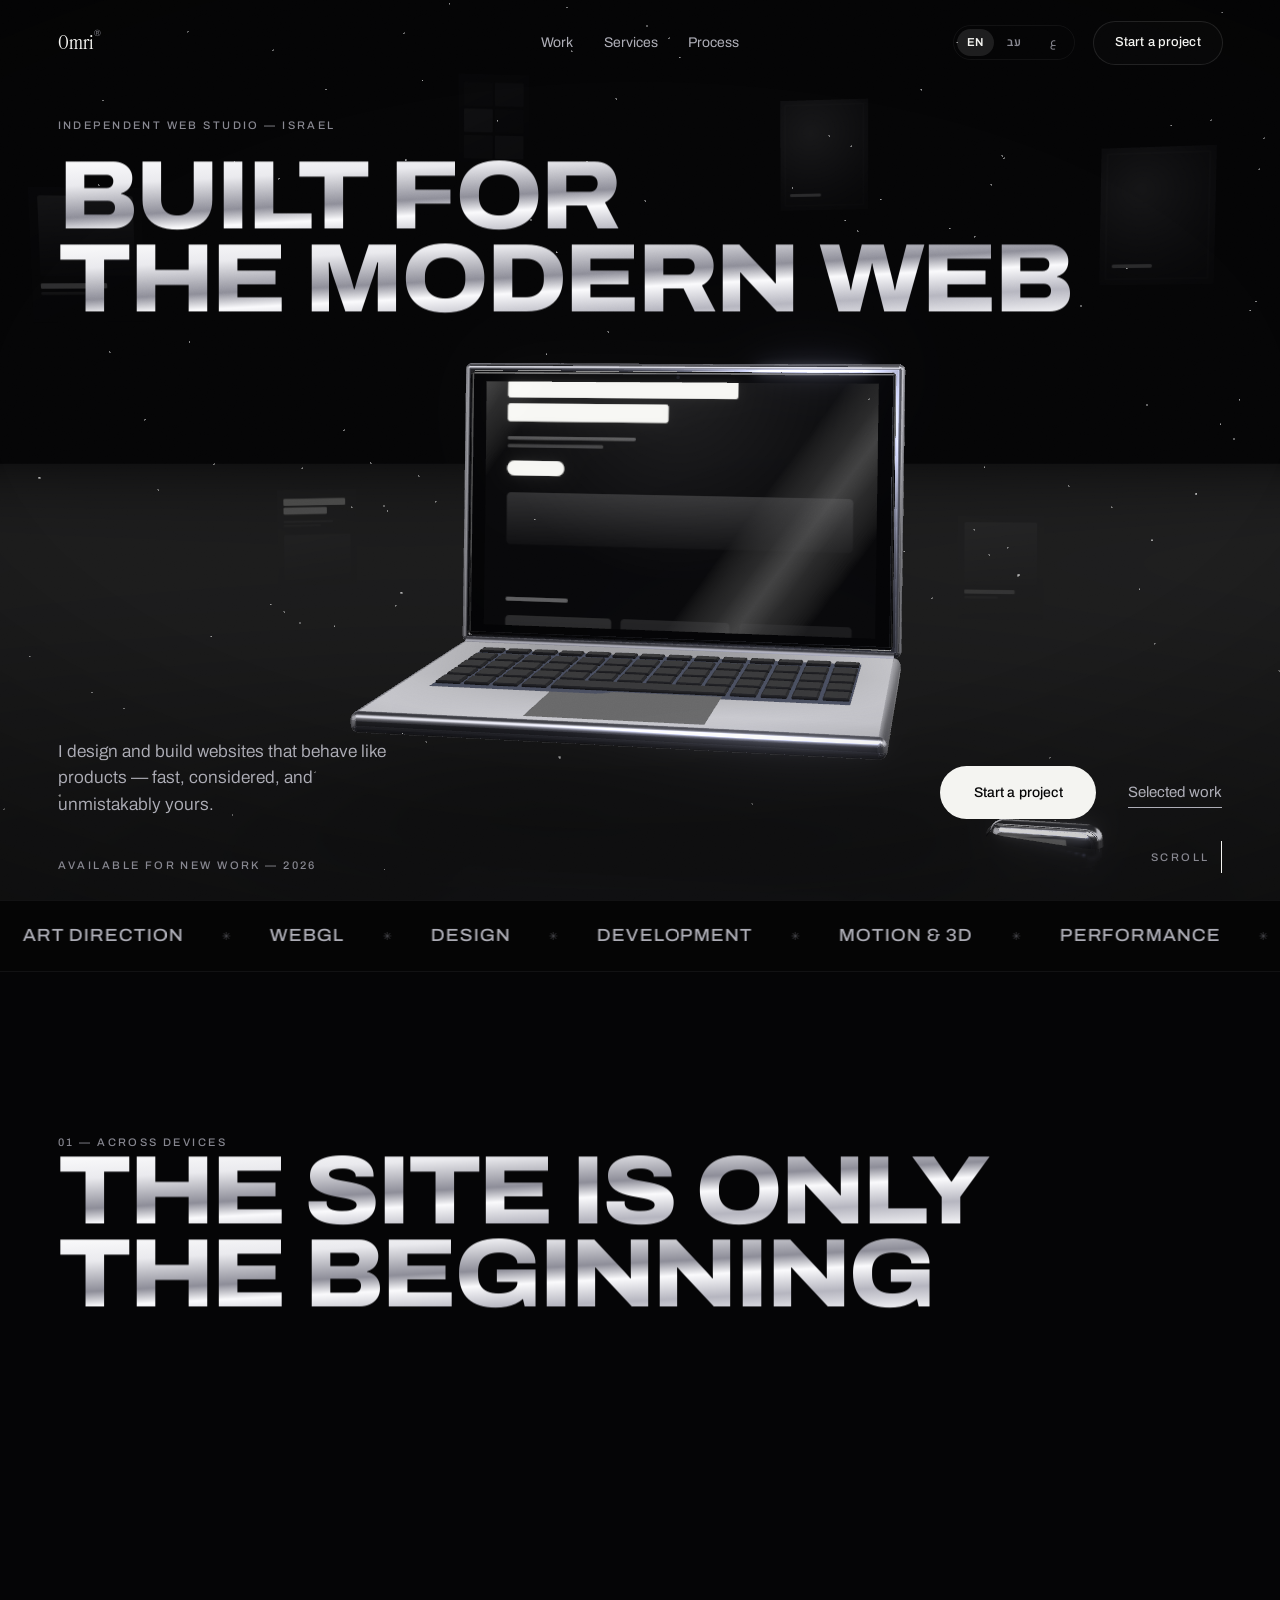
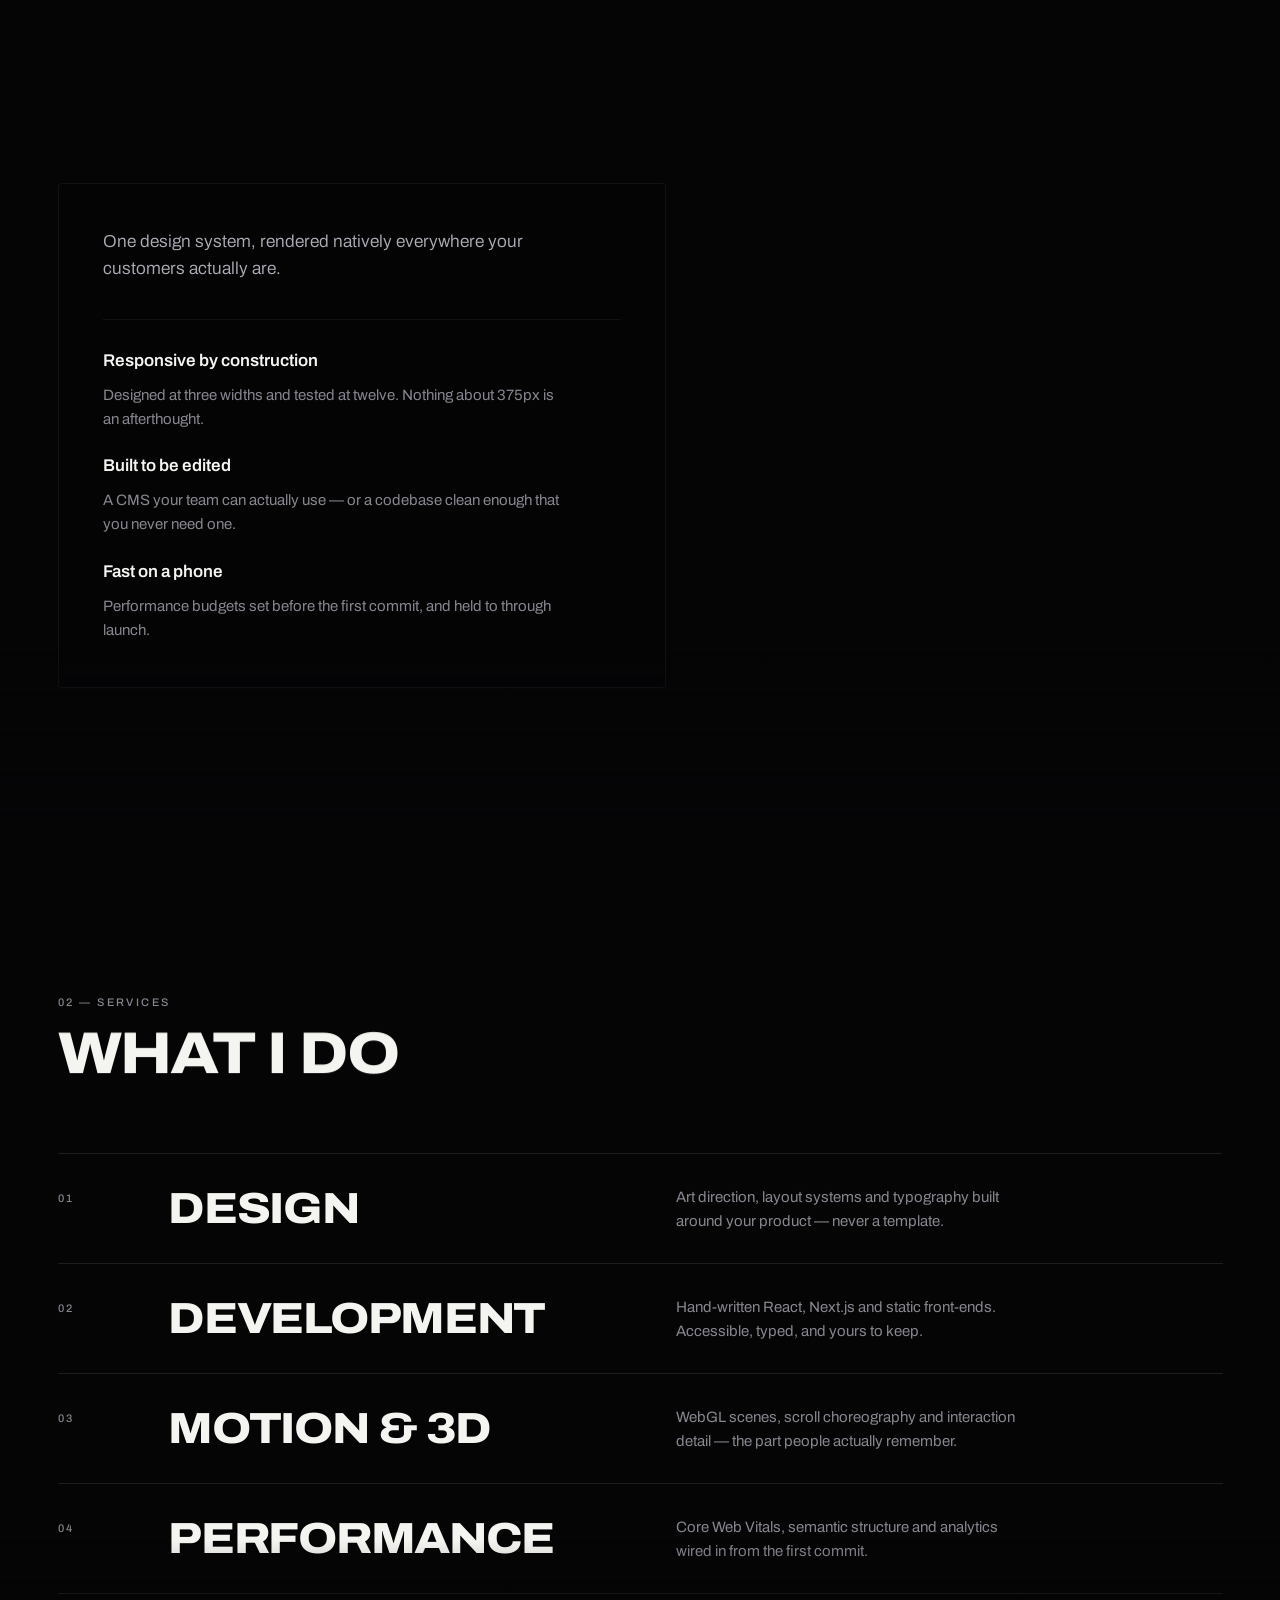
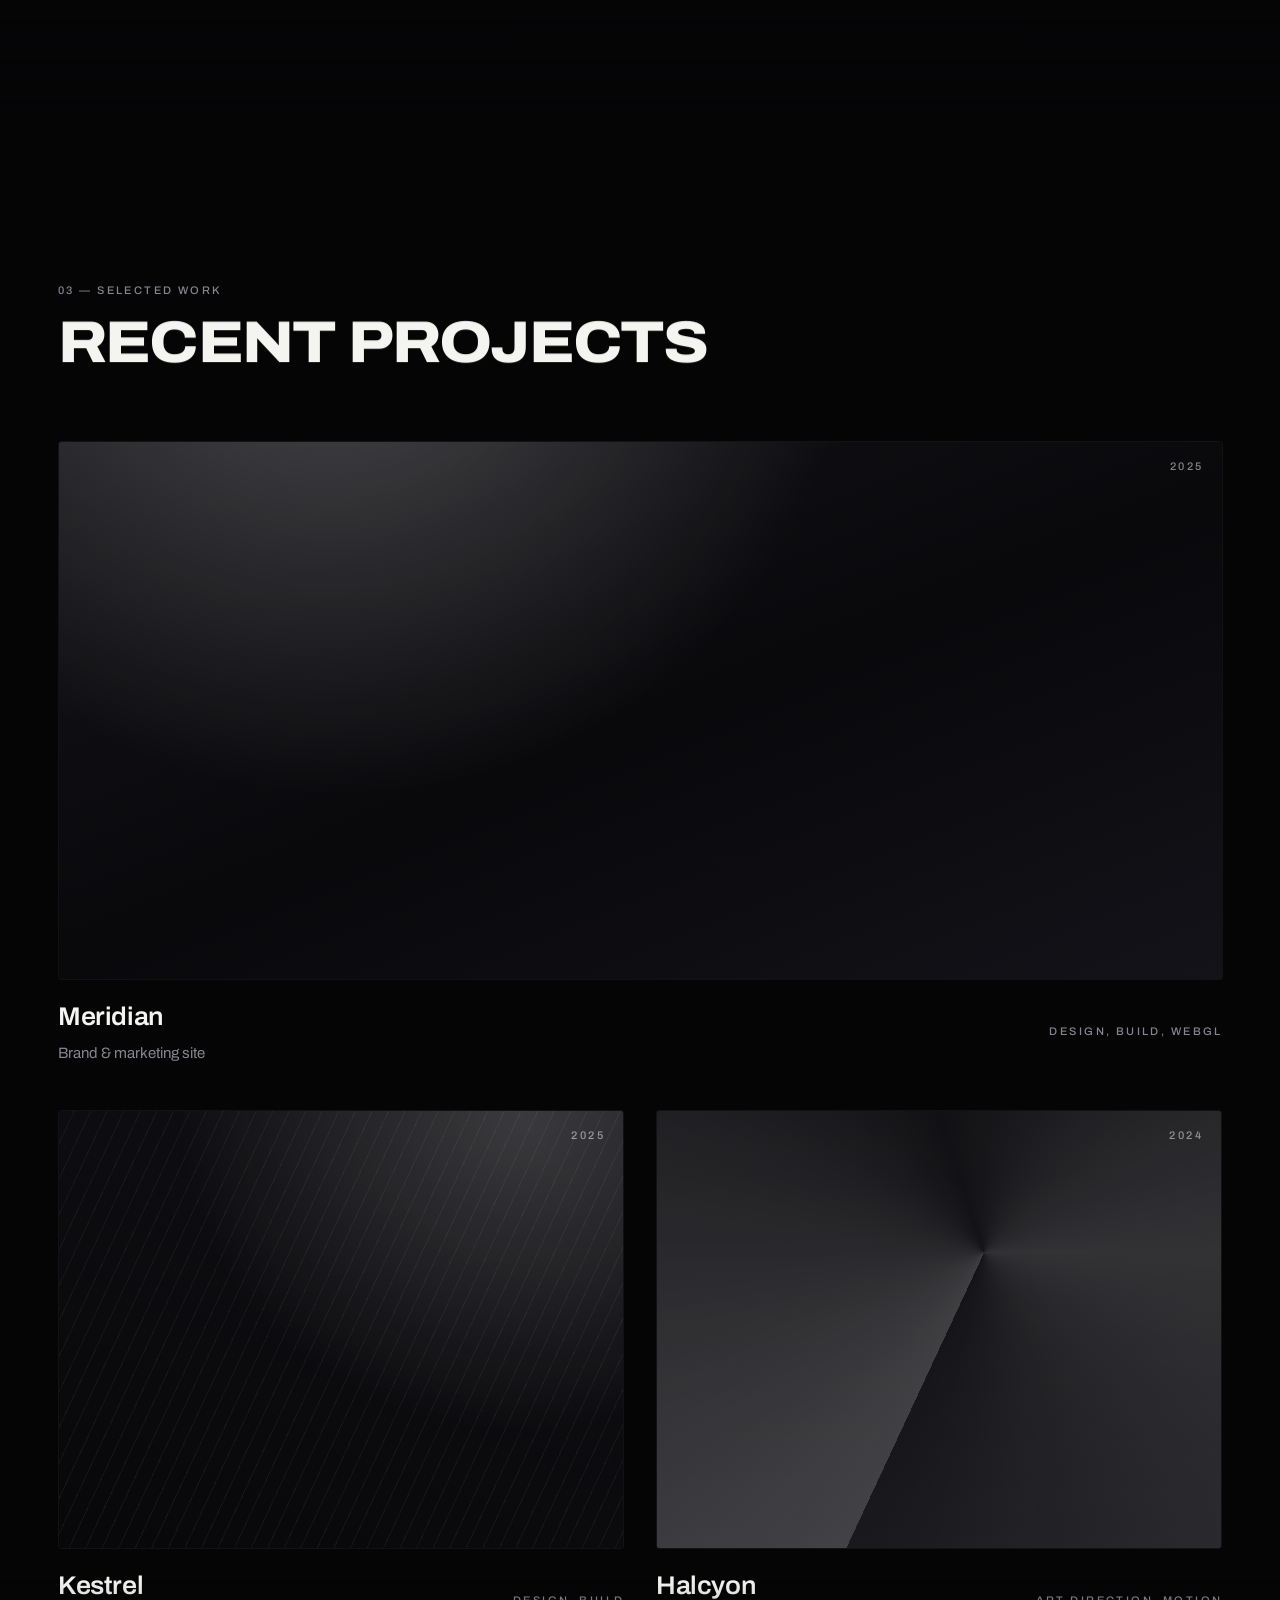
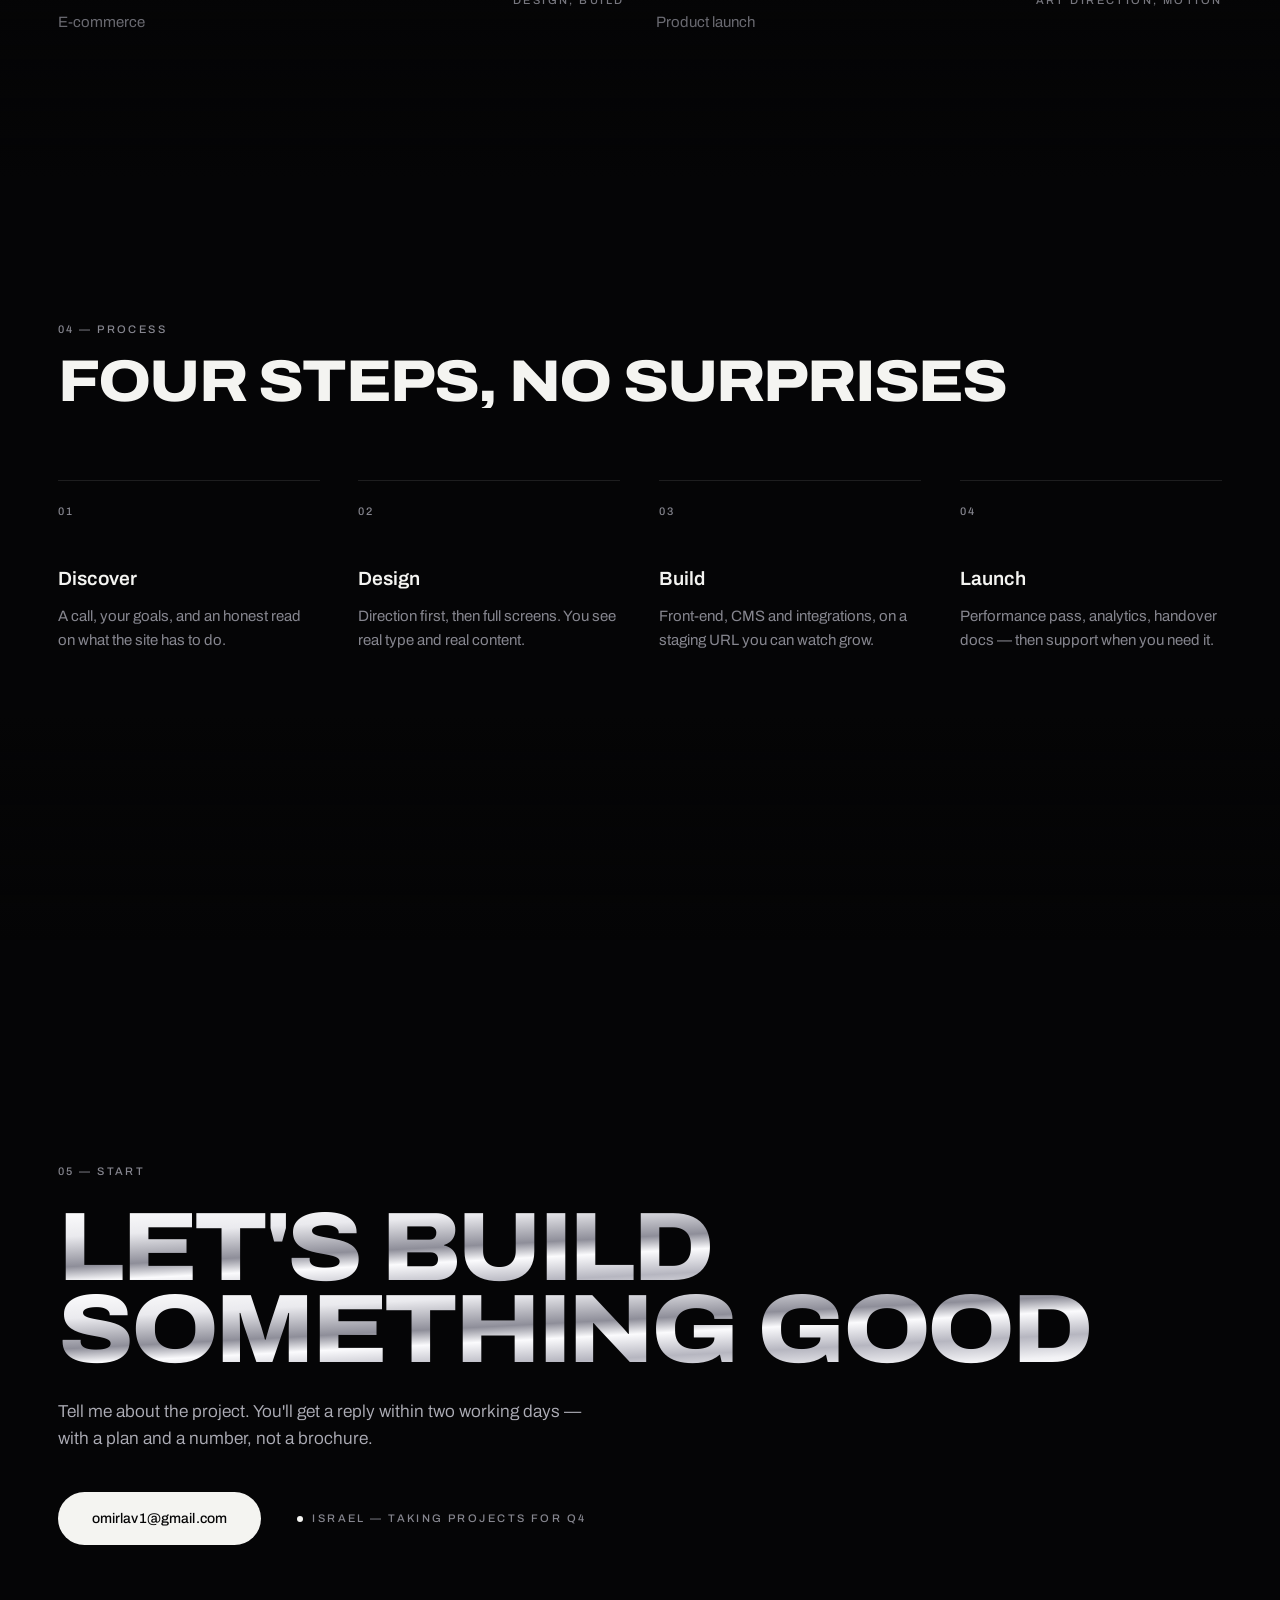
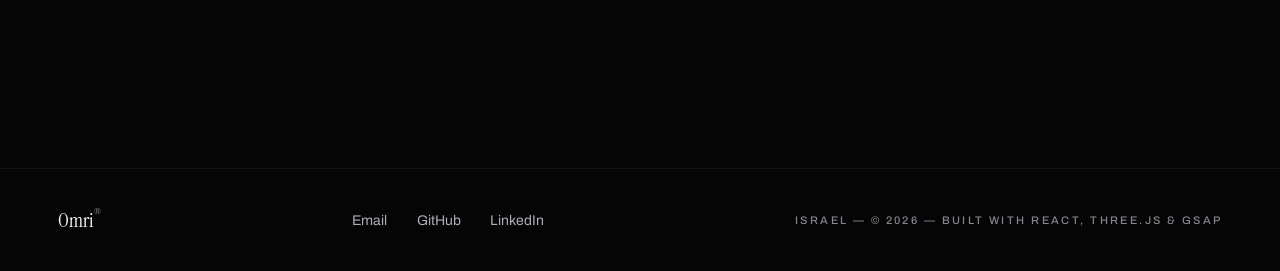
<file: index.html>
<!doctype html>
<html lang="en">
  <head>
    <meta charset="UTF-8" />
    <meta name="viewport" content="width=device-width, initial-scale=1" />
    <meta name="theme-color" content="#050506" />
    <title>Omri — Websites, engineered.</title>
    <meta
      name="description"
      content="Independent web studio based in Israel. Custom websites designed, engineered and animated end to end."
    />
    <link rel="preconnect" href="https://fonts.googleapis.com" />
    <link rel="preconnect" href="https://fonts.gstatic.com" crossorigin />
    <!-- Archivo carries Latin; Heebo and Cairo pick up Hebrew and Arabic by
         glyph fallback, so no per-language family switching is needed. -->
    <link
      href="https://fonts.googleapis.com/css2?family=Archivo:wdth,wght@62..125,100..900&family=Cairo:wght@200..1000&family=Heebo:wght@100..900&family=Instrument+Serif:ital@0;1&display=swap"
      rel="stylesheet"
    />
    <script type="module" crossorigin src="./assets/index-XjfIYHpW.js"></script>
    <link rel="stylesheet" crossorigin href="./assets/index-BobPcqHK.css">
  </head>
  <body>
    <div id="root"></div>
  </body>
</html>
</file>
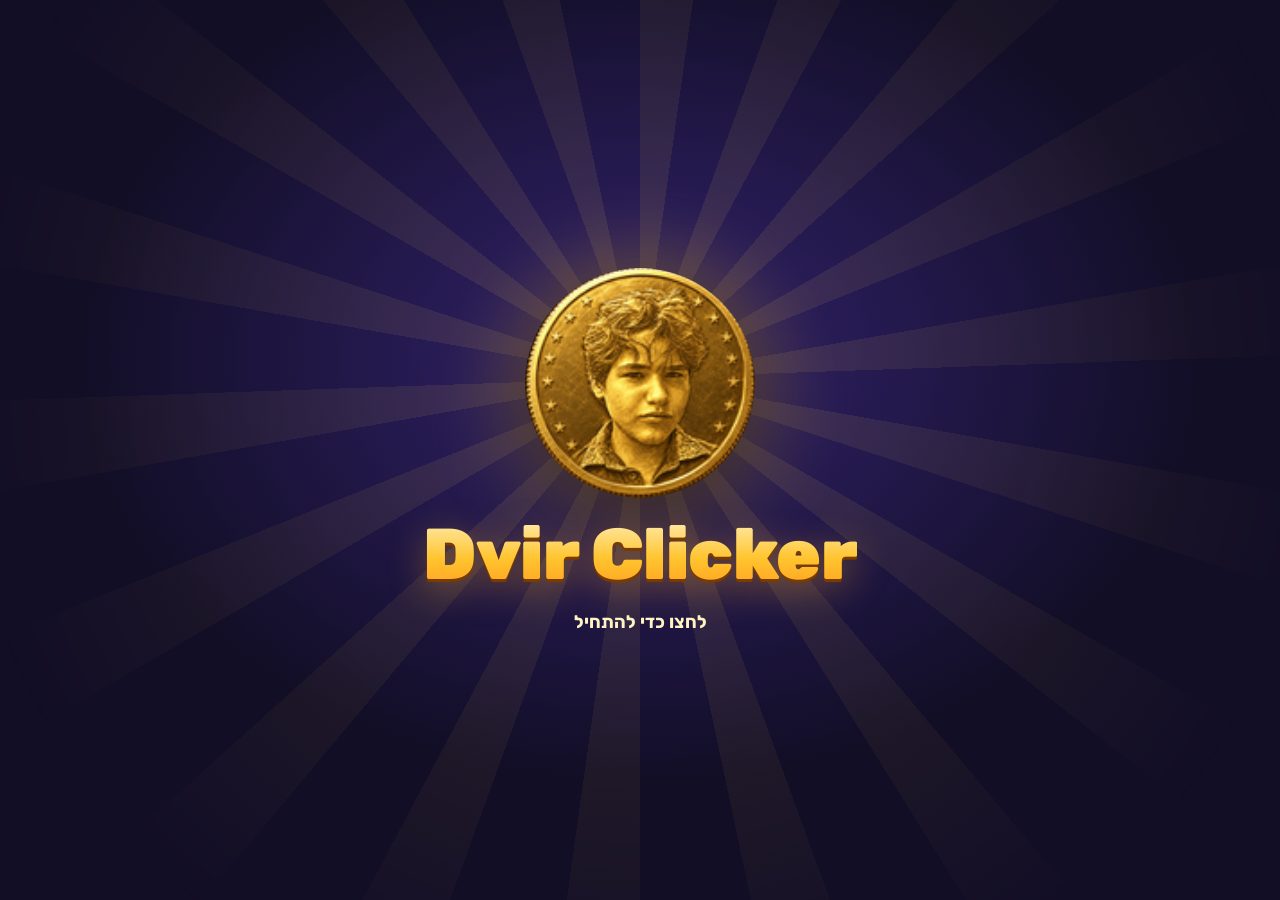
<file: dvir-clicker/index.html>
<!doctype html>
<html lang="he" dir="rtl">
  <head>
    <meta charset="UTF-8" />
    <meta name="viewport" content="width=device-width, initial-scale=1, viewport-fit=cover" />
    <meta name="theme-color" content="#120e26" />
    <meta name="color-scheme" content="dark" />
    <title>Dvir Clicker</title>
    <meta name="description" content="לוחצים על דביר, אוספים דבירים, קונים שדרוגים." />
    <link rel="icon" type="image/png" href="./coin.png" />
    <link rel="preload" href="./fonts/rubik-hebrew.woff2" as="font" type="font/woff2" crossorigin />
    <link rel="stylesheet" href="./css/skins.css" />
    <style>
      /* Rubik (SIL OFL 1.1, see fonts/OFL.txt), variable weight 400-900. */
      @font-face {
        font-family: "Rubik";
        font-weight: 400 900;
        font-display: swap;
        src: url("./fonts/rubik-hebrew.woff2") format("woff2");
        unicode-range: U+0307-0308, U+0590-05FF, U+200C-2010, U+20AA, U+25CC, U+FB1D-FB4F;
      }
      @font-face {
        font-family: "Rubik";
        font-weight: 400 900;
        font-display: swap;
        src: url("./fonts/rubik-latin.woff2") format("woff2");
        unicode-range: U+0000-00FF, U+0131, U+0152-0153, U+02BB-02BC, U+02C6, U+02DA, U+02DC, U+0304, U+0308,
          U+0329, U+2000-206F, U+20AC, U+2122, U+2191, U+2193, U+2212, U+2215, U+FEFF, U+FFFD;
      }

      :root {
        --bg: #120e26;
        --panel: rgba(22, 16, 48, 0.86);
        --panel-2: rgba(255, 255, 255, 0.05);
        --line: rgba(255, 255, 255, 0.1);
        --text: #fff8ec;
        --muted: #b9b1d6;
        --gold: #ffc42e;
        --gold-deep: #ff9a1f;
        --gold-light: #fff3c4;
        --pink: #ff4f8b;
        --cyan: #3ae0ff;
        --green: #7cff6b;
        --violet: #9b7bff;
        --red: #ff5d6c;
        --radius: 20px;
        --dvir-size: min(64vw, 44vh, 420px);
        --ease-out: cubic-bezier(0.22, 1, 0.36, 1);
        --ease-spring: cubic-bezier(0.34, 1.56, 0.64, 1);
      }

      * {
        box-sizing: border-box;
      }

      html,
      body {
        margin: 0;
        height: 100%;
      }

      body {
        background:
          radial-gradient(1200px 800px at 70% 20%, #2a1d63 0%, transparent 60%),
          radial-gradient(900px 700px at 10% 90%, #3b1243 0%, transparent 60%),
          var(--bg);
        color: var(--text);
        font-family: "Rubik", system-ui, sans-serif;
        overflow-x: hidden;
        -webkit-tap-highlight-color: transparent;
        touch-action: manipulation;
        -webkit-user-select: none;
        user-select: none;
      }

      button {
        font: inherit;
        color: inherit;
        -webkit-tap-highlight-color: transparent;
      }

      button:focus-visible {
        outline: 2px solid var(--cyan);
        outline-offset: 2px;
      }

      img {
        -webkit-user-drag: none;
      }

      #bg,
      #fx {
        position: fixed;
        inset: 0;
        width: 100%;
        height: 100%;
        pointer-events: none;
      }

      #bg {
        z-index: 0;
      }

      #fx {
        z-index: 10;
      }

      .app {
        position: relative;
        z-index: 1;
        min-height: 100%;
        display: flex;
        flex-direction: column;
        overflow-x: hidden;
        overflow-x: clip;
        will-change: transform;
      }

      /* ---------- header ---------- */
      .topbar {
        display: flex;
        align-items: center;
        justify-content: space-between;
        gap: 12px;
        padding: 12px 16px 0;
        padding-top: max(12px, env(safe-area-inset-top));
      }

      .logo {
        margin: 0;
        font-size: clamp(24px, 5vw, 38px);
        font-weight: 900;
        letter-spacing: -0.5px;
        direction: ltr;
        background: linear-gradient(180deg, #fff3c4 0%, var(--gold) 55%, var(--gold-deep) 100%);
        -webkit-background-clip: text;
        background-clip: text;
        color: transparent;
        filter: drop-shadow(0 3px 0 #7a3b00) drop-shadow(0 8px 18px rgba(255, 170, 30, 0.35));
        white-space: nowrap;
      }

      .toggles {
        display: flex;
        gap: 6px;
      }

      .toggle {
        width: 42px;
        height: 42px;
        border-radius: 14px;
        border: 1px solid var(--line);
        background: var(--panel-2);
        font-size: 19px;
        cursor: pointer;
        display: grid;
        place-items: center;
        transition: background 0.15s, transform 0.2s var(--ease-spring), opacity 0.2s;
      }

      .toggle:active {
        transform: scale(0.88);
      }

      .toggle[aria-pressed="false"] {
        opacity: 0.4;
        filter: grayscale(1);
      }

      /* ---------- layout ---------- */
      .layout {
        flex: 1;
        display: grid;
        grid-template-columns: 1fr;
        gap: 6px;
        padding: 4px 12px 12px;
        padding-bottom: max(12px, env(safe-area-inset-bottom));
      }

      /* ---------- stage ---------- */
      .stage {
        display: flex;
        flex-direction: column;
        align-items: center;
        justify-content: center;
        gap: 4px;
        min-width: 0;
      }

      .score {
        text-align: center;
      }

      .count {
        display: inline-block;
        font-size: clamp(42px, 10vw, 78px);
        font-weight: 900;
        line-height: 1.02;
        font-variant-numeric: tabular-nums;
        text-shadow: 0 4px 0 rgba(0, 0, 0, 0.35), 0 0 28px rgba(255, 196, 46, 0.35);
        transform-origin: 50% 60%;
        will-change: transform;
      }

      .count.flash-gold {
        animation: countFlash 0.6s var(--ease-out);
      }

      @keyframes countFlash {
        0% {
          color: var(--gold);
          text-shadow: 0 4px 0 rgba(0, 0, 0, 0.35), 0 0 40px rgba(255, 196, 46, 0.9);
        }
      }

      .count-label {
        display: flex;
        align-items: center;
        justify-content: center;
        gap: 6px;
        margin-top: 2px;
        font-size: 17px;
        font-weight: 700;
        color: var(--gold);
      }

      .coin {
        width: 20px;
        height: 20px;
        border-radius: 50%;
        vertical-align: middle;
        filter: drop-shadow(0 1px 2px rgba(0, 0, 0, 0.5));
      }

      .count-label .coin {
        width: 24px;
        height: 24px;
      }

      .rates {
        margin-top: 4px;
        font-size: 13.5px;
        color: var(--muted);
        font-variant-numeric: tabular-nums;
      }

      .rates b {
        color: var(--text);
        font-weight: 700;
      }

      .rates .stars-rate {
        color: #ffe066;
      }

      .rates.boosted b {
        color: var(--gold);
      }

      .clicker {
        --size: var(--dvir-size);
        margin: calc(var(--dvir-size) * 0.1) 0 calc(var(--dvir-size) * 0.06);
        display: grid;
        place-items: center;
      }

      /* Shared by the big clicker and the skin thumbnails (frames restyle these vars). */
      .clicker,
      .skin-preview {
        --fill: radial-gradient(circle at 35% 30%, #ffe48a 0%, #ffc42e 45%, #ff9a1f 100%);
        --ring-inner: #fff3c4;
        --ring-outer: #c46a00;
        --glow: rgba(255, 196, 46, 0.45);
        --rays: rgba(255, 210, 90, 0.2);
        position: relative;
        width: var(--size);
        height: var(--size);
      }

      .skin-preview {
        --size: 64px;
        flex: none;
      }

      .rays {
        position: absolute;
        inset: -28%;
        border-radius: 50%;
        pointer-events: none;
        background: repeating-conic-gradient(from 0deg, var(--rays) 0deg 9deg, transparent 9deg 22.5deg);
        -webkit-mask: radial-gradient(circle, #000 30%, transparent 70%);
        mask: radial-gradient(circle, #000 30%, transparent 70%);
        animation: spin 40s linear infinite;
      }

      .glow {
        position: absolute;
        inset: -6%;
        border-radius: 50%;
        background: radial-gradient(circle, var(--glow), transparent 65%);
        pointer-events: none;
        transition: transform 0.3s var(--ease-out), opacity 0.3s;
      }

      .clicker.boosted .glow {
        transform: scale(1.18);
        animation: glowPulse 0.9s ease-in-out infinite;
      }

      @keyframes glowPulse {
        50% {
          opacity: 0.6;
        }
      }

      @keyframes spin {
        to {
          transform: rotate(360deg);
        }
      }

      .dvir-spin,
      .dvir-body {
        position: relative;
        width: 100%;
        height: 100%;
      }

      .dvir-spin.intro {
        animation: introPop 0.7s var(--ease-spring) both;
      }

      @keyframes introPop {
        0% {
          transform: scale(0.2) rotate(-25deg);
          opacity: 0;
        }
        100% {
          transform: none;
          opacity: 1;
        }
      }

      .dvir-spin.reborn {
        animation: reborn 1.6s cubic-bezier(0.5, 0, 0.2, 1) both;
      }

      @keyframes reborn {
        0% {
          transform: none;
        }
        40% {
          transform: rotate(540deg) scale(0);
          filter: brightness(3);
        }
        58% {
          transform: rotate(540deg) scale(0);
          filter: brightness(3);
        }
        82% {
          transform: rotate(735deg) scale(1.12);
          filter: brightness(1.4);
        }
        100% {
          transform: rotate(720deg) scale(1);
          filter: none;
        }
      }

      @media (hover: hover) {
        .clicker:hover .dvir-body .dvir {
          filter: brightness(1.04);
        }
      }

      .dvir {
        position: relative;
        z-index: 1;
        display: block;
        width: 100%;
        height: 100%;
        padding: 0;
        border: 0;
        border-radius: 50%;
        cursor: pointer;
        background: var(--fill);
        overflow: hidden;
        box-shadow:
          0 0 0 calc(var(--size) * 0.017) var(--ring-inner),
          0 0 0 calc(var(--size) * 0.03) var(--ring-outer),
          0 calc(var(--size) * 0.045) calc(var(--size) * 0.1) rgba(0, 0, 0, 0.55),
          inset 0 calc(var(--size) * -0.03) calc(var(--size) * 0.075) rgba(0, 0, 0, 0.25);
        touch-action: manipulation;
        -webkit-touch-callout: none;
        transition: filter 0.2s;
      }

      .dvir:focus-visible {
        outline: 3px solid var(--cyan);
        outline-offset: calc(var(--size) * 0.045);
      }

      .dvir img {
        width: 100%;
        height: 100%;
        display: block;
        pointer-events: none;
      }

      .accessory {
        position: absolute;
        inset: 0;
        z-index: 3;
        pointer-events: none;
      }

      .accessory svg {
        position: absolute;
        inset: 0;
        width: 100%;
        height: 100%;
        overflow: visible;
      }

      .clicker .accessory.pop {
        animation: accPop 0.5s var(--ease-spring);
      }

      @keyframes accPop {
        0% {
          transform: translateY(-14%) scale(0.6);
          opacity: 0;
        }
      }

      .combo {
        position: absolute;
        top: -6%;
        left: 50%;
        transform: translateX(-50%) scale(0.6);
        z-index: 4;
        padding: 5px 13px;
        border-radius: 999px;
        background: linear-gradient(180deg, var(--pink), #d6286a);
        box-shadow: 0 6px 18px rgba(255, 79, 139, 0.5);
        font-weight: 900;
        font-size: 17px;
        white-space: nowrap;
        opacity: 0;
        transition: opacity 0.2s, transform 0.25s var(--ease-spring);
        pointer-events: none;
      }

      .combo.show {
        opacity: 1;
        transform: translateX(-50%) scale(1);
      }

      .combo.hot {
        background: linear-gradient(180deg, #ffb020, #ff5a1f);
        box-shadow: 0 6px 22px rgba(255, 120, 30, 0.6);
      }

      /* One fixed-height row under Dvir: the hint first, buffs later. No layout jumps. */
      .status-row {
        position: relative;
        height: 30px;
        width: 100%;
        display: flex;
        align-items: center;
        justify-content: center;
      }

      .hint {
        position: absolute;
        margin: 0;
        font-size: 16px;
        font-weight: 700;
        color: var(--muted);
        transition: opacity 0.4s;
        animation: bob 1.6s ease-in-out infinite;
      }

      .hint.gone {
        opacity: 0;
        pointer-events: none;
      }

      @keyframes bob {
        50% {
          transform: translateY(-4px);
        }
      }

      .buffs {
        display: flex;
        gap: 6px;
        justify-content: center;
      }

      .buff {
        position: relative;
        display: flex;
        align-items: center;
        gap: 5px;
        padding: 4px 11px 5px;
        border-radius: 999px;
        font-size: 13px;
        font-weight: 800;
        color: #2b1400;
        background: linear-gradient(180deg, #ffe48a, var(--gold));
        box-shadow: 0 4px 14px rgba(255, 196, 46, 0.45);
        overflow: hidden;
        animation: buffIn 0.4s var(--ease-spring);
        font-variant-numeric: tabular-nums;
      }

      .buff.click {
        color: #fff;
        background: linear-gradient(180deg, #ff7ab0, var(--pink));
        box-shadow: 0 4px 14px rgba(255, 79, 139, 0.5);
      }

      .buff-bar {
        position: absolute;
        right: 0;
        bottom: 0;
        height: 3px;
        background: rgba(0, 0, 0, 0.35);
        width: 100%;
        transform-origin: right;
      }

      @keyframes buffIn {
        0% {
          transform: scale(0.4);
          opacity: 0;
        }
      }

      /* ---------- panel ---------- */
      .panel {
        position: relative;
        display: flex;
        flex-direction: column;
        min-height: 0;
        min-width: 0;
        background: var(--panel);
        border: 1px solid var(--line);
        border-radius: var(--radius);
        box-shadow: 0 20px 50px rgba(0, 0, 0, 0.35);
        overflow: hidden;
      }

      .tabs {
        position: relative;
        display: grid;
        grid-template-columns: repeat(5, 1fr);
        padding: 6px;
        border-bottom: 1px solid var(--line);
        flex: none;
      }

      .tab {
        position: relative;
        z-index: 1;
        display: flex;
        flex-direction: column;
        align-items: center;
        gap: 2px;
        padding: 7px 0 6px;
        border: 0;
        background: none;
        color: var(--muted);
        font-size: 11.5px;
        font-weight: 700;
        border-radius: 14px;
        cursor: pointer;
        transition: color 0.2s;
        min-width: 0;
      }

      .tab-icon {
        font-size: 21px;
        line-height: 1.1;
        transition: transform 0.35s var(--ease-spring);
      }

      .tab.active {
        color: var(--text);
      }

      .tab.active .tab-icon {
        transform: translateY(-1px) scale(1.15);
      }

      .tab-label {
        white-space: nowrap;
      }

      .tab .dot {
        position: absolute;
        top: 4px;
        left: calc(50% + 8px);
        min-width: 10px;
        height: 10px;
        border-radius: 999px;
        background: var(--red);
        box-shadow: 0 0 0 2px rgba(22, 16, 48, 0.9), 0 0 10px rgba(255, 93, 108, 0.8);
        transform: scale(0);
        transition: transform 0.3s var(--ease-spring);
      }

      .tab.has-dot .dot {
        transform: scale(1);
      }

      .tab-indicator {
        position: absolute;
        z-index: 0;
        top: 6px;
        bottom: 6px;
        left: 0;
        border-radius: 14px;
        background: rgba(255, 255, 255, 0.09);
        box-shadow: inset 0 0 0 1px rgba(255, 196, 46, 0.35);
        transition: transform 0.4s var(--ease-out), width 0.4s var(--ease-out);
      }

      .views {
        position: relative;
        flex: 1;
        min-height: 0;
      }

      .view {
        position: absolute;
        inset: 0;
        overflow-y: auto;
        overscroll-behavior: contain;
        padding: 14px;
        opacity: 0;
        visibility: hidden;
        transform: translateY(10px);
        transition:
          opacity 0.2s,
          transform 0.35s var(--ease-out),
          visibility 0s 0.35s;
        scrollbar-width: thin;
        scrollbar-color: rgba(255, 255, 255, 0.15) transparent;
      }

      .view.active {
        opacity: 1;
        visibility: visible;
        transform: none;
        transition:
          opacity 0.25s,
          transform 0.35s var(--ease-out),
          visibility 0s;
      }

      .view-head {
        display: flex;
        align-items: center;
        justify-content: space-between;
        gap: 10px;
        margin-bottom: 12px;
      }

      .view h2 {
        margin: 0;
        font-size: 21px;
        font-weight: 800;
      }

      .view h3 {
        margin: 18px 0 10px;
        font-size: 16px;
        font-weight: 800;
        color: var(--muted);
      }

      .view h3:first-child {
        margin-top: 0;
      }

      .sub {
        margin: -6px 0 12px;
        font-size: 13px;
        color: var(--muted);
      }

      /* Segmented ×1 / ×10 / MAX */
      .seg {
        position: relative;
        display: grid;
        grid-template-columns: repeat(3, 1fr);
        padding: 3px;
        border-radius: 12px;
        background: rgba(0, 0, 0, 0.3);
        border: 1px solid var(--line);
        direction: ltr;
      }

      .seg button {
        position: relative;
        z-index: 1;
        border: 0;
        background: none;
        padding: 9px 13px;
        font-size: 13px;
        font-weight: 800;
        color: var(--muted);
        cursor: pointer;
        transition: color 0.2s;
      }

      .seg button.active {
        color: #2b1400;
      }

      .seg-thumb {
        position: absolute;
        top: 3px;
        bottom: 3px;
        left: 3px;
        width: calc((100% - 6px) / 3);
        border-radius: 9px;
        background: linear-gradient(180deg, #ffe48a, var(--gold));
        transition: transform 0.35s var(--ease-out);
      }

      /* Building + upgrade cards */
      .items,
      .upgrades {
        list-style: none;
        margin: 0;
        padding: 0;
        display: flex;
        flex-direction: column;
        gap: 8px;
      }

      .card {
        position: relative;
        width: 100%;
        display: grid;
        grid-template-columns: 50px 1fr auto;
        align-items: center;
        gap: 12px;
        padding: 9px 12px;
        text-align: start;
        border-radius: 15px;
        border: 1px solid var(--line);
        background: rgba(255, 255, 255, 0.045);
        cursor: pointer;
        overflow: hidden;
        transition:
          background 0.2s,
          border-color 0.2s,
          opacity 0.25s,
          transform 0.15s var(--ease-out);
      }

      .card:not(:disabled):active {
        transform: scale(0.97);
      }

      .card.can {
        border-color: rgba(255, 196, 46, 0.45);
        background: linear-gradient(90deg, rgba(255, 196, 46, 0.1), rgba(255, 255, 255, 0.05));
      }

      /* A light sweep across cards you can afford. */
      .card.can::after {
        content: "";
        position: absolute;
        inset: 0;
        background: linear-gradient(105deg, transparent 35%, rgba(255, 255, 255, 0.12) 50%, transparent 65%);
        transform: translateX(-120%);
        animation: sweep 3.2s ease-in-out infinite;
        pointer-events: none;
      }

      @keyframes sweep {
        60%,
        100% {
          transform: translateX(120%);
        }
      }

      @media (hover: hover) {
        .card:not(:disabled):hover {
          background: rgba(255, 255, 255, 0.1);
        }
      }

      .card:disabled {
        cursor: default;
        opacity: 0.5;
      }

      .card.bought {
        animation: bought 0.45s var(--ease-out);
      }

      @keyframes bought {
        0% {
          background: rgba(124, 255, 107, 0.35);
          transform: scale(1.03);
        }
      }

      .card.deny {
        animation: deny 0.35s;
      }

      @keyframes deny {
        20%,
        60% {
          transform: translateX(-5px);
        }
        40%,
        80% {
          transform: translateX(5px);
        }
      }

      .card-icon {
        position: relative;
        width: 50px;
        height: 50px;
        border-radius: 13px;
        display: grid;
        place-items: center;
        font-size: 28px;
        background: rgba(0, 0, 0, 0.28);
      }

      .tier {
        position: absolute;
        bottom: -4px;
        right: -4px;
        min-width: 20px;
        height: 20px;
        padding: 0 4px;
        border-radius: 999px;
        font-size: 11px;
        font-weight: 900;
        line-height: 20px;
        text-align: center;
        color: #2b1400;
        background: linear-gradient(180deg, #ffe48a, var(--gold));
        box-shadow: 0 2px 6px rgba(0, 0, 0, 0.4);
      }

      .card-name {
        display: block;
        font-weight: 700;
        font-size: 15.5px;
      }

      .card-desc {
        display: block;
        font-size: 12.5px;
        color: var(--muted);
        margin-top: 1px;
      }

      .card-cost {
        display: inline-flex;
        align-items: center;
        gap: 5px;
        margin-top: 3px;
        font-weight: 800;
        font-size: 14px;
        color: var(--gold);
        font-variant-numeric: tabular-nums;
      }

      .card:not(.can) .card-cost {
        color: #ff8a8a;
      }

      .card-cost .amt {
        color: var(--muted);
        font-weight: 700;
        font-size: 12px;
      }

      .card-owned {
        font-size: 26px;
        font-weight: 900;
        color: rgba(255, 255, 255, 0.28);
        min-width: 2ch;
        text-align: center;
        font-variant-numeric: tabular-nums;
      }

      .card-owned.pop {
        animation: ownedPop 0.45s var(--ease-spring);
      }

      @keyframes ownedPop {
        0% {
          transform: scale(1.7);
          color: var(--gold);
        }
      }

      .card.locked .card-icon {
        filter: brightness(0) opacity(0.45);
      }

      .empty {
        margin: 24px 8px;
        text-align: center;
        color: var(--muted);
        font-size: 14px;
        line-height: 1.6;
      }

      .empty b {
        display: block;
        font-size: 34px;
        margin-bottom: 4px;
      }

      /* Achievements */
      .progress {
        height: 10px;
        border-radius: 999px;
        background: rgba(0, 0, 0, 0.35);
        overflow: hidden;
        margin-bottom: 14px;
      }

      .progress > i {
        display: block;
        height: 100%;
        width: 0;
        border-radius: inherit;
        background: linear-gradient(90deg, var(--gold-deep), var(--gold), #fff3c4);
        transition: width 0.6s var(--ease-out);
      }

      .ach-grid {
        display: grid;
        grid-template-columns: repeat(auto-fill, minmax(58px, 1fr));
        gap: 8px;
      }

      .badge {
        position: relative;
        aspect-ratio: 1;
        display: grid;
        place-items: center;
        font-size: 27px;
        border-radius: 14px;
        border: 1px solid var(--line);
        background: rgba(0, 0, 0, 0.25);
        cursor: pointer;
        transition: transform 0.2s var(--ease-spring), border-color 0.2s;
      }

      .badge.got {
        background: radial-gradient(circle at 50% 35%, rgba(255, 196, 46, 0.35), rgba(255, 196, 46, 0.06) 70%);
        border-color: rgba(255, 196, 46, 0.5);
      }

      .badge:not(.got) .b-ico {
        filter: grayscale(1) brightness(0.55);
        opacity: 0.6;
      }

      .badge.selected {
        transform: scale(1.08);
        border-color: var(--cyan);
      }

      .badge.fresh::after {
        content: "";
        position: absolute;
        inset: -3px;
        border-radius: 16px;
        border: 2px solid var(--gold);
        animation: freshRing 1.4s ease-out infinite;
      }

      @keyframes freshRing {
        100% {
          transform: scale(1.18);
          opacity: 0;
        }
      }

      .ach-detail {
        margin-top: 12px;
        padding: 12px 14px;
        border-radius: 14px;
        background: rgba(0, 0, 0, 0.25);
        min-height: 62px;
        font-size: 14px;
        color: var(--muted);
      }

      .ach-detail b {
        display: block;
        color: var(--text);
        font-size: 16px;
        margin-bottom: 2px;
      }

      .stats {
        display: grid;
        grid-template-columns: 1fr 1fr;
        gap: 8px;
      }

      .stat {
        padding: 10px 12px;
        border-radius: 12px;
        background: rgba(0, 0, 0, 0.22);
      }

      .stat span {
        display: block;
        font-size: 12px;
        color: var(--muted);
      }

      .stat b {
        font-size: 16px;
        font-variant-numeric: tabular-nums;
      }

      .reset {
        display: block;
        margin: 18px auto 4px;
        border: 0;
        background: none;
        color: var(--muted);
        font-size: 13px;
        text-decoration: underline;
        cursor: pointer;
        padding: 12px 16px;
      }

      /* Skins */
      .skin-grid {
        display: grid;
        grid-template-columns: repeat(auto-fill, minmax(98px, 1fr));
        gap: 10px;
      }

      .skin-card {
        position: relative;
        display: flex;
        flex-direction: column;
        align-items: center;
        gap: 6px;
        padding: 14px 6px 10px;
        border-radius: 16px;
        border: 1px solid var(--line);
        background: rgba(255, 255, 255, 0.045);
        cursor: pointer;
        transition: transform 0.2s var(--ease-spring), border-color 0.2s, background 0.2s;
      }

      .skin-card:active {
        transform: scale(0.95);
      }

      .skin-card.equipped {
        border-color: var(--gold);
        background: rgba(255, 196, 46, 0.1);
      }

      .skin-card.equipped::before {
        content: "✓";
        position: absolute;
        top: 6px;
        right: 8px;
        width: 20px;
        height: 20px;
        border-radius: 50%;
        background: var(--gold);
        color: #2b1400;
        font-size: 12px;
        font-weight: 900;
        line-height: 20px;
        text-align: center;
      }

      .skin-card.locked .skin-preview {
        filter: grayscale(0.85) brightness(0.6);
      }

      .skin-name {
        font-size: 13.5px;
        font-weight: 700;
      }

      .skin-state {
        display: flex;
        align-items: center;
        gap: 4px;
        min-height: 18px;
        font-size: 11.5px;
        font-weight: 700;
        color: var(--muted);
        text-align: center;
        line-height: 1.3;
      }

      .skin-card.can .skin-state {
        color: var(--gold);
      }

      .skin-preview .dvir {
        cursor: inherit;
        pointer-events: none;
      }

      /* Rebirth */
      .rebirth {
        display: flex;
        flex-direction: column;
        align-items: center;
        text-align: center;
        gap: 6px;
        padding-top: 6px;
      }

      .big-star {
        font-size: 64px;
        line-height: 1;
        filter: drop-shadow(0 0 22px rgba(255, 220, 90, 0.75));
        animation: starFloat 3s ease-in-out infinite;
      }

      @keyframes starFloat {
        50% {
          transform: translateY(-6px) rotate(8deg) scale(1.05);
        }
      }

      .reb-stars {
        font-size: 30px;
        font-weight: 900;
        color: #ffe066;
        font-variant-numeric: tabular-nums;
      }

      .reb-bonus {
        font-size: 14px;
        color: var(--muted);
      }

      .reb-box {
        width: 100%;
        margin-top: 10px;
        padding: 14px;
        border-radius: 16px;
        background: rgba(0, 0, 0, 0.25);
        text-align: start;
      }

      .reb-gain {
        font-size: 17px;
        font-weight: 800;
        margin-bottom: 8px;
      }

      .reb-gain b {
        color: #ffe066;
      }

      .reb-box .progress {
        margin: 6px 0 4px;
      }

      .reb-next {
        font-size: 12.5px;
        color: var(--muted);
      }

      .reb-info {
        width: 100%;
        margin: 10px 0 0;
        padding: 0 4px;
        list-style: none;
        font-size: 13px;
        color: var(--muted);
        text-align: start;
        line-height: 1.8;
      }

      .btn {
        border: 0;
        border-radius: 14px;
        padding: 12px 20px;
        font-size: 16px;
        font-weight: 800;
        cursor: pointer;
        transition: transform 0.15s var(--ease-out), opacity 0.2s, filter 0.2s;
      }

      .btn:active:not(:disabled) {
        transform: scale(0.95);
      }

      .btn:disabled {
        opacity: 0.4;
        cursor: not-allowed;
        filter: grayscale(0.6);
      }

      .btn.primary {
        color: #2b1400;
        background: linear-gradient(180deg, #fff3c4, var(--gold) 60%, var(--gold-deep));
        box-shadow: 0 6px 20px rgba(255, 170, 30, 0.4), inset 0 -3px 0 rgba(150, 70, 0, 0.35);
      }

      .btn.star {
        width: 100%;
        margin-top: 12px;
        color: #1d0b3a;
        background: linear-gradient(180deg, #fff6b0, #ffd84a 50%, #ffb020);
        box-shadow: 0 6px 24px rgba(255, 216, 74, 0.5), inset 0 -3px 0 rgba(150, 90, 0, 0.35);
      }

      .btn.ghost {
        background: rgba(255, 255, 255, 0.08);
        color: var(--text);
      }

      .btn.danger {
        background: linear-gradient(180deg, #ff8a95, var(--red));
        color: #fff;
      }

      /* ---------- overlays ---------- */
      .toast,
      .ach-banner {
        position: fixed;
        top: max(10px, env(safe-area-inset-top));
        left: 0;
        right: 0;
        margin-inline: auto;
        width: max-content;
        max-width: calc(100vw - 24px);
        z-index: 20;
        pointer-events: none;
        transform: translateY(calc(-100% - 60px));
        transition: transform 0.5s var(--ease-spring);
      }

      .toast {
        padding: 9px 16px;
        border-radius: 14px;
        background: linear-gradient(180deg, #fff3c4, var(--gold));
        color: #3a1d00;
        font-weight: 800;
        font-size: 15px;
        line-height: 1.35;
        text-align: center;
        box-shadow: 0 12px 30px rgba(0, 0, 0, 0.45);
      }

      .toast.show,
      .ach-banner.show {
        transform: none;
      }

      .ach-banner {
        z-index: 21;
        display: flex;
        align-items: center;
        gap: 12px;
        min-width: min(300px, calc(100vw - 24px));
        padding: 6px 14px 6px 8px;
        border-radius: 16px;
        background: linear-gradient(135deg, #2c1d5e, #1a1238);
        border: 1px solid rgba(255, 196, 46, 0.55);
        box-shadow: 0 14px 34px rgba(0, 0, 0, 0.5), 0 0 30px rgba(255, 196, 46, 0.2);
        overflow: hidden;
      }

      .ach-banner::after {
        content: "";
        position: absolute;
        inset: 0;
        background: linear-gradient(105deg, transparent 30%, rgba(255, 255, 255, 0.18) 50%, transparent 70%);
        transform: translateX(-120%);
      }

      .ach-banner.show::after {
        animation: sweepOnce 1.1s 0.35s ease-out forwards;
      }

      @keyframes sweepOnce {
        to {
          transform: translateX(120%);
        }
      }

      .ach-banner .a-ico {
        width: 38px;
        height: 38px;
        border-radius: 11px;
        display: grid;
        place-items: center;
        font-size: 22px;
        background: radial-gradient(circle, rgba(255, 196, 46, 0.4), rgba(255, 196, 46, 0.08));
        flex: none;
      }

      .ach-banner b {
        display: block;
        font-size: 14.5px;
        line-height: 1.3;
      }

      .ach-banner b small {
        font-size: inherit;
        color: var(--gold);
      }

      .ach-banner span {
        display: block;
        font-size: 11.5px;
        line-height: 1.3;
        color: var(--muted);
        white-space: nowrap;
        overflow: hidden;
        text-overflow: ellipsis;
      }

      .golden {
        position: fixed;
        top: 0;
        left: 0;
        z-index: 15;
        width: 86px;
        height: 86px;
        margin: -43px 0 0 -43px;
        padding: 0;
        border: 0;
        border-radius: 50%;
        background: none;
        cursor: pointer;
        touch-action: manipulation;
        will-change: transform;
      }

      .golden::before {
        content: "";
        position: absolute;
        inset: -30%;
        border-radius: 50%;
        background: radial-gradient(circle, rgba(255, 225, 120, 0.75), rgba(255, 196, 46, 0.25) 45%, transparent 70%);
        animation: goldenGlow 1.2s ease-in-out infinite;
      }

      .golden img {
        position: relative;
        width: 100%;
        height: 100%;
        display: block;
        border-radius: 50%;
        pointer-events: none;
        filter: drop-shadow(0 6px 12px rgba(0, 0, 0, 0.45));
      }

      @keyframes goldenGlow {
        50% {
          transform: scale(1.15);
          opacity: 0.7;
        }
      }

      .rain-coin {
        position: fixed;
        top: 0;
        left: 0;
        z-index: 14;
        width: 52px;
        height: 52px;
        margin: -26px 0 0 -26px;
        padding: 0;
        border: 0;
        background: none;
        cursor: pointer;
        touch-action: manipulation;
        will-change: transform;
      }

      .rain-coin img {
        width: 100%;
        height: 100%;
        display: block;
        pointer-events: none;
        filter: drop-shadow(0 4px 8px rgba(0, 0, 0, 0.4));
      }

      .modal {
        position: fixed;
        inset: 0;
        z-index: 30;
        display: grid;
        place-items: center;
        padding: 20px;
        background: rgba(8, 5, 20, 0.6);
        -webkit-backdrop-filter: blur(6px);
        backdrop-filter: blur(6px);
        opacity: 0;
        visibility: hidden;
        transition: opacity 0.25s, visibility 0s 0.25s;
      }

      .modal.show {
        opacity: 1;
        visibility: visible;
        transition: opacity 0.25s, visibility 0s;
      }

      .modal-card {
        width: min(360px, 100%);
        padding: 24px 20px 18px;
        border-radius: 24px;
        text-align: center;
        background: linear-gradient(180deg, #2a1d5c, #1a1238);
        border: 1px solid rgba(255, 255, 255, 0.12);
        box-shadow: 0 30px 70px rgba(0, 0, 0, 0.6);
        transform: scale(0.85) translateY(20px);
        transition: transform 0.45s var(--ease-spring);
      }

      .modal.show .modal-card {
        transform: none;
      }

      .modal-icon {
        font-size: 52px;
        line-height: 1;
      }

      .modal-card h3 {
        margin: 10px 0 6px;
        font-size: 21px;
      }

      .modal-card p {
        margin: 0 0 18px;
        color: var(--muted);
        font-size: 14.5px;
        line-height: 1.6;
      }

      .modal-actions {
        display: grid;
        grid-template-columns: 1fr 1fr;
        gap: 10px;
      }

      .flash {
        position: fixed;
        inset: 0;
        z-index: 40;
        pointer-events: none;
        background: radial-gradient(circle at 50% 45%, #fff 0%, #fff6c9 35%, rgba(255, 220, 120, 0) 75%);
        opacity: 0;
      }

      .flash.go {
        animation: flash 1.6s ease-out;
      }

      @keyframes flash {
        15%,
        45% {
          opacity: 1;
        }
        100% {
          opacity: 0;
        }
      }

      .splash {
        position: fixed;
        inset: 0;
        z-index: 50;
        display: flex;
        flex-direction: column;
        align-items: center;
        justify-content: center;
        gap: 14px;
        background:
          radial-gradient(800px 600px at 50% 40%, #33236f 0%, transparent 70%),
          var(--bg);
        cursor: pointer;
        transition: opacity 0.5s, transform 0.6s var(--ease-out), visibility 0s 0.6s;
      }

      .splash.out {
        opacity: 0;
        transform: scale(1.15);
        visibility: hidden;
        pointer-events: none;
      }

      .splash-rays {
        position: absolute;
        width: 140vmax;
        height: 140vmax;
        top: calc(50% - 70vmax - 8vh);
        left: calc(50% - 70vmax);
        background: repeating-conic-gradient(from 0deg, rgba(255, 210, 90, 0.1) 0deg 8deg, transparent 8deg 20deg);
        -webkit-mask: radial-gradient(circle, #000 10%, transparent 55%);
        mask: radial-gradient(circle, #000 10%, transparent 55%);
        animation: spin 50s linear infinite;
        pointer-events: none;
      }

      .splash-coin {
        position: relative;
        width: min(46vw, 230px);
        height: auto;
        border-radius: 50%;
        filter: drop-shadow(0 18px 40px rgba(0, 0, 0, 0.55)) drop-shadow(0 0 40px rgba(255, 196, 46, 0.45));
        animation:
          coinIn 1s var(--ease-spring) both,
          coinFloat 3.2s 1s ease-in-out infinite;
      }

      @keyframes coinIn {
        0% {
          transform: scale(0) rotate(-200deg);
        }
      }

      @keyframes coinFloat {
        50% {
          transform: translateY(-10px) rotate(4deg);
        }
      }

      .splash .logo {
        position: relative;
        font-size: clamp(40px, 11vw, 72px);
        animation: rise 0.8s 0.35s var(--ease-out) both;
      }

      .splash-tap {
        position: relative;
        margin: 0;
        font-size: 18px;
        font-weight: 700;
        color: var(--gold-light);
        animation:
          rise 0.8s 0.6s var(--ease-out) both,
          tapPulse 1.4s 1.4s ease-in-out infinite;
      }

      @keyframes rise {
        0% {
          opacity: 0;
          transform: translateY(24px);
        }
      }

      @keyframes tapPulse {
        50% {
          opacity: 0.45;
          transform: scale(0.96);
        }
      }

      /* ---------- responsive ---------- */
      @media (min-width: 900px) {
        :root {
          --dvir-size: min(38vw, 50vh, 440px);
        }
        .app {
          height: 100vh;
          height: 100dvh;
          min-height: 640px;
          overflow: hidden;
          overflow: clip;
        }
        .layout {
          grid-template-columns: 1fr minmax(360px, 430px);
          grid-template-rows: minmax(0, 1fr);
          min-height: 0;
          padding: 8px 16px 16px;
        }
        .toast,
        .ach-banner {
          left: 452px;
          right: 16px;
          max-width: calc(100vw - 484px);
        }
        .ach-banner {
          top: auto;
          bottom: 22px;
          transform: translateY(calc(100% + 60px));
        }
      }

      /* Phones (portrait): Dvir stays on screen; the panel fills the rest with tabs at the bottom. */
      @media (max-width: 899px) and (orientation: portrait) {
        :root {
          --dvir-size: min(58vw, 29vh, 380px);
        }
        .app {
          height: 100vh;
          height: 100dvh;
          overflow: hidden;
          overflow: clip;
        }
        .layout {
          grid-template-rows: auto minmax(0, 1fr);
          min-height: 0;
        }
        .tabs {
          order: 2;
          border-bottom: 0;
          border-top: 1px solid var(--line);
        }
        .view {
          padding: 12px;
        }
        .ach-banner {
          top: auto;
          bottom: calc(max(12px, env(safe-area-inset-bottom)) + 6px);
          transform: translateY(calc(100% + 60px));
        }
        .card {
          grid-template-columns: 44px 1fr auto;
          gap: 10px;
          padding: 8px 10px;
        }
        .card-icon {
          width: 44px;
          height: 44px;
          font-size: 25px;
        }
      }

      @media (max-width: 899px) and (orientation: portrait) and (max-height: 760px) {
        :root {
          --dvir-size: min(50vw, 25vh, 300px);
        }
        .topbar {
          padding-top: max(8px, env(safe-area-inset-top));
        }
        .logo {
          font-size: 22px;
        }
        .toggle {
          width: 38px;
          height: 38px;
          font-size: 17px;
        }
        .count {
          font-size: 36px;
        }
        .count-label {
          font-size: 15px;
        }
        .rates {
          margin-top: 1px;
          font-size: 12.5px;
        }
        .clicker {
          margin: calc(var(--dvir-size) * 0.08) 0 calc(var(--dvir-size) * 0.03);
        }
        .status-row {
          height: 26px;
        }
        .view-head {
          margin-bottom: 8px;
        }
        .view h2 {
          font-size: 18px;
        }
        .tab {
          padding: 5px 0 4px;
        }
        .tab-icon {
          font-size: 19px;
        }
      }

      /* Landscape phones and other short, narrow screens: just scroll the page. */
      @media (max-width: 899px) and (orientation: landscape) {
        .views {
          height: 70vh;
          min-height: 320px;
        }
      }

      @media (prefers-reduced-motion: reduce) {
        .rays,
        .hint,
        .splash-rays,
        .splash-coin,
        .big-star,
        .card.can::after,
        .golden::before,
        .clicker.boosted .glow {
          animation: none;
        }
        .dvir-spin.reborn {
          animation-duration: 0.01s;
        }
      }
    </style>
  </head>
  <body>
    <canvas id="bg" aria-hidden="true"></canvas>

    <div class="app" id="app">
      <header class="topbar">
        <h1 class="logo">Dvir Clicker</h1>
        <div class="toggles">
          <button class="toggle" id="musicToggle" aria-pressed="true" title="מוזיקה" aria-label="מוזיקה">🎵</button>
          <button class="toggle" id="soundToggle" aria-pressed="true" title="צלילים" aria-label="צלילים">🔊</button>
          <button class="toggle" id="vibeToggle" aria-pressed="true" title="רטט" aria-label="רטט" hidden>📳</button>
        </div>
      </header>

      <main class="layout">
        <section class="stage">
          <div class="score">
            <div class="count" id="count">0</div>
            <div class="count-label"><img class="coin" src="./coin.png" alt="" />דבירים</div>
            <div class="rates" id="rates">
              <b id="perClick">1</b> ללחיצה · <b id="perSec">0</b> לשנייה<span id="starsRate" hidden>
                · <b class="stars-rate">⭐ <span id="starsCount">0</span></b></span>
            </div>
          </div>

          <div class="clicker frame-gold" id="clicker">
            <div class="rays"></div>
            <div class="glow"></div>
            <div class="combo" id="combo"></div>
            <div class="dvir-spin" id="dvirSpin">
              <div class="dvir-body" id="dvirBody">
                <button class="dvir" id="dvir" aria-label="ללחוץ על דביר">
                  <img src="./dvir.webp" alt="" width="720" height="720" draggable="false" />
                </button>
                <div class="accessory" id="accessory"></div>
              </div>
            </div>
          </div>

          <div class="status-row">
            <p class="hint" id="hint">לחצו על דביר! 👆</p>
            <div class="buffs" id="buffs" aria-live="polite"></div>
          </div>
        </section>

        <section class="panel">
          <nav class="tabs" id="tabs" role="tablist">
            <button class="tab active" data-tab="shop" role="tab" aria-selected="true">
              <span class="tab-icon">🛒</span><span class="tab-label">חנות</span><span class="dot"></span>
            </button>
            <button class="tab" data-tab="upgrades" role="tab" aria-selected="false">
              <span class="tab-icon">⚡</span><span class="tab-label">שדרוגים</span><span class="dot"></span>
            </button>
            <button class="tab" data-tab="achievements" role="tab" aria-selected="false">
              <span class="tab-icon">🏆</span><span class="tab-label">הישגים</span><span class="dot"></span>
            </button>
            <button class="tab" data-tab="skins" role="tab" aria-selected="false">
              <span class="tab-icon">🎨</span><span class="tab-label">סקינים</span><span class="dot"></span>
            </button>
            <button class="tab" data-tab="rebirth" role="tab" aria-selected="false">
              <span class="tab-icon">🌟</span><span class="tab-label">לידה מחדש</span><span class="dot"></span>
            </button>
            <span class="tab-indicator" id="tabIndicator"></span>
          </nav>

          <div class="views">
            <div class="view active" id="view-shop" role="tabpanel">
              <div class="view-head">
                <h2>חנות</h2>
                <div class="seg" id="buyAmount" role="group" aria-label="כמות לקנייה">
                  <button data-amt="1">×1</button><button data-amt="10">×10</button><button data-amt="max">MAX</button>
                  <span class="seg-thumb"></span>
                </div>
              </div>
              <ul class="items" id="items"></ul>
            </div>

            <div class="view" id="view-upgrades" role="tabpanel">
              <div class="view-head"><h2>שדרוגים</h2></div>
              <p class="sub">קנייה אחת, השפעה לתמיד (עד לידה מחדש).</p>
              <ul class="upgrades" id="upgrades"></ul>
              <p class="empty" id="upgradesEmpty" hidden><b>🔧</b>אין שדרוגים זמינים כרגע.<br />קונים עוד מבנים בחנות כדי לפתוח חדשים!</p>
            </div>

            <div class="view" id="view-achievements" role="tabpanel">
              <div class="view-head">
                <h2>הישגים</h2>
                <span class="sub" id="achSummary" style="margin: 0"></span>
              </div>
              <div class="progress"><i id="achProgress"></i></div>
              <div class="ach-grid" id="achGrid"></div>
              <div class="ach-detail" id="achDetail">לחצו על הישג כדי לראות איך משיגים אותו.</div>
              <h3>סטטיסטיקות</h3>
              <div class="stats" id="stats"></div>
              <button class="reset" id="reset">איפוס כל ההתקדמות</button>
            </div>

            <div class="view" id="view-skins" role="tabpanel">
              <h3>מסגרות</h3>
              <div class="skin-grid" id="frameGrid"></div>
              <h3>אביזרים</h3>
              <div class="skin-grid" id="accGrid"></div>
            </div>

            <div class="view" id="view-rebirth" role="tabpanel">
              <div class="rebirth">
                <div class="big-star">🌟</div>
                <div class="reb-stars"><span id="rebStars">0</span> כוכבים</div>
                <div class="reb-bonus" id="rebBonus">כל כוכב נותן +10% לייצור וללחיצות, לתמיד.</div>
                <div class="reb-box">
                  <div class="reb-gain">בלידה מחדש תקבלו: <b id="rebGain">0 ⭐</b></div>
                  <div class="progress"><i id="rebProgress"></i></div>
                  <div class="reb-next" id="rebNext"></div>
                  <button class="btn star" id="rebirthBtn" disabled>✨ לידה מחדש</button>
                </div>
                <ul class="reb-info">
                  <li>🔄 מתאפס: דבירים, מבנים ושדרוגים.</li>
                  <li>💛 נשאר: כוכבים, הישגים וסקינים.</li>
                  <li>🚀 עם הכוכבים מתקדמים הרבה יותר מהר.</li>
                </ul>
              </div>
            </div>
          </div>
        </section>
      </main>
    </div>

    <canvas id="fx" dir="ltr" aria-hidden="true"></canvas>
    <div id="goldenLayer"></div>
    <div class="toast" id="toast" role="status" aria-live="polite"></div>
    <div class="ach-banner" id="achBanner" role="status" aria-live="polite"></div>

    <div class="modal" id="modal" role="dialog" aria-modal="true" aria-labelledby="modalTitle">
      <div class="modal-card">
        <div class="modal-icon" id="modalIcon"></div>
        <h3 id="modalTitle"></h3>
        <p id="modalText"></p>
        <div class="modal-actions">
          <button class="btn ghost" id="modalCancel">ביטול</button>
          <button class="btn primary" id="modalOk">אישור</button>
        </div>
      </div>
    </div>

    <div class="flash" id="flash"></div>

    <div class="splash" id="splash">
      <div class="splash-rays"></div>
      <img class="splash-coin" src="./coin.png" alt="" />
      <h1 class="logo">Dvir Clicker</h1>
      <p class="splash-tap">לחצו כדי להתחיל</p>
    </div>

    <script src="./js/data.js"></script>
    <script src="./js/audio.js"></script>
    <script src="./js/background.js"></script>
    <script src="./js/skins.js"></script>
    <script src="./js/game.js"></script>
  </body>
</html>
</file>
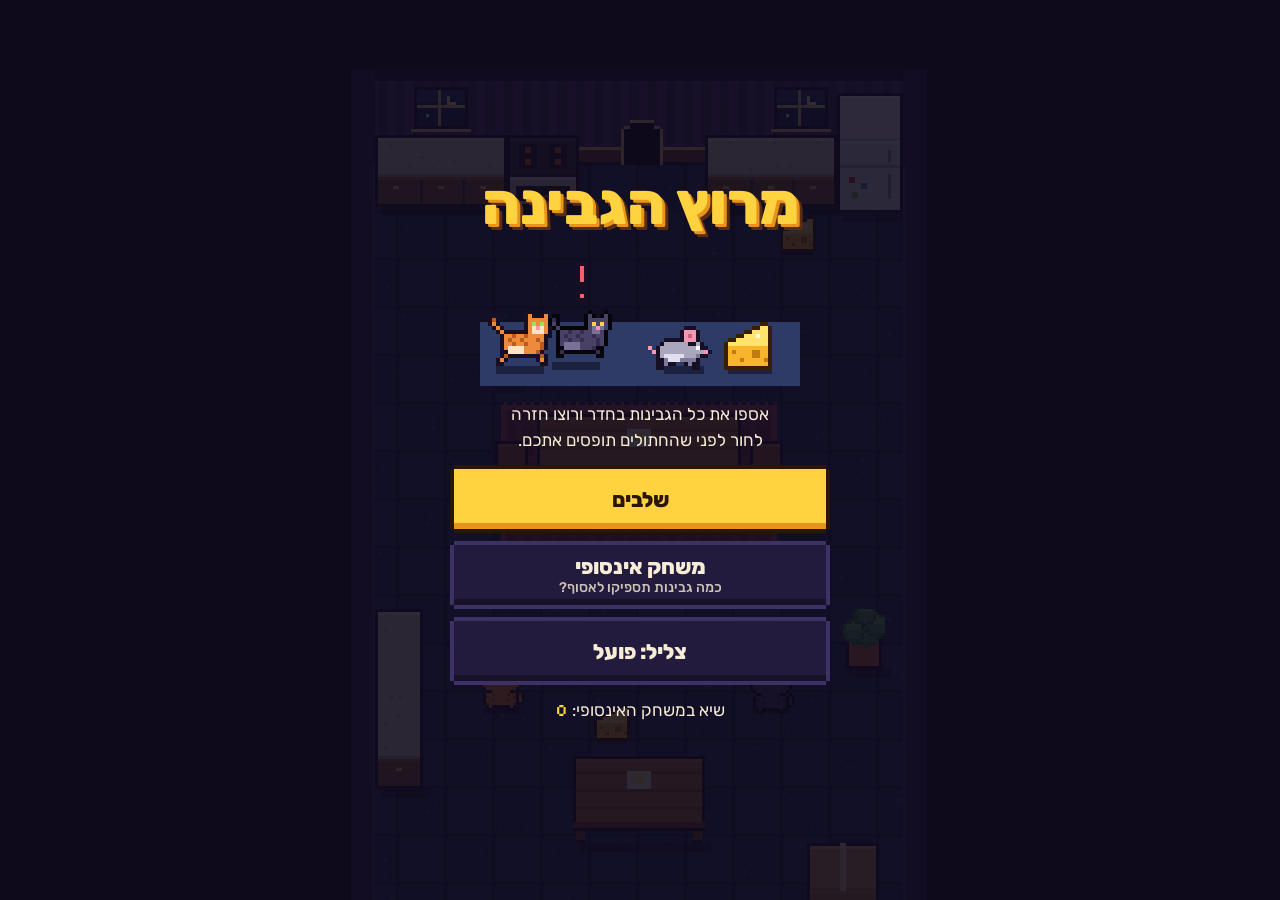
<file: mouse-game/index.html>
<!doctype html>
<html lang="he" dir="rtl">
<head>
<meta charset="utf-8">
<meta name="viewport" content="width=device-width, initial-scale=1, viewport-fit=cover">
<title>מרוץ הגבינה</title>
<link rel="preconnect" href="https://fonts.googleapis.com">
<link rel="preconnect" href="https://fonts.gstatic.com" crossorigin>
<link rel="stylesheet" href="https://fonts.googleapis.com/css2?family=Rubik:wght@400;500;700;800&family=Silkscreen&display=swap">
<style>
/* Layout: a full-screen portrait phone game. The pixel room fills the screen behind a thin HUD,
   a floating joystick appears under the thumb, and menus sit in a centered panel.
   Deliberately single-theme: the game always takes place in a house at night. */
:root {
  color-scheme: dark;
  --night: #120e22;
  --panel: #231b3d;
  --line: #3d3166;
  --ink: #f7ecd6;
  --muted: #b3a9d3;
  --cheese: #ffd23f;
  --cheese-deep: #e8931c;
  --wood-dark: #2a1606;
  --danger: #ff5d6c;
  --display: "Rubik", "Heebo", "Arial Hebrew", system-ui, sans-serif;
  --digits: "Silkscreen", ui-monospace, "Courier New", monospace;
}
[hidden] { display: none !important; }
html, body { height: 100%; }
body {
  margin: 0;
  background: var(--night);
  color: var(--ink);
  font-family: var(--display);
  font-size: 16px;
  overflow: hidden;
  overscroll-behavior: none;
  -webkit-tap-highlight-color: transparent;
}
#app {
  position: fixed;
  inset: 0;
  overflow: hidden;
  touch-action: none;
  -webkit-user-select: none;
  user-select: none;
  -webkit-touch-callout: none;
}
#view {
  position: absolute;
  left: 0;
  top: 0;
  image-rendering: pixelated;
  image-rendering: crisp-edges;
}
button { font-family: var(--display); cursor: pointer; touch-action: manipulation; }
button:focus-visible { outline: 3px solid var(--cheese); outline-offset: 4px; }

/* ---------- HUD ---------- */
.hud {
  position: absolute;
  inset-inline: 0;
  top: 0;
  box-sizing: border-box;
  padding: calc(env(safe-area-inset-top, 0px) + 10px) 14px 14px;
  display: flex;
  align-items: center;
  gap: 12px;
  background: linear-gradient(rgb(12 9 24 / 0.88), rgb(12 9 24 / 0.55) 70%, rgb(12 9 24 / 0));
  pointer-events: none;
  font-variant-numeric: tabular-nums;
}
.hud button { pointer-events: auto; }
.square-btn {
  flex: none;
  width: 46px;
  height: 46px;
  display: grid;
  place-items: center;
  border: 0;
  padding: 0;
  color: var(--ink);
  background: var(--panel);
  box-shadow: 0 -3px 0 var(--line), 0 3px 0 var(--line), -3px 0 0 var(--line), 3px 0 0 var(--line);
}
.square-btn svg { width: 22px; height: 22px; shape-rendering: crispEdges; }
.hud-label {
  flex: 1;
  min-width: 0;
  font-weight: 800;
  font-size: 18px;
  white-space: nowrap;
  overflow: hidden;
  text-overflow: ellipsis;
}
.chip {
  flex: none;
  display: flex;
  align-items: center;
  gap: 6px;
  padding: 4px 10px 4px 8px;
  background: rgb(35 27 61 / 0.9);
  box-shadow: 0 -2px 0 var(--line), 0 2px 0 var(--line), -2px 0 0 var(--line), 2px 0 0 var(--line);
}
.chip img { width: 28px; height: 25px; image-rendering: pixelated; }
.chip b {
  font-family: var(--digits);
  font-weight: 400;
  font-size: 18px;
  direction: ltr;
  color: var(--cheese);
}
.chip.done b { color: #9be15d; }
.hearts { flex: none; display: flex; gap: 3px; }
.hearts img { width: 24px; height: 21px; image-rendering: pixelated; }

.trap-btn {
  position: absolute;
  right: 18px;
  bottom: calc(env(safe-area-inset-bottom, 0px) + 34px);
  width: 82px;
  height: 82px;
  border: 0;
  padding: 0;
  display: grid;
  place-items: center;
  background: var(--panel);
  box-shadow: 0 -4px 0 var(--cheese), 0 4px 0 var(--cheese), -4px 0 0 var(--cheese), 4px 0 0 var(--cheese), inset 0 -6px 0 #171129;
}
.trap-btn:active { transform: translateY(2px); }
.trap-btn img { width: 52px; height: 46px; image-rendering: pixelated; }
.trap-btn .count {
  position: absolute;
  top: -12px;
  left: -12px;
  min-width: 28px;
  height: 28px;
  display: grid;
  place-items: center;
  font-family: var(--digits);
  font-size: 16px;
  color: var(--wood-dark);
  background: var(--cheese);
  box-shadow: 0 0 0 3px var(--wood-dark);
}
.trap-btn .cap {
  position: absolute;
  bottom: -28px;
  inset-inline: -20px;
  font-size: 14px;
  font-weight: 700;
  color: var(--ink);
  text-shadow: 0 1px 0 #000, 0 0 4px #000;
}

/* ---------- Floating joystick ---------- */
.joy {
  position: absolute;
  width: 120px;
  height: 120px;
  margin: -60px 0 0 -60px;
  border-radius: 50%;
  background: rgb(255 255 255 / 0.07);
  box-shadow: 0 0 0 3px rgb(255 255 255 / 0.35), inset 0 0 24px rgb(0 0 0 / 0.35);
  pointer-events: none;
}
.knob {
  position: absolute;
  left: 50%;
  top: 50%;
  width: 56px;
  height: 56px;
  margin: -28px 0 0 -28px;
  border-radius: 50%;
  background: rgb(255 210 63 / 0.9);
  box-shadow: inset 0 -5px 0 var(--cheese-deep), 0 0 0 3px var(--wood-dark);
}

/* ---------- Hints and toasts ---------- */
.toast {
  position: absolute;
  top: calc(env(safe-area-inset-top, 0px) + 80px);
  inset-inline: 0;
  margin-inline: auto;
  width: max-content;
  max-width: calc(100% - 40px);
  padding: 8px 18px;
  text-align: center;
  font-weight: 800;
  font-size: 18px;
  color: var(--wood-dark);
  background: var(--cheese);
  box-shadow: 0 -3px 0 var(--wood-dark), 0 3px 0 var(--wood-dark), -3px 0 0 var(--wood-dark), 3px 0 0 var(--wood-dark);
  pointer-events: none;
  opacity: 0;
  transform: translateY(-8px);
  transition: opacity 160ms, transform 160ms steps(3);
}
.toast.show { opacity: 1; transform: none; }
.toast.cold { background: #9fd8ff; }
.toast.hot { background: #ff8a5c; }
.toast.good { background: #9be15d; }
.hint {
  position: absolute;
  inset-inline: 0;
  bottom: calc(env(safe-area-inset-bottom, 0px) + 150px);
  display: flex;
  flex-direction: column;
  align-items: center;
  gap: 14px;
  pointer-events: none;
  font-weight: 800;
  font-size: 20px;
  text-align: center;
  text-shadow: 0 2px 0 #000, 0 0 8px #000;
}
.hint .finger {
  width: 26px;
  height: 26px;
  border-radius: 50%;
  background: rgb(255 255 255 / 0.85);
  box-shadow: 0 0 0 6px rgb(255 255 255 / 0.25);
  animation: drag 1.6s ease-in-out infinite;
}
@keyframes drag {
  0%, 100% { transform: translate(-40px, 0); }
  50% { transform: translate(40px, -20px); }
}

/* ---------- Menus ---------- */
.overlay {
  position: absolute;
  inset: 0;
  display: grid;
  place-items: center;
  box-sizing: border-box;
  padding: calc(env(safe-area-inset-top, 0px) + 24px) 20px calc(env(safe-area-inset-bottom, 0px) + 24px);
  background: rgb(14 10 28 / 0.86);
  overflow: auto;
  touch-action: pan-y;
}
.panel {
  width: min(100%, 380px);
  display: flex;
  flex-direction: column;
  align-items: center;
  gap: 16px;
  text-align: center;
}
.logo {
  margin: 0;
  font-weight: 800;
  font-size: clamp(40px, 13vw, 58px);
  line-height: 1;
  color: var(--cheese);
  text-shadow: 3px 3px 0 var(--cheese-deep), 6px 6px 0 #5a2d12;
  text-wrap: balance;
}
.panel h2 {
  margin: 0;
  font-weight: 800;
  font-size: 34px;
  line-height: 1.1;
  color: var(--cheese);
  text-shadow: 3px 3px 0 #5a2d12;
  text-wrap: balance;
}
.panel h2.bad { color: var(--danger); text-shadow: 3px 3px 0 #4a1020; }
.panel p { margin: 0; font-size: 17px; line-height: 1.5; color: var(--ink); text-wrap: balance; }
.panel p.muted { color: var(--muted); font-size: 15px; }
.hero { width: 100%; max-width: 320px; image-rendering: pixelated; }
.stack { width: 100%; display: flex; flex-direction: column; gap: 16px; padding-inline: 4px; box-sizing: border-box; }
.btn {
  width: 100%;
  min-height: 60px;
  border: 0;
  font-weight: 800;
  font-size: 21px;
  color: var(--wood-dark);
  background: var(--cheese);
  box-shadow: 0 -4px 0 var(--wood-dark), 0 4px 0 var(--wood-dark), -4px 0 0 var(--wood-dark), 4px 0 0 var(--wood-dark), inset 0 -6px 0 var(--cheese-deep);
}
.btn:active { transform: translateY(2px); }
.btn.alt {
  color: var(--ink);
  background: var(--panel);
  box-shadow: 0 -4px 0 var(--line), 0 4px 0 var(--line), -4px 0 0 var(--line), 4px 0 0 var(--line), inset 0 -6px 0 #171129;
}
.btn small { display: block; font-weight: 500; font-size: 14px; opacity: 0.8; }
.row { display: flex; gap: 16px; width: 100%; padding-inline: 4px; box-sizing: border-box; }
.row .btn { flex: 1; min-width: 0; }
.best { font-size: 15px; color: var(--muted); }
.best b { font-family: var(--digits); font-weight: 400; color: var(--cheese); direction: ltr; unicode-bidi: isolate; }
.levels {
  width: 100%;
  display: grid;
  grid-template-columns: repeat(5, minmax(0, 1fr));
  gap: 12px;
  padding: 4px;
  box-sizing: border-box;
}
.lvl {
  aspect-ratio: 0.8;
  border: 0;
  padding: 0;
  display: flex;
  flex-direction: column;
  align-items: center;
  justify-content: center;
  gap: 6px;
  color: var(--ink);
  background: var(--panel);
  box-shadow: 0 -3px 0 var(--line), 0 3px 0 var(--line), -3px 0 0 var(--line), 3px 0 0 var(--line), inset 0 -5px 0 #171129;
}
.lvl .n { font-family: var(--digits); font-size: 24px; line-height: 1; }
.lvl.locked { color: #5a5078; background: #1a1430; box-shadow: 0 -3px 0 #2a2248, 0 3px 0 #2a2248, -3px 0 0 #2a2248, 3px 0 0 #2a2248; }
.lvl.next {
  background: #3a2e12;
  box-shadow: 0 -3px 0 var(--cheese), 0 3px 0 var(--cheese), -3px 0 0 var(--cheese), 3px 0 0 var(--cheese), inset 0 -5px 0 #241a08;
}
.stars { display: flex; gap: 1px; direction: ltr; }
.stars img { width: 13px; height: 14px; image-rendering: pixelated; }
.rooms { display: flex; gap: 8px 16px; flex-wrap: wrap; justify-content: center; font-size: 14px; color: var(--muted); }
.big-stars { display: flex; gap: 10px; direction: ltr; }
.big-stars img { width: 63px; height: 70px; image-rendering: pixelated; }
.big-stars img.pop { animation: pop 380ms steps(4) both; }
@keyframes pop { from { transform: scale(0.2); opacity: 0; } to { transform: none; opacity: 1; } }
.stats { display: flex; gap: 28px; justify-content: center; }
.stats div { display: flex; flex-direction: column; align-items: center; gap: 2px; }
.stats span { font-size: 14px; color: var(--muted); }
.stats b { font-family: var(--digits); font-weight: 400; font-size: 26px; direction: ltr; }
@media (prefers-reduced-motion: reduce) {
  .toast, .big-stars img.pop, .hint .finger { transition: none; animation: none; }
}
</style>
</head>
<body>
<div id="app" dir="rtl" lang="he">
  <canvas id="view" aria-label="החדר"></canvas>
  <div class="joy" id="joy" hidden><div class="knob" id="knob"></div></div>

  <header class="hud" id="hud" hidden>
    <button class="square-btn" id="pauseBtn" type="button" aria-label="השהיה">
      <svg viewBox="0 0 10 10" aria-hidden="true"><g fill="currentColor"><rect x="2" y="2" width="2" height="6"/><rect x="6" y="2" width="2" height="6"/></g></svg>
    </button>
    <span class="hud-label" id="hudLabel"></span>
    <div class="chip" id="cheeseChip"><img data-icon="cheese" alt=""><b id="cheeseText">0/5</b></div>
    <div class="hearts" id="hearts" aria-label="חיים"></div>
  </header>

  <button class="trap-btn" id="trapBtn" type="button" aria-label="הנחת מלכודת" hidden>
    <img id="trapIcon" alt="">
    <span class="count" id="trapCount">1</span>
    <span class="cap" id="trapCap">דבש</span>
  </button>

  <div class="hint" id="hint" hidden><div class="finger"></div><span>גררו את האצבע כדי לרוץ</span></div>
  <div class="toast" id="toast" aria-live="polite"></div>

  <div class="overlay" id="overlay">
    <section class="panel" id="menuScreen">
      <h1 class="logo">מרוץ הגבינה</h1>
      <img class="hero" id="hero" alt="">
      <p>אספו את כל הגבינות בחדר ורוצו חזרה לחור לפני שהחתולים תופסים אתכם.</p>
      <div class="stack">
        <button class="btn" id="playBtn" type="button">שלבים</button>
        <button class="btn alt" id="endlessBtn" type="button">משחק אינסופי<small>כמה גבינות תספיקו לאסוף?</small></button>
        <button class="btn alt" id="soundBtn" type="button" aria-pressed="false">צליל: פועל</button>
      </div>
      <p class="best">שיא במשחק האינסופי: <b id="bestMenu">0</b></p>
    </section>

    <section class="panel" id="levelsScreen" hidden>
      <h2>בחרו שלב</h2>
      <div class="levels" id="levelGrid"></div>
      <p class="muted">מטבח, סלון ומזווה. כל שלב קשה יותר מהקודם.</p>
      <div class="stack"><button class="btn alt" id="levelsBack" type="button">חזרה</button></div>
    </section>

    <section class="panel" id="pauseScreen" hidden>
      <h2>הפסקה</h2>
      <div class="stack">
        <button class="btn" id="resumeBtn" type="button">המשיכו</button>
        <button class="btn alt" id="restartBtn" type="button">התחילו מחדש</button>
        <button class="btn alt" id="quitBtn" type="button">יציאה</button>
      </div>
    </section>

    <section class="panel" id="winScreen" hidden>
      <h2>הגעתם הביתה!</h2>
      <div class="big-stars" id="winStars"></div>
      <div class="stats">
        <div><span>זמן</span><b id="winTime">0</b></div>
        <div><span>חיים</span><b id="winLives">3</b></div>
      </div>
      <p class="muted" id="winTip"></p>
      <div class="stack">
        <button class="btn" id="nextBtn" type="button">לשלב הבא</button>
      </div>
      <div class="row">
        <button class="btn alt" id="winRetry" type="button">שוב</button>
        <button class="btn alt" id="winLevels" type="button">שלבים</button>
      </div>
    </section>

    <section class="panel" id="loseScreen" hidden>
      <h2 class="bad">החתולים תפסו אתכם</h2>
      <p id="loseText"></p>
      <div class="stack">
        <button class="btn" id="loseRetry" type="button">נסו שוב</button>
        <button class="btn alt" id="loseLevels" type="button">שלבים</button>
      </div>
    </section>

    <section class="panel" id="overScreen" hidden>
      <h2 class="bad">החתולים תפסו אתכם</h2>
      <div class="stats">
        <div><span>ניקוד</span><b id="overScore">0</b></div>
        <div><span>גבינות</span><b id="overCheese">0</b></div>
        <div><span>שיא</span><b id="overBest">0</b></div>
      </div>
      <p id="overText"></p>
      <div class="stack">
        <button class="btn" id="overAgain" type="button">שחקו שוב</button>
        <button class="btn alt" id="overMenu" type="button">לתפריט</button>
      </div>
    </section>
  </div>
</div>

<script>
(() => {
'use strict';

// ============================================================
// Basics
// ============================================================
const WW = 192, WH = 320;                 // room size in game pixels
const WALL_TOP = 32, WALL_SIDE = 8, WALL_BOTTOM = 8;
const MIN_X = WALL_SIDE, MAX_X = WW - WALL_SIDE, MIN_Y = WALL_TOP, MAX_Y = WH - WALL_BOTTOM;
const STEP = 1 / 120;
const OUT = '#170f24';

const $ = (id) => document.getElementById(id);
const canvas = $('view');
const ctx = canvas.getContext('2d');
const reduceMotion = window.matchMedia('(prefers-reduced-motion: reduce)').matches;
const clamp = (v, a, b) => (v < a ? a : v > b ? b : v);
const rand = (a, b) => a + Math.random() * (b - a);
const pick = (arr) => arr[Math.floor(Math.random() * arr.length)];

const store = {
  get(k, d) { try { const v = localStorage.getItem(k); return v === null ? d : JSON.parse(v); } catch (e) { return d; } },
  set(k, v) { try { localStorage.setItem(k, JSON.stringify(v)); } catch (e) { /* storage unavailable */ } },
};

function seeded(seed) {
  let s = seed >>> 0 || 1;
  return () => {
    s = (Math.imul(s ^ (s >>> 15), 2246822519) + 0x9e3779b9) >>> 0;
    s ^= s >>> 13;
    return (s >>> 0) / 4294967296;
  };
}
function hash(x, y, s) {
  let h = (x * 374761393 + y * 668265263 + (s | 0) * 1442695041) | 0;
  h = Math.imul(h ^ (h >>> 13), 1274126177);
  return ((h ^ (h >>> 16)) >>> 0) / 4294967296;
}
function newCanvas(w, h) {
  const c = document.createElement('canvas');
  c.width = Math.max(1, w); c.height = Math.max(1, h);
  const g = c.getContext('2d');
  g.imageSmoothingEnabled = false;
  return [c, g];
}

// ============================================================
// Sprites (pixel strings; front and back views are mirrored halves)
// ============================================================
function sym(halves, patches) {
  const rows = halves.map((h) => (h + [...h].reverse().join('')).split(''));
  for (const [r, c, ch] of patches || []) rows[r][c] = ch;
  return rows.map((r) => r.join(''));
}
function withRows(base, repl) {
  const out = base.slice();
  for (const [i, row] of Object.entries(repl)) out[i] = row;
  return out;
}

const MOUSE_SIDE = [
  '................', '................', '................', '................', '................',
  '.........kkk....', '........kpppk...', '........kpPpk...', '....kkkkkpppk...', '...kggggggkkgk..',
  '..kgggggggggwek.', 'p.kgggggggggggpk', '.pkglllllgggGkk.', '..kkGlllGGGGk...', '...kkGkkkkGkk...', '....kk...kk.....',
];
const MOUSE_SIDE2 = withRows(MOUSE_SIDE, { 10: 'p.kgggggggggwek.', 11: '.pkgggggggggggpk', 12: '..kglllllgggGkk.', 14: '..kkGkk..kGkk...', 15: '..kk.......kk...' });
const MOUSE_HIT = withRows(MOUSE_SIDE, { 10: '..kggggggggkgkk.', 11: 'p.kgggggggggkgpk' });
const MOUSE_DOWN = sym(
  ['........', '........', '..kkk...', '.kpppk..', '.kpPpk..', '.kpppkkk', '..kkgggg', '..kggwgg', '..kggegg', '..kglggp', '...kgggg', '..kgglll', '..kgglll', '..kgglll', '...kgkkk', '....kk..'],
  [[11, 15, 'p'], [12, 15, 'p'], [13, 14, 'p']]);
const MOUSE_UP = sym(
  ['........', '........', '..kkk...', '.kgggk..', '.kgGgk..', '.kgggkkk', '..kkgggg', '..kggggg', '..kggggg', '..kgGggg', '...kgggg', '..kggggg', '..kggggg', '..kgGggg', '...kgkkk', '....kk..'],
  [[13, 8, 'P'], [14, 8, 'p'], [15, 8, 'p'], [15, 9, 'p']]);
const stepA = (rows) => withRows(rows, { 15: rows[15].slice(0, 8) + '........' });
const stepB = (rows) => withRows(rows, { 15: '........' + rows[15].slice(8) });

const CAT_SIDE = [
  '................', '..........k...k.', '.kk......kok.kok', 'kOk......koooook', 'kok......koyoyok', '.kok.....kocncok',
  '..kokkkkkkocccok', '...kooOooOooookk', '...koOooOoooOok.', '...kooOooOoooOk.', '...koccccooooOk.', '...kkccccoooOk..',
  '....kOkkkkkkOk..', '....kok....kok..', '....kk.....kk...', '................',
];
const CAT_SIDE2 = withRows(CAT_SIDE, { 12: '...kOkkkkkkkkOk.', 13: '..kok.......kok.', 14: '..kk.........kk.' });
const CAT_CROUCH = withRows(CAT_SIDE, {
  1: '................', 2: '..........k...k.', 3: '.kk......kok.kok', 4: 'kOk......koooook', 5: 'kok......koyoyok',
  6: '.kokkkkkkkocncok', 7: '..kooOooOooccok.', 8: '..koOooOoooOook.', 9: '..kooOooOoooOok.', 10: '..koccccooooOok.',
  11: '..kkccccoooOkk..', 12: '..kOkkkkkkkkOk..', 13: '..kk........kk..', 14: '................',
});
const CAT_TAIL = [[9, 14, 'k'], [10, 14, 'O'], [10, 15, 'k'], [11, 14, 'o'], [11, 15, 'k'], [12, 14, 'o'], [12, 15, 'k'], [13, 14, 'k']];
const CAT_DOWN = sym(
  ['........', '.kk.....', '.knk....', '.knokkkk', '.kooooOo', '.kooyooo', '.kookooo', '.koocccn', '..kocccc', '...kkooo', '..kooocc', '..kooocc', '..kOoocc', '..kooooo', '...kcckk', '....kk..'],
  CAT_TAIL);
const CAT_UP = sym(
  ['........', '.kk.....', '.kok....', '.kookkkk', '.kooooOo', '.koOoooo', '.kooooOo', '.koooooo', '..kooooo', '...kkooo', '..kooOoo', '..kOoooo', '..kooOoo', '..kOoooo', '...kokkk', '....kk..'],
  CAT_TAIL);

const ITEM_ART = {
  cheese: ['................', '................', '................', '...........kk...', '.........kkyyk..', '.......kkyyyyk..', '.....kkyyywyyk..', '...kkyyyyyyyyk..', '..kyyyyyyyyyyk..', '..kYYYYYYYYYYk..', '..kYhYYYYhhYYk..', '..kYYYYYYhhYYk..', '..kYYYhYYYYYhk..', '..kYYYYYYYYYYk..', '..kkkkkkkkkkkk..', '................'],
  chili: ['................', '..........kk....', '.........kvk....', '........kvvk....', '.......kvvvvk...', '......krkvvk....', '.....krRrkk.....', '....krRrrk......', '...krRrrk.......', '..krRrrrk.......', '..krrrrk........', '..krrrk.........', '...krk..........', '....k...........', '................', '................'],
  yarn: ['................', '................', '................', '.....kkkkk......', '....kbbBbbk.....', '...kbBbbbBbk....', '..kbbBbbBbbbk...', '..kBbbBbbbBbk...', '..kbBbbbBbbBk...', '..kbbBbBbbBbk...', '...kbBbbBbbk....', '....kbbbBbk.k...', '.....kkkkk.kbk..', '............kbk.', '.............k..', '................'],
  honey: ['................', '................', '.....kkkkkk.....', '....kwrwwrwk....', '....krwrrwrk....', '.....kkkkkk.....', '.....khhhhk.....', '....khHhhhhk....', '...khHhhhhhhk...', '...khHhhhhhhk...', '...khhhhhhhhk...', '...khhhhhhhhk...', '....khhhhhhk....', '.....kkkkkk.....', '................', '................'],
  banana: ['................', '................', '.......kk.......', '......kddk......', '......kbbk......', '.....kbyybk.....', '....kbyyyybk....', '...kbbyyyybbk...', '..kbbkyyyykbbk..', '.kbbk.kyyk.kbbk.', '.kdk..kbbk..kdk.', '..k...kbbk...k..', '......kddk......', '.......kk.......', '................', '................'],
  heart: ['................', '................', '................', '...kk....kk.....', '..krrk..krrk....', '.krwrrkkrrrrk...', '.krrrrrrrrrrk...', '.krrrrrrrrrrk...', '..krrrrrrrrk....', '...krrrrrrk.....', '....krrrrk......', '.....krrk.......', '......kk........', '................', '................', '................'],
};
const PUDDLE = ['................', '....kkkkkkk.....', '..kkhhhhhhhkk...', '.khhHHhhhhhhhk..', '.khhhhhhhHhhhhk.', '..khhhhhhhhhhk..', '...kkkhhhhkkk...', '......kkkk......'];
const HEART_ICON = ['.kk...kk.', 'krrk.krrk', 'krwrkrrrk', 'krrrrrrrk', '.krrrrrk.', '..krrrk..', '...krk...', '....k....'];
const STAR = ['....k....', '...kyk...', '...kyk...', 'kkkyyykkk', 'kyyywyyyk', '.kyyyyyk.', '..kyyyk..', '.kyyYyyk.', '.kyk.kyk.', '.kk...kk.'];

const PAL = {
  mouse: { k: OUT, g: '#aaa6be', G: '#7f7a97', l: '#e2def0', p: '#f596b4', P: '#c95f82', w: '#ffffff', e: OUT },
  cheese: { k: '#3a1d08', y: '#ffe36b', Y: '#f7b52c', h: '#c07a12', w: '#fffbe0' },
  gold: { k: '#3a1d08', y: '#fffbd0', Y: '#ffd23f', h: '#e39a00', w: '#ffffff' },
  chili: { k: '#2a0a0a', r: '#e2362b', R: '#ff8a6a', v: '#5fc24a' },
  yarn: { k: '#2b0f22', b: '#ff78b4', B: '#c7477f' },
  honey: { k: '#3a1d08', h: '#f0a020', H: '#ffd878', w: '#f2ecd8', r: '#e2362b' },
  banana: { k: '#3a2a08', b: '#ffd23f', y: '#fff2a0', d: '#6b4a2e' },
  heart: { k: '#2b0a12', r: '#ff4f64', w: '#ffc2cb' },
  star: { k: '#3a1d08', y: '#ffd23f', Y: '#f09a1f', w: '#fffbe0' },
  starOff: { k: '#2a2440', y: '#4a4166', Y: '#3a3350', w: '#5a5275' },
};
const CATS = [
  { name: "ג'ינג'י", pal: { k: OUT, o: '#ee8a3c', O: '#b95a21', c: '#fde5c4', y: '#9be15d', n: '#f596b4' } },
  { name: 'פחם', pal: { k: '#07050c', o: '#4a4166', O: '#352d4d', c: '#7a7199', y: '#ffd23f', n: '#f596b4' } },
  { name: 'עשן', pal: { k: OUT, o: '#9aa3b5', O: '#6f7789', c: '#eceff5', y: '#5ec8e8', n: '#f596b4' } },
  { name: 'מנומרת', pal: { k: OUT, o: '#f6eee0', O: '#dc7f2a', c: '#ffffff', y: '#7cc4ff', n: '#f596b4' } },
  { name: 'שוקו', pal: { k: OUT, o: '#8a5a3c', O: '#5e3a24', c: '#e8c9a8', y: '#ffb13b', n: '#f596b4' } },
];

function makeSprite(rows, pal) {
  const w = Math.max(...rows.map((r) => r.length));
  const [c, g] = newCanvas(w, rows.length);
  rows.forEach((r, y) => {
    for (let x = 0; x < r.length; x++) {
      const col = pal[r[x]];
      if (col) { g.fillStyle = col; g.fillRect(x, y, 1, 1); }
    }
  });
  return c;
}
function flip(src) {
  const [c, g] = newCanvas(src.width, src.height);
  g.translate(src.width, 0); g.scale(-1, 1); g.drawImage(src, 0, 0);
  return c;
}
function charSet(side, side2, down, up, pal, extra) {
  const r = [makeSprite(side, pal), makeSprite(side2, pal)];
  const set = {
    right: r, left: r.map(flip),
    down: [makeSprite(down, pal), makeSprite(stepA(down), pal), makeSprite(stepB(down), pal)],
    up: [makeSprite(up, pal), makeSprite(stepA(up), pal), makeSprite(stepB(up), pal)],
  };
  for (const [k, rows] of Object.entries(extra || {})) { const s = makeSprite(rows, pal); set[k] = { right: s, left: flip(s) }; }
  return set;
}
const SPR = {
  mouse: charSet(MOUSE_SIDE, MOUSE_SIDE2, MOUSE_DOWN, MOUSE_UP, PAL.mouse, { hit: MOUSE_HIT }),
  cats: CATS.map((c) => charSet(CAT_SIDE, CAT_SIDE2, CAT_DOWN, CAT_UP, c.pal, { crouch: CAT_CROUCH })),
  items: {
    cheese: makeSprite(ITEM_ART.cheese, PAL.cheese),
    gold: makeSprite(ITEM_ART.cheese, PAL.gold),
    chili: makeSprite(ITEM_ART.chili, PAL.chili),
    yarn: makeSprite(ITEM_ART.yarn, PAL.yarn),
    honey: makeSprite(ITEM_ART.honey, PAL.honey),
    banana: makeSprite(ITEM_ART.banana, PAL.banana),
    heart: makeSprite(ITEM_ART.heart, PAL.heart),
  },
  puddle: makeSprite(PUDDLE, PAL.honey),
  heartIcon: makeSprite(HEART_ICON, PAL.heart),
  star: makeSprite(STAR, PAL.star),
  starOff: makeSprite(STAR, PAL.starOff),
};

// Tiny pixel digits for floating score numbers.
const GLYPH = {
  0: '111101101101111', 1: '010110010010111', 2: '111001111100111', 3: '111001111001111', 4: '101101111001001',
  5: '111100111001111', 6: '111100111101111', 7: '111001010010010', 8: '111101111101111', 9: '111101111001111',
  '+': '000010111010000', '!': '010010010000010',
};
function drawText(g, str, x, y, color) {
  const chars = String(str).split('');
  const pass = (col, ox, oy) => {
    g.fillStyle = col;
    chars.forEach((ch, i) => {
      const bits = GLYPH[ch];
      if (!bits) return;
      for (let b = 0; b < 15; b++) if (bits[b] === '1') g.fillRect(x + i * 4 + (b % 3) + ox, y + Math.floor(b / 3) + oy, 1, 1);
    });
  };
  pass(OUT, 1, 0); pass(OUT, -1, 0); pass(OUT, 0, 1); pass(OUT, 0, -1);
  pass(color, 0, 0);
}
const textWidth = (s) => String(s).length * 4 - 1;

// ============================================================
// Rooms. Furniture: footprint x/y/w/h on the floor, H = how tall it stands.
// ============================================================
const ROOMS = [
  {
    name: 'המטבח',
    floor: { kind: 'check', a: '#2d3b66', b: '#26315a', line: '#1c2448', speck: '#3a4a7c' },
    wall: { paper: '#4b3a73', paper2: '#433366', top: '#1f1733', base: '#6b4a2e', trim: '#f0cf86', side: '#2c2146', sideHi: '#44336a' },
    hole: 97, door: 97,
    rugs: [{ x: 50, y: 112, w: 92, h: 56, a: '#7a2f3d', b: '#8f3b4b', edge: '#a8485a' }],
    furniture: [
      { t: 'counter', x: 8, y: 32, w: 44, h: 14, H: 10 },
      { t: 'stove', x: 52, y: 32, w: 24, h: 14, H: 10 },
      { t: 'counter', x: 118, y: 32, w: 44, h: 14, H: 10 },
      { t: 'fridge', x: 162, y: 32, w: 22, h: 16, H: 24 },
      { t: 'table', x: 62, y: 122, w: 68, h: 30, H: 7 },
      { t: 'chair', x: 48, y: 130, w: 11, h: 11, H: 6 },
      { t: 'chair', x: 133, y: 130, w: 11, h: 11, H: 6 },
      { t: 'counter', x: 8, y: 190, w: 16, h: 50, H: 10 },
      { t: 'plant', x: 164, y: 188, w: 14, h: 12, H: 8 },
      { t: 'table', x: 74, y: 236, w: 44, h: 22, H: 7 },
      { t: 'box', x: 152, y: 268, w: 24, h: 16, H: 10 },
    ],
  },
  {
    name: 'הסלון',
    floor: { kind: 'plank', a: '#5a3b2c', b: '#52352a', line: '#3b241c', speck: '#6c4636' },
    wall: { paper: '#5b3050', paper2: '#512a48', top: '#24142a', base: '#4e3120', trim: '#d9b27a', side: '#3a2238', sideHi: '#57345a' },
    hole: 34, door: 132,
    rugs: [{ x: 34, y: 96, w: 118, h: 96, a: '#1f4a4f', b: '#2c6068', edge: '#153438' }],
    furniture: [
      { t: 'tv', x: 62, y: 32, w: 52, h: 12, H: 10 },
      { t: 'shelf', x: 126, y: 32, w: 58, h: 12, H: 18 },
      { t: 'coffee', x: 70, y: 110, w: 44, h: 22, H: 6 },
      { t: 'sofa', x: 48, y: 158, w: 86, h: 22, H: 9 },
      { t: 'armchair', x: 150, y: 112, w: 26, h: 24, H: 9 },
      { t: 'plant', x: 12, y: 96, w: 14, h: 12, H: 8 },
      { t: 'shelf', x: 8, y: 206, w: 16, h: 58, H: 18 },
      { t: 'piano', x: 118, y: 232, w: 58, h: 24, H: 14 },
      { t: 'plant', x: 40, y: 276, w: 14, h: 12, H: 8 },
    ],
  },
  {
    name: 'המזווה',
    floor: { kind: 'stone', a: '#434a42', b: '#3b423a', line: '#2a2f2a', speck: '#555d52' },
    wall: { paper: '#4b4636', paper2: '#433f30', top: '#191912', base: '#5c4228', trim: '#f2dca0', side: '#2a2a22', sideHi: '#44443a' },
    hole: 96, door: 96,
    rugs: [],
    furniture: [
      { t: 'pshelf', x: 8, y: 32, w: 62, h: 12, H: 18 },
      { t: 'pshelf', x: 122, y: 32, w: 62, h: 12, H: 18 },
      { t: 'pshelf', x: 30, y: 100, w: 50, h: 12, H: 16 },
      { t: 'pshelf', x: 112, y: 100, w: 50, h: 12, H: 16 },
      { t: 'pshelf', x: 30, y: 170, w: 50, h: 12, H: 16 },
      { t: 'pshelf', x: 112, y: 170, w: 50, h: 12, H: 16 },
      { t: 'pshelf', x: 30, y: 240, w: 50, h: 12, H: 16 },
      { t: 'pshelf', x: 112, y: 240, w: 50, h: 12, H: 16 },
      { t: 'sack', x: 10, y: 280, w: 16, h: 14, H: 9 },
      { t: 'crate', x: 166, y: 134, w: 18, h: 16, H: 12 },
      { t: 'crate', x: 8, y: 204, w: 18, h: 16, H: 12 },
    ],
  },
];

const LEVELS = [
  { room: 0, cats: 1, cheese: 5, speed: 34, pounce: false },
  { room: 1, cats: 1, cheese: 6, speed: 38, pounce: true },
  { room: 2, cats: 2, cheese: 6, speed: 36, pounce: true },
  { room: 0, cats: 2, cheese: 7, speed: 39, pounce: true },
  { room: 1, cats: 2, cheese: 8, speed: 41, pounce: true },
  { room: 2, cats: 3, cheese: 8, speed: 40, pounce: true },
  { room: 0, cats: 3, cheese: 9, speed: 43, pounce: true },
  { room: 1, cats: 3, cheese: 10, speed: 45, pounce: true },
  { room: 2, cats: 4, cheese: 10, speed: 45, pounce: true },
  { room: 0, cats: 4, cheese: 12, speed: 48, pounce: true },
];

function furnitureSprite(f) {
  const { w, h, H } = f;
  const [c, g] = newCanvas(w, h + H);
  const P = (col, x, y, ww = 1, hh = 1) => { g.fillStyle = col; g.fillRect(x, y, ww, hh); };
  const block = (top, topHi, topLo, front, frontHi, frontLo) => {
    P(top, 0, 0, w, h);
    P(topHi, 1, 1, w - 2, 1);
    P(topLo, 1, h - 1, w - 2, 1);
    P(front, 0, h, w, H);
    P(frontHi, 1, h, w - 2, 1);
    P(frontLo, 0, h + H - 1, w, 1);
    P(OUT, 0, 0, w, 1); P(OUT, 0, 0, 1, h + H); P(OUT, w - 1, 0, 1, h + H); P(OUT, 0, h + H - 1, w, 1);
  };
  const legs = (col) => {
    P(col, 0, h, w, 2); P(OUT, 0, h + 2, w, 1);
    for (const lx of [1, w - 4]) { P(col, lx, h + 3, 3, H - 3); P(OUT, lx, h + H - 1, 3, 1); }
  };
  switch (f.t) {
    case 'counter': {
      block('#d9d2c3', '#f2ecdf', '#b5ad9d', '#8a5a36', '#a56c42', '#5c3a22');
      for (let i = 0; i < 6; i++) P('#c2baa9', 2 + Math.floor(hash(f.x, f.y, i) * (w - 4)), 2 + Math.floor(hash(f.y, f.x, i) * (h - 4)));
      const doors = Math.max(1, Math.round(w / 14)), dw = w / doors;
      for (let i = 0; i < doors; i++) {
        const x0 = Math.round(i * dw);
        if (i > 0) P('#5c3a22', x0, h + 1, 1, H - 2);
        P('#f0cf86', Math.round(x0 + dw / 2) - 1, h + 3, 2, 1);
      }
      break;
    }
    case 'stove': {
      block('#3a3a48', '#55556a', '#2a2a34', '#c9c9d4', '#e6e6ee', '#8a8a98');
      for (const [bx, by] of [[4, 3], [w - 10, 3], [4, h - 7], [w - 10, h - 7]]) { P('#1c1c24', bx, by, 6, 4); P('#e2542b', bx + 2, by + 1, 2, 2); }
      P('#1c1c24', 3, h + 3, w - 6, H - 5); P('#e2542b', 5, h + H - 4, w - 10, 1);
      break;
    }
    case 'fridge': {
      block('#e8ecf2', '#ffffff', '#c3cad6', '#dfe5ee', '#f4f7fb', '#a9b2c2');
      P('#a9b2c2', 1, h + 8, w - 2, 1);
      P('#8a93a5', w - 5, h + 3, 1, 4); P('#8a93a5', w - 5, h + 11, 1, 8);
      P('#e2362b', 4, h + 12, 2, 2); P('#4d8fd1', 8, h + 14, 2, 2); P('#6cbf6a', 5, h + 17, 2, 2);
      break;
    }
    case 'table':
    case 'coffee': {
      const wood = f.t === 'table' ? ['#b0703c', '#d08a4c', '#8c5530', '#7a4a2b'] : ['#6b4a8a', '#8866a8', '#553a70', '#3f2a55'];
      P(wood[0], 0, 0, w, h);
      for (let y = 5; y < h; y += 6) P(wood[2], 1, y, w - 2, 1);
      P(wood[1], 1, 1, w - 2, 1);
      P(OUT, 0, 0, w, 1); P(OUT, 0, 0, 1, h + 2); P(OUT, w - 1, 0, 1, h + 2);
      legs(wood[3]);
      if (f.t === 'table') { P('#f2ecd8', Math.round(w / 2) - 4, 5, 8, 6); P('#ffe36b', Math.round(w / 2) - 2, 6, 4, 3); }
      else { P('#e0b33a', 6, 5, 6, 8); P('#c9463d', w - 14, 8, 8, 6); }
      break;
    }
    case 'chair': {
      P('#9c5f35', 0, 0, w, h); P('#b87444', 1, 1, w - 2, 1);
      P(OUT, 0, 0, w, 1); P(OUT, 0, 0, 1, h + 2); P(OUT, w - 1, 0, 1, h + 2);
      legs('#6b3f22');
      break;
    }
    case 'box': {
      block('#c8955a', '#e0b077', '#a8783f', '#a8783f', '#bb8a4e', '#7a5428');
      P('#e8d6a8', Math.round(w / 2) - 1, 0, 2, h);
      P('#7a5428', 2, h + 3, w - 4, 1);
      break;
    }
    case 'plant': {
      P('#c7683a', 2, h - 2, w - 4, H + 2); P('#e08450', 3, h - 2, w - 6, 1);
      P(OUT, 1, h - 2, 1, H + 2); P(OUT, w - 2, h - 2, 1, H + 2); P(OUT, 2, h + H - 1, w - 4, 1);
      const leaves = [[w / 2, h / 2, 6], [w / 2 - 4, h / 2 + 1, 4], [w / 2 + 4, h / 2 - 1, 4], [w / 2, h / 2 - 5, 4]];
      for (const [lx, ly, r] of leaves) {
        for (let yy = -r; yy <= r; yy++) for (let xx = -r; xx <= r; xx++) {
          const d = xx * xx + yy * yy;
          if (d <= r * r) P(d > (r - 1) * (r - 1) ? '#2f7a3a' : (yy < 0 ? '#6cbf6a' : '#4aa050'), Math.round(lx + xx), Math.round(ly + yy));
        }
      }
      break;
    }
    case 'tv': {
      block('#5a3a2a', '#7a5238', '#442a1e', '#4a2e20', '#5e3b29', '#2e1a10');
      P('#101018', 4, 1, w - 8, 5); P('#5ec8e8', 5, 5, w - 10, 1); P('#2c3d7a', 5, 2, w - 10, 3);
      for (let i = 1; i < 3; i++) P('#2e1a10', Math.round(i * w / 3), h + 1, 1, H - 2);
      for (const fx of [1, 3, 5]) P('#d9b27a', Math.round(fx * w / 6) - 1, h + 4, 2, 1);
      break;
    }
    case 'shelf':
    case 'pshelf': {
      block('#8e5c3c', '#b27a50', '#6c422a', '#56321f', '#6d4029', '#341c10');
      const rows = H >= 16 ? 2 : 1, rh = Math.floor((H - 2) / rows);
      for (let r = 0; r < rows; r++) {
        const y0 = h + 1 + r * rh;
        P('#341c10', 1, y0 + rh - 1, w - 2, 1);
        let x = 2;
        while (x < w - 3) {
          if (f.t === 'shelf') {
            const bw = 1 + Math.floor(hash(f.x + x, f.y + r, 2) * 2), bh = rh - 2 - Math.floor(hash(x, r + f.y, 3) * 3);
            const col = ['#c9463d', '#e0b33a', '#4d8fd1', '#6cbf6a', '#d77fb1', '#e8e0cc', '#8a63c9'][Math.floor(hash(x, f.x + r, 6) * 7)];
            if (hash(x, r, f.x) > 0.1) P(col, x, y0 + rh - 1 - bh, Math.min(bw, w - 3 - x), bh);
            x += bw + (hash(f.x, x + r, 8) > 0.8 ? 1 : 0);
          } else {
            if (hash(x, r, f.y) > 0.2) {
              const col = ['#e2362b', '#f7b52c', '#9fd06a', '#f2ecd8', '#c77a3b', '#4d8fd1'][Math.floor(hash(x + f.x, r, 31) * 6)];
              const jh = Math.min(rh - 2, 4 + Math.floor(hash(x, r, 5) * 2));
              P(OUT, x, y0 + rh - 1 - jh, 4, jh);
              P(col, x + 1, y0 + rh - jh, 2, jh - 2);
              P('#c8c3b0', x, y0 + rh - 1 - jh, 4, 1);
            }
            x += 5;
          }
        }
      }
      break;
    }
    case 'sofa':
    case 'armchair': {
      const a = '#3f8a82', b = '#58ab9f', d = '#285650';
      P(a, 0, 0, w, h);
      P(d, 0, h - 7, w, 7); P(b, 1, h - 7, w - 2, 1);
      P(d, 0, 0, 4, h); P(d, w - 4, 0, 4, h);
      const seats = f.t === 'sofa' ? 3 : 1, sw = (w - 8) / seats;
      for (let i = 0; i < seats; i++) { const x0 = Math.round(4 + i * sw); P(b, x0 + 1, 2, Math.round(sw) - 2, 1); if (i) P(d, x0, 1, 1, h - 8); }
      P(d, 0, h, w, H); P('#1e403c', 0, h + H - 3, w, 1);
      P(OUT, 0, 0, w, 1); P(OUT, 0, 0, 1, h + H); P(OUT, w - 1, 0, 1, h + H); P(OUT, 0, h + H - 1, w, 1);
      break;
    }
    case 'piano': {
      block('#1e1a26', '#3a3348', '#141018', '#15121c', '#2a2436', '#08060c');
      P('#f2ecd8', 2, h + 2, w - 4, 4);
      for (let x = 3; x < w - 3; x += 3) P('#15121c', x, h + 2, 1, hash(x, 1, 1) > 0.35 ? 3 : 4);
      P('#e0b33a', 4, 3, 6, 1);
      break;
    }
    case 'sack': {
      P('#d8c79a', 1, 0, w - 2, h + H - 1); P('#efe2bb', 2, 1, w - 4, 2);
      P('#b3a274', 1, h + H - 3, w - 2, 2);
      P(OUT, 0, 1, 1, h + H - 2); P(OUT, w - 1, 1, 1, h + H - 2); P(OUT, 1, 0, w - 2, 1); P(OUT, 1, h + H - 1, w - 2, 1);
      P('#8a6a3c', Math.round(w / 2) - 3, h + 2, 6, 3);
      break;
    }
    case 'crate': {
      block('#a8743f', '#c48c52', '#835a2e', '#8a5e32', '#a06e3c', '#5c3d1f');
      for (let y = 4; y < h; y += 5) P('#835a2e', 1, y, w - 2, 1);
      P('#5c3d1f', 1, h + Math.floor(H / 2), w - 2, 1);
      break;
    }
    default:
      block('#888888', '#aaaaaa', '#666666', '#555555', '#777777', '#333333');
  }
  return c;
}

function renderRoom(room) {
  const [c, g] = newCanvas(WW, WH);
  const P = (col, x, y, w = 1, h = 1) => { g.fillStyle = col; g.fillRect(x, y, w, h); };
  const fl = room.floor, wl = room.wall;
  for (let ty = 0; ty < WH / 16; ty++) {
    for (let tx = 0; tx < WW / 16; tx++) {
      const X = tx * 16, Y = ty * 16;
      if (fl.kind === 'check') {
        P((tx + ty) % 2 ? fl.a : fl.b, X, Y, 16, 16);
        P(fl.line, X + 15, Y, 1, 16); P(fl.line, X, Y + 15, 16, 1);
      } else if (fl.kind === 'plank') {
        for (let r = 0; r < 4; r++) {
          const y0 = Y + r * 4;
          P((r + tx) % 2 ? fl.a : fl.b, X, y0, 16, 4);
          P(fl.line, X, y0 + 3, 16, 1);
          if (hash(tx, ty * 4 + r, 1) > 0.55) P(fl.line, X + Math.floor(hash(tx, r, ty) * 14), y0, 1, 3);
        }
      } else {
        P(fl.a, X, Y, 16, 16);
        P(fl.speck, X, Y, 15, 1); P(fl.speck, X, Y, 1, 15);
        P(fl.line, X + 15, Y, 1, 16); P(fl.line, X, Y + 15, 16, 1);
        P(fl.b, X + 1, Y + 14, 14, 1);
      }
      for (let i = 0; i < 2; i++) P(fl.speck, X + 1 + Math.floor(hash(tx, ty, i) * 13), Y + 1 + Math.floor(hash(ty, tx, i + 5) * 13));
    }
  }
  for (const r of room.rugs) {
    P(r.edge, r.x, r.y, r.w, r.h);
    P(r.a, r.x + 2, r.y + 2, r.w - 4, r.h - 4);
    for (let x = r.x + 5; x < r.x + r.w - 4; x += 6) P(r.b, x, r.y + 4, 2, r.h - 8);
    for (let y = r.y + 5; y < r.y + r.h - 4; y += 6) P(r.b, r.x + 4, y, r.w - 8, 2);
    for (let x = r.x + 1; x < r.x + r.w; x += 3) { P(r.edge, x, r.y - 1); P(r.edge, x, r.y + r.h); }
  }
  g.fillStyle = 'rgba(6,4,14,0.35)';
  for (const f of room.furniture) g.fillRect(f.x + 2, f.y + f.h, f.w, 3);
  // Back wall with windows
  for (let x = 0; x < WW; x++) P(x % 6 < 3 ? wl.paper : wl.paper2, x, 0, 1, WALL_TOP);
  P(wl.top, 0, 0, WW, 4);
  P(wl.base, 0, WALL_TOP - 6, WW, 6);
  P(wl.trim, 0, WALL_TOP - 6, WW, 1);
  P(OUT, 0, WALL_TOP - 1, WW, 1);
  for (const wx of [30, 150]) {
    if (Math.abs(wx - room.hole) < 22) continue;
    P(OUT, wx - 9, 6, 18, 14); P('#1d2a5e', wx - 8, 7, 16, 12); P('#2c3d7a', wx - 8, 7, 16, 4);
    P('#fff4c2', wx + 2, 9, 3, 3); P('#1d2a5e', wx + 3, 9, 2, 2);
    P('#ffffff', wx - 5, 15); P('#c9d6ff', wx - 1, 10);
    P(wl.trim, wx - 1, 7, 1, 12); P(wl.trim, wx - 8, 12, 16, 1); P(wl.trim, wx - 10, 20, 20, 1);
  }
  // Mouse hole in the baseboard
  const hx = room.hole;
  P('#08050f', hx - 6, WALL_TOP - 12, 12, 12); P('#08050f', hx - 4, WALL_TOP - 14, 8, 2);
  P(wl.trim, hx - 7, WALL_TOP - 12, 1, 12); P(wl.trim, hx + 6, WALL_TOP - 12, 1, 12);
  P(wl.trim, hx - 6, WALL_TOP - 13, 2, 1); P(wl.trim, hx + 4, WALL_TOP - 13, 2, 1); P(wl.trim, hx - 4, WALL_TOP - 15, 8, 1);
  // Side and bottom walls
  P(wl.side, 0, 0, WALL_SIDE, WH); P(wl.sideHi, WALL_SIDE - 1, WALL_TOP, 1, WH - WALL_TOP);
  P(wl.side, WW - WALL_SIDE, 0, WALL_SIDE, WH); P(wl.sideHi, WW - WALL_SIDE, WALL_TOP, 1, WH - WALL_TOP);
  P(wl.side, 0, WH - WALL_BOTTOM, WW, WALL_BOTTOM); P(wl.sideHi, WALL_SIDE, WH - WALL_BOTTOM, WW - 2 * WALL_SIDE, 1);
  // Cat flap in the bottom wall
  const dx = room.door;
  P(OUT, dx - 9, WH - WALL_BOTTOM, 18, WALL_BOTTOM); P('#8a5a36', dx - 8, WH - WALL_BOTTOM + 1, 16, WALL_BOTTOM - 1);
  P('#b87444', dx - 8, WH - WALL_BOTTOM + 1, 16, 1); P('#f596b4', dx - 2, WH - 4, 4, 2);
  return c;
}

// ============================================================
// Navigation grid (8px cells) for the cats
// ============================================================
const CELL = 8, NC = WW / CELL, NR = WH / CELL;
const navFree = new Uint8Array(NC * NR);
let solids = [];
const distBuf = new Int16Array(NC * NR);
const queue = new Int32Array(NC * NR);
const fieldCache = new Map();

function boxOverlapsSolid(x, y, hw, hh) {
  const bx = x - hw, by = y - 2 * hh, bw = 2 * hw, bh = 2 * hh;
  if (bx < MIN_X || bx + bw > MAX_X || by < MIN_Y || y > MAX_Y) return true;
  for (const r of solids) if (bx < r.x + r.w && bx + bw > r.x && by < r.y + r.h && by + bh > r.y) return true;
  return false;
}
function buildNav() {
  for (let j = 0; j < NR; j++) for (let i = 0; i < NC; i++) {
    navFree[j * NC + i] = boxOverlapsSolid(i * CELL + 4, j * CELL + 4, 5, 3) ? 0 : 1;
  }
  fieldCache.clear();
}
const cellOf = (x, y) => clamp(Math.floor(y / CELL), 0, NR - 1) * NC + clamp(Math.floor(x / CELL), 0, NC - 1);
function nearestFreeCell(x, y) {
  let best = cellOf(x, y);
  if (navFree[best]) return best;
  let bd = Infinity;
  for (let k = 0; k < NC * NR; k++) {
    if (!navFree[k]) continue;
    const d = ((k % NC) * CELL + 4 - x) ** 2 + (Math.floor(k / NC) * CELL + 4 - y) ** 2;
    if (d < bd) { bd = d; best = k; }
  }
  return best;
}
function flowField(x, y, now) {
  const goal = nearestFreeCell(x, y);
  const cached = fieldCache.get(goal);
  if (cached && now - cached.t < 0.25) return cached.f;
  distBuf.fill(-1);
  let head = 0, tail = 0;
  distBuf[goal] = 0; queue[tail++] = goal;
  while (head < tail) {
    const k = queue[head++], i = k % NC, j = (k - i) / NC, d = distBuf[k] + 1;
    if (i > 0 && navFree[k - 1] && distBuf[k - 1] < 0) { distBuf[k - 1] = d; queue[tail++] = k - 1; }
    if (i < NC - 1 && navFree[k + 1] && distBuf[k + 1] < 0) { distBuf[k + 1] = d; queue[tail++] = k + 1; }
    if (j > 0 && navFree[k - NC] && distBuf[k - NC] < 0) { distBuf[k - NC] = d; queue[tail++] = k - NC; }
    if (j < NR - 1 && navFree[k + NC] && distBuf[k + NC] < 0) { distBuf[k + NC] = d; queue[tail++] = k + NC; }
  }
  const f = distBuf.slice();
  fieldCache.set(goal, { f, t: now });
  if (fieldCache.size > 24) fieldCache.delete(fieldCache.keys().next().value);
  return f;
}
function clearPath(x0, y0, x1, y1, hw, hh) {
  const steps = Math.ceil(Math.hypot(x1 - x0, y1 - y0) / 3);
  for (let s = 1; s < steps; s++) {
    const t = s / steps;
    if (boxOverlapsSolid(x0 + (x1 - x0) * t, y0 + (y1 - y0) * t, hw, hh)) return false;
  }
  return true;
}
// Direction a cat at (x, y) should walk to reach (tx, ty).
function steer(x, y, tx, ty, now) {
  const dx = tx - x, dy = ty - y, d = Math.hypot(dx, dy);
  if (d < 1) return { x: 0, y: 0 };
  if (d < 90 && clearPath(x, y, tx, ty, 5, 3)) return { x: dx / d, y: dy / d };
  const field = flowField(tx, ty, now);
  const here = nearestFreeCell(x, y), hi = here % NC, hj = (here - hi) / NC;
  let best = -1, bestD = field[here] < 0 ? 9999 : field[here];
  for (let oj = -1; oj <= 1; oj++) for (let oi = -1; oi <= 1; oi++) {
    if (!oi && !oj) continue;
    const i = hi + oi, j = hj + oj;
    if (i < 0 || j < 0 || i >= NC || j >= NR) continue;
    const k = j * NC + i;
    if (!navFree[k] || field[k] < 0) continue;
    if (oi && oj && (!navFree[hj * NC + i] || !navFree[j * NC + hi])) continue;
    const v = field[k] + (oi && oj ? 0.4 : 0);
    if (v < bestD) { bestD = v; best = k; }
  }
  if (best < 0) return { x: dx / d, y: dy / d };
  const ex = (best % NC) * CELL + 4 - x, ey = Math.floor(best / NC) * CELL + 4 - y, el = Math.hypot(ex, ey) || 1;
  return { x: ex / el, y: ey / el };
}

// ============================================================
// Game state
// ============================================================
const G = {
  screen: 'menu', prev: null,
  mode: 'story', level: 0,
  lives: 3, livesLost: 0, score: 0, got: 0, goal: 5, eaten: 0,
  time: 0, clock: 0, stateTime: 0,
  holeOpen: false,
  speed: 40, pounce: true,
  itemTimer: 8, nextCatAt: 4,
  shake: 0, flash: 0,
  moved: false,
};
let room = ROOMS[0], roomCanvas = null, furn = [];
let mouse = null, cats = [], items = [], traps = [], inventory = [], yarnBall = null, particles = [], floaters = [];
const progress = store.get('cheese-run2-progress', { unlocked: 1, stars: [] });
let best = store.get('cheese-run2-best', 0) || 0;
const input = { x: 0, y: 0 };

function loadRoom(index) {
  room = ROOMS[index % ROOMS.length];
  solids = room.furniture.map((f) => ({ x: f.x, y: f.y, w: f.w, h: f.h }));
  furn = room.furniture.map((f) => ({ f, img: furnitureSprite(f), base: f.y + f.h }));
  roomCanvas = renderRoom(room);
  buildNav();
}

const holeSpot = () => ({ x: room.hole, y: WALL_TOP + 16 });
const doorSpot = () => ({ x: room.door, y: WH - WALL_BOTTOM - 2 });

function makeMouse() {
  const h = holeSpot();
  return { x: h.x, y: h.y, vx: 0, vy: 0, hw: 4, hh: 3, face: 'down', anim: 0, invuln: 0, boost: 0 };
}
function makeCat(kind, delay) {
  const d = doorSpot();
  return {
    kind, x: d.x, y: d.y, vx: 0, vy: 0, hw: 5, hh: 3, face: 'up', anim: Math.random() * 3,
    state: 'away', timer: delay, cool: 1.5 + Math.random(), mood: 'hunt', moodT: 4 + Math.random() * 3,
    lastX: d.x, lastY: d.y, jam: 0, jt: 0, jx: 0, jy: 0, happy: false, wander: null,
  };
}

function randomSpot(rng, minFromMouse, others, spacing, far) {
  const r = rng || Math.random;
  for (let tries = 0; tries < 400; tries++) {
    const x = MIN_X + 8 + r() * (MAX_X - MIN_X - 16);
    const y = MIN_Y + 14 + r() * (MAX_Y - MIN_Y - 22);
    if (boxOverlapsSolid(x, y, 7, 5)) continue;
    if (mouse && Math.hypot(mouse.x - x, mouse.y - y) < minFromMouse) continue;
    if (others.some((o) => Math.hypot(o.x - x, o.y - y) < spacing)) continue;
    if (Math.hypot(x - room.door, y - (WH - 20)) < 26) continue;
    if (far && Math.hypot(x - far.x, y - far.y) < far.d) continue;
    if (!navFree[cellOf(x, y)]) continue;
    return { x, y };
  }
  return null;
}

// ---- Flow ----
function startStory(level) {
  G.mode = 'story';
  G.level = level;
  const L = LEVELS[level];
  loadRoom(L.room);
  G.goal = L.cheese; G.speed = L.speed; G.pounce = L.pounce;
  G.lives = 3; G.livesLost = 0; G.got = 0; G.score = 0; G.clock = 0;
  G.holeOpen = false;
  resetWorld();
  const rng = seeded(1000 + level * 77);
  items = [];
  for (let i = 0; i < L.cheese; i++) {
    const s = randomSpot(rng, 50, items, 28);
    if (s) items.push({ type: 'cheese', x: s.x, y: s.y, phase: rng() * 6 });
  }
  G.goal = items.length;
  cats = [];
  for (let i = 0; i < L.cats; i++) cats.push(makeCat(i, 1.6 + i * Math.max(1.2, 2.6 - level * 0.15)));
  G.itemTimer = 6;
  enterPlay();
  $('hudLabel').textContent = `שלב ${level + 1}`;
  G.moved = false;
  $('hint').hidden = level !== 0;
  toast(level === 0 ? 'אספו את כל הגבינות' : `${room.name}: ${G.goal} גבינות, ${L.cats === 1 ? 'חתול אחד' : L.cats + ' חתולים'}`);
  updateHud(true);
}

function startEndless() {
  G.mode = 'endless';
  loadRoom(Math.floor(Math.random() * ROOMS.length));
  G.speed = 37; G.pounce = true;
  G.lives = 3; G.livesLost = 0; G.score = 0; G.eaten = 0; G.clock = 0; G.nextCatAt = 4;
  G.holeOpen = false;
  resetWorld();
  items = [];
  cats = [makeCat(0, 1.6)];
  for (let i = 0; i < 3; i++) spawnCheese();
  G.itemTimer = 7;
  enterPlay();
  $('hudLabel').textContent = 'אינסופי';
  $('hint').hidden = true;
  toast('אספו כמה שיותר גבינות');
  updateHud(true);
}

function resetWorld() {
  mouse = makeMouse();
  traps = []; inventory = []; yarnBall = null; particles = []; floaters = [];
  input.x = input.y = 0;
  camX = mouse.x - vw / 2; camY = -hudPx;
}

function enterPlay() {
  G.screen = 'play';
  G.stateTime = 0;
  showScreen(null);
  hudPx = $('hud').offsetHeight / scale;
  updateTrapButton();
}

function spawnCheese() {
  const s = randomSpot(null, 45, items.concat(cats), 24);
  if (s) items.push({ type: Math.random() < 0.1 ? 'gold' : 'cheese', x: s.x, y: s.y, phase: Math.random() * 6, born: G.time });
}

function spawnPowerup() {
  const pool = ['chili', 'chili', 'yarn', 'yarn', 'honey', 'honey', 'banana', 'banana'];
  if (G.mode === 'story') pool.push('gold');
  if (G.lives < 3) pool.push('heart');
  const s = randomSpot(null, 40, items.concat(cats), 24);
  if (s) items.push({ type: pick(pool), x: s.x, y: s.y, phase: 0, life: 11, power: true });
}

// ============================================================
// Update
// ============================================================
function moveBox(e, dx, dy) {
  if (dx) {
    e.x += dx;
    for (const r of solids) {
      if (e.x - e.hw < r.x + r.w && e.x + e.hw > r.x && e.y - 2 * e.hh < r.y + r.h && e.y > r.y) {
        e.x = dx > 0 ? r.x - e.hw - 0.01 : r.x + r.w + e.hw + 0.01;
        e.hitX = true;
      }
    }
    const cx = clamp(e.x, MIN_X + e.hw, MAX_X - e.hw);
    if (cx !== e.x) { e.x = cx; e.hitX = true; }
  }
  if (dy) {
    e.y += dy;
    for (const r of solids) {
      if (e.x - e.hw < r.x + r.w && e.x + e.hw > r.x && e.y - 2 * e.hh < r.y + r.h && e.y > r.y) {
        e.y = dy > 0 ? r.y - 0.01 : r.y + r.h + 2 * e.hh + 0.01;
        e.hitY = true;
      }
    }
    const cy = clamp(e.y, MIN_Y + 2 * e.hh, MAX_Y);
    if (cy !== e.y) { e.y = cy; e.hitY = true; }
  }
}
function faceFrom(vx, vy, current) {
  if (Math.abs(vx) < 0.01 && Math.abs(vy) < 0.01) return current;
  if (Math.abs(vx) >= Math.abs(vy) * 0.85) return vx > 0 ? 'right' : 'left';
  return vy > 0 ? 'down' : 'up';
}

function updateMouse(dt) {
  const m = mouse;
  if (m.boost > 0) m.boost -= dt;
  if (m.invuln > 0) m.invuln -= dt;
  const top = 78 * (m.boost > 0 ? 1.5 : 1);
  const k = Math.min(1, dt * 18);
  m.vx += (input.x * top - m.vx) * k; m.vy += (input.y * top - m.vy) * k;
  moveBox(m, m.vx * dt, m.vy * dt);
  const sp = Math.hypot(m.vx, m.vy);
  if (sp > 6) { m.face = faceFrom(m.vx, m.vy, m.face); m.anim += dt * sp / 9; }
  else m.anim = 0;
  if (sp > 6 && !G.moved) { G.moved = true; $('hint').hidden = true; }
  if (m.boost > 0 && sp > 10 && Math.random() < dt * 30) {
    particles.push({ x: m.x - m.vx / sp * 5, y: m.y - 2, vx: -m.vx * 0.2 + rand(-8, 8), vy: rand(-20, -8), life: 0.35, max: 0.35, color: pick(['#ff5a2a', '#ffb13b', '#ffe36b']) });
  }
}

function catTarget(c) {
  if (yarnBall) return { x: yarnBall.x, y: yarnBall.y, yarn: true };
  if (c.kind === 2 && c.mood === 'wander') {
    if (!c.wander) c.wander = randomSpot(null, 0, [], 0) || { x: mouse.x, y: mouse.y };
    return c.wander;
  }
  if (c.kind === 1) {
    const sp = Math.hypot(mouse.vx, mouse.vy);
    if (sp > 10 && Math.hypot(c.x - mouse.x, c.y - mouse.y) > 30) {
      return { x: clamp(mouse.x + mouse.vx / sp * 34, MIN_X + 6, MAX_X - 6), y: clamp(mouse.y + mouse.vy / sp * 34, MIN_Y + 8, MAX_Y - 2) };
    }
  }
  return { x: mouse.x, y: mouse.y };
}

const HARMLESS = ['away', 'idle', 'stuck', 'slip', 'dizzy'];

function updateCat(c, dt, now) {
  c.anim += dt * 7;
  if (c.state === 'idle') return;
  if (c.state === 'away') {
    c.timer -= dt;
    if (c.timer <= 0) {
      c.state = 'chase';
      const d = doorSpot(); c.x = d.x; c.y = d.y;
      burst(c.x, c.y - 4, ['#8a5a36', '#f596b4', '#ffffff'], 8);
      sfx.meow();
    }
    return;
  }
  let speed = 0, dir = null;
  if (c.kind === 2) {
    c.moodT -= dt;
    if (c.moodT <= 0) { c.mood = c.mood === 'hunt' ? 'wander' : 'hunt'; c.moodT = c.mood === 'hunt' ? 5 : 2.5; c.wander = null; }
  }
  switch (c.state) {
    case 'chase': {
      const t = catTarget(c);
      if (c.wander && Math.hypot(c.x - c.wander.x, c.y - c.wander.y) < 10) c.wander = null;
      dir = steer(c.x, c.y, t.x, t.y, now);
      speed = G.speed * (c.kind === 1 ? 1.08 : c.kind === 4 ? 0.9 : 1) * (t.yarn ? 1.15 : 1);
      c.cool -= dt;
      const dm = Math.hypot(mouse.x - c.x, mouse.y - c.y);
      const range = c.kind === 2 ? 44 : 34;
      if (!t.yarn && G.pounce && c.cool <= 0 && dm < range && dm > 12 && mouse.invuln <= 0 && clearPath(c.x, c.y, mouse.x, mouse.y, 5, 3)) {
        c.state = 'crouch'; c.timer = 0.6; c.vx = c.vy = 0;
        sfx.hiss();
      }
      // Nudge free when wedged against a corner.
      c.jam = Math.hypot(c.x - c.lastX, c.y - c.lastY) < speed * dt * 0.2 ? c.jam + dt : 0;
      c.lastX = c.x; c.lastY = c.y;
      if (c.jam > 0.4) { c.jx = rand(-1, 1); c.jy = rand(-1, 1); c.jam = 0; c.jt = 0.35; }
      if (c.jt > 0) { c.jt -= dt; dir = { x: c.jx, y: c.jy }; }
      break;
    }
    case 'crouch':
      c.timer -= dt;
      c.face = faceFrom(mouse.x - c.x, mouse.y - c.y, c.face);
      if (c.timer <= 0) {
        const dx = mouse.x - c.x, dy = mouse.y - c.y, d = Math.hypot(dx, dy) || 1;
        c.state = 'pounce'; c.timer = 0.3; c.dx = dx / d; c.dy = dy / d;
        sfx.pounce();
      }
      break;
    case 'pounce':
      c.timer -= dt;
      dir = { x: c.dx, y: c.dy }; speed = 135;
      if (c.timer <= 0) { c.state = 'recover'; c.timer = 0.7; }
      break;
    case 'recover':
      c.timer -= dt;
      if (c.timer <= 0) { c.state = 'chase'; c.cool = 2.5 + Math.random() * 1.2; }
      break;
    case 'stuck':
    case 'dizzy':
      c.timer -= dt;
      if (c.timer <= 0) { c.state = 'chase'; c.cool = 1; }
      break;
    case 'slip':
      c.timer -= dt;
      dir = { x: c.dx, y: c.dy }; speed = 115;
      c.face = ['down', 'left', 'up', 'right'][Math.floor(c.timer * 14) % 4];
      if (c.timer <= 0) { c.state = 'dizzy'; c.timer = 1.8; }
      break;
  }
  if (dir && speed) {
    // Keep cats from stacking on top of each other.
    let sx = 0, sy = 0;
    for (const o of cats) {
      if (o === c || o.state === 'away') continue;
      const ddx = c.x - o.x, ddy = c.y - o.y, dd = Math.hypot(ddx, ddy);
      if (dd > 0 && dd < 14) { sx += ddx / dd * (14 - dd) / 14; sy += ddy / dd * (14 - dd) / 14; }
    }
    const wx = dir.x + sx * 0.9, wy = dir.y + sy * 0.9, wl = Math.hypot(wx, wy) || 1;
    const k = Math.min(1, dt * (c.state === 'pounce' || c.state === 'slip' ? 30 : 9));
    c.vx += (wx / wl * speed - c.vx) * k; c.vy += (wy / wl * speed - c.vy) * k;
  } else {
    const k = Math.min(1, dt * 12);
    c.vx -= c.vx * k; c.vy -= c.vy * k;
  }
  c.hitX = c.hitY = false;
  moveBox(c, c.vx * dt, c.vy * dt);
  if (c.state === 'pounce' && (c.hitX || c.hitY)) { c.state = 'recover'; c.timer = 0.6; }
  if (c.state === 'slip' && (c.hitX || c.hitY)) { c.state = 'dizzy'; c.timer = 1.8; sfx.bonk(); }
  if (c.state !== 'crouch' && c.state !== 'slip') c.face = faceFrom(c.vx, c.vy, c.face);
  // Traps
  for (let i = traps.length - 1; i >= 0; i--) {
    const t = traps[i];
    if (HARMLESS.includes(c.state) || Math.hypot(t.x - c.x, t.y - c.y) > 8) continue;
    traps.splice(i, 1);
    if (t.type === 'honey') {
      c.state = 'stuck'; c.timer = 3.6; c.vx = c.vy = 0; c.x = t.x; c.y = t.y;
      toast(`${CATS[c.kind].name} נתקע בדבש!`, 'good');
      sfx.stuck();
    } else {
      const sp = Math.hypot(c.vx, c.vy);
      c.state = 'slip'; c.timer = 0.55;
      c.dx = sp ? c.vx / sp : 1; c.dy = sp ? c.vy / sp : 0;
      toast(`${CATS[c.kind].name} החליק על הבננה!`, 'good');
      sfx.slip();
    }
    if (G.mode === 'endless') addScore(15, c.x, c.y - 18);
  }
}

function updateItems(dt) {
  for (let i = items.length - 1; i >= 0; i--) {
    const it = items[i];
    it.phase += dt;
    if (it.life !== undefined) { it.life -= dt; if (it.life <= 0) { items.splice(i, 1); continue; } }
    if (Math.hypot(mouse.x - it.x, mouse.y - it.y) > 10) continue;
    items.splice(i, 1);
    collect(it);
  }
  for (let i = traps.length - 1; i >= 0; i--) { traps[i].life -= dt; if (traps[i].life <= 0) traps.splice(i, 1); }
  if (yarnBall) {
    const y = yarnBall;
    y.life -= dt;
    y.hitX = y.hitY = false;
    moveBox(y, y.vx * dt, y.vy * dt);
    if (y.hitX) y.vx = -y.vx;
    if (y.hitY) y.vy = -y.vy;
    y.spin += dt * Math.hypot(y.vx, y.vy) / 4;
    if (Math.random() < dt * 1.2) { const a = Math.random() * Math.PI * 2; y.vx = Math.cos(a) * 55; y.vy = Math.sin(a) * 55; }
    if (y.life <= 0) { yarnBall = null; burst(y.x, y.y - 4, ['#ff78b4', '#c7477f'], 8); }
  }
}

function collect(it) {
  const X = it.x, Y = it.y - 12;
  switch (it.type) {
    case 'cheese':
    case 'gold': {
      const gold = it.type === 'gold', pts = gold ? 50 : 10;
      burst(it.x, it.y - 5, gold ? ['#ffd23f', '#ffffff', '#ffe36b'] : ['#ffe36b', '#f7b52c', '#fff6c0'], gold ? 16 : 10);
      gold ? sfx.gold() : sfx.cheese();
      addScore(pts, X, Y);
      if (G.mode === 'endless') {
        G.eaten++;
        if (!it.power) spawnCheese();
        if (G.eaten >= G.nextCatAt) {
          G.nextCatAt += 4;
          G.speed = Math.min(56, G.speed + 2.5);
          if (cats.length < 5) { cats.push(makeCat(cats.length, 0.8)); toast(`${CATS[cats.length - 1].name} הצטרף לציד!`); }
          else toast('החתולים מהירים יותר!');
        }
      } else if (!it.power) {
        G.got++;
        if (G.got >= G.goal) openHole();
      }
      break;
    }
    case 'chili':
      mouse.boost = 5;
      burst(it.x, it.y - 5, ['#ff5a2a', '#ffb13b', '#e2362b'], 14);
      sfx.chili();
      toast('פלפל חריף! ריצה מהירה', 'hot');
      break;
    case 'yarn': {
      const a = Math.random() * Math.PI * 2;
      yarnBall = { x: mouse.x, y: mouse.y, vx: Math.cos(a) * 55, vy: Math.sin(a) * 55, hw: 3, hh: 2, life: 6.5, spin: 0 };
      for (const c of cats) if (c.state === 'crouch' || c.state === 'pounce') { c.state = 'chase'; c.cool = 2; }
      burst(it.x, it.y - 5, ['#ff78b4', '#c7477f', '#ffd0e4'], 14);
      sfx.yarn();
      toast('החתולים רודפים אחרי הצמר!', 'cold');
      break;
    }
    case 'heart':
      G.lives = Math.min(3, G.lives + 1);
      burst(it.x, it.y - 5, ['#ff4f64', '#ffc2cb'], 12);
      sfx.life();
      toast('עוד חיים!', 'good');
      break;
    case 'honey':
    case 'banana':
      if (inventory.length >= 3) inventory.shift();
      inventory.push(it.type);
      burst(it.x, it.y - 5, it.type === 'honey' ? ['#f0a020', '#ffd878'] : ['#ffd23f', '#fff2a0'], 10);
      sfx.pickup();
      if (!store.get('cheese-run2-traptip', false)) { store.set('cheese-run2-traptip', true); toast('לחצו על הכפתור למטה כדי להניח מלכודת', 'good'); }
      else toast(it.type === 'honey' ? 'מלכודת דבש' : 'קליפת בננה', 'good');
      updateTrapButton();
      break;
  }
  updateHud();
}

function openHole() {
  G.holeOpen = true;
  sfx.open();
  toast('כל הגבינות אצלכם! רוצו לחור', 'good');
  burst(room.hole, WALL_TOP - 8, ['#ffd23f', '#ffffff'], 16);
}

function placeTrap() {
  if (G.screen !== 'play' || !inventory.length) return;
  const type = inventory.shift();
  traps.push({ type, x: mouse.x, y: mouse.y, life: 22 });
  sfx.place();
  burst(mouse.x, mouse.y - 2, type === 'honey' ? ['#f0a020', '#ffd878'] : ['#ffd23f'], 6);
  updateTrapButton();
}

function addScore(pts, x, y) {
  if (!pts) return;
  G.score += pts;
  floaters.push({ x, y, text: '+' + pts, color: pts >= 50 ? '#fffbd0' : '#ffe36b', t: 0 });
  updateHud();
}

function checkCatch() {
  if (mouse.invuln > 0 || yarnBall) return;
  for (const c of cats) {
    if (HARMLESS.includes(c.state)) continue;
    if (Math.abs(c.x - mouse.x) < 8 && Math.abs(c.y - mouse.y) < 6) { caught(c); return; }
  }
}

function caught(cat) {
  G.screen = 'caught';
  G.stateTime = 0;
  cat.happy = true;
  G.shake = reduceMotion ? 0 : 0.35;
  G.flash = 0.25;
  burst(mouse.x, mouse.y - 6, ['#ffffff', '#aaa6be', '#f596b4'], 16);
  sfx.caught();
  releaseJoystick();
  try { if (navigator.vibrate) navigator.vibrate([60, 40, 160]); } catch (e) { /* not allowed here */ }
}

function afterCaught() {
  G.lives--; G.livesLost++;
  updateHud();
  if (G.lives <= 0) {
    if (G.mode === 'story') {
      G.screen = 'lose';
      $('loseText').textContent = G.got ? `אספתם ${G.got} מתוך ${G.goal} גבינות. עוד ניסיון?` : 'טיפ: כשחתול מתכופף ומופיע "!", זוזו הצידה.';
      showScreen('loseScreen');
    } else {
      G.screen = 'over';
      const record = G.score > best;
      if (record) { best = G.score; store.set('cheese-run2-best', best); }
      $('overScore').textContent = G.score; $('overCheese').textContent = G.eaten; $('overBest').textContent = best;
      $('overText').textContent = record && G.score > 0 ? 'שיא חדש!' : `השיא שלכם: ${best}`;
      $('bestMenu').textContent = best;
      showScreen('overScreen');
    }
    sfx.over();
    return;
  }
  // Start again from the hole; if it is already open, land somewhere away from it instead.
  let spot = holeSpot();
  if (G.holeOpen) spot = randomSpot(null, 0, cats, 50, { x: room.hole, y: WALL_TOP, d: 120 }) || spot;
  Object.assign(mouse, { x: spot.x, y: spot.y, vx: 0, vy: 0, invuln: 2.2, face: 'down' });
  cats.forEach((c, i) => Object.assign(c, makeCat(c.kind, 2 + i * 1.5)));
  yarnBall = null;
  G.screen = 'play';
  toast(G.lives === 1 ? 'נשארו חיים אחרונים!' : `נשארו ${G.lives} חיים`);
}

function reachHome() {
  G.screen = 'home';
  G.stateTime = 0;
  releaseJoystick();
  $('trapBtn').hidden = true;
  sfx.win();
  burst(room.hole, WALL_TOP - 6, ['#ffd23f', '#ffffff', '#9be15d'], 20);
}

function showWin() {
  G.screen = 'win';
  const L = LEVELS[G.level];
  const par = L.cheese * 5 + 12;
  const stars = 1 + (G.livesLost === 0 ? 1 : 0) + (G.clock <= par ? 1 : 0);
  progress.stars[G.level] = Math.max(progress.stars[G.level] || 0, stars);
  progress.unlocked = Math.max(progress.unlocked, Math.min(LEVELS.length, G.level + 2));
  store.set('cheese-run2-progress', progress);
  const wrap = $('winStars');
  wrap.replaceChildren();
  for (let i = 0; i < 3; i++) {
    const img = new Image(); img.alt = '';
    img.src = i < stars ? ICONS.star : ICONS.starOff;
    if (i < stars) { img.className = 'pop'; img.style.animationDelay = `${i * 180}ms`; }
    wrap.appendChild(img);
  }
  wrap.setAttribute('aria-label', `${stars} כוכבים`);
  $('winTime').textContent = `${Math.round(G.clock)}s`;
  $('winLives').textContent = G.lives;
  const tips = [];
  if (G.livesLost) tips.push('בלי להיתפס');
  if (G.clock > par) tips.push(`בפחות מ־${par} שניות`);
  $('winTip').textContent = stars === 3 ? 'שלושה כוכבים!' : `לשלושה כוכבים: סיימו ${tips.join(' ו')}.`;
  $('nextBtn').textContent = G.level >= LEVELS.length - 1 ? 'למשחק האינסופי' : 'לשלב הבא';
  showScreen('winScreen');
}

function update(dt) {
  G.time += dt;
  if (G.shake > 0) G.shake -= dt;
  if (G.flash > 0) G.flash -= dt;
  updateEffects(dt);
  G.stateTime += dt;
  switch (G.screen) {
    case 'play': {
      G.clock += dt;
      updateMouse(dt);
      for (const c of cats) updateCat(c, dt, G.time);
      updateItems(dt);
      if (G.screen !== 'play') return;
      if (G.holeOpen && Math.abs(mouse.x - room.hole) < 9 && mouse.y < WALL_TOP + 10) { reachHome(); return; }
      checkCatch();
      G.itemTimer -= dt;
      if (G.itemTimer <= 0) {
        if (!items.some((i) => i.power)) spawnPowerup();
        G.itemTimer = rand(8, 12);
      }
      break;
    }
    case 'caught':
      if (G.stateTime > 1.3) afterCaught();
      break;
    case 'home':
      if (G.stateTime > 1.1) showWin();
      break;
    default:
      for (const c of cats) c.anim += dt * 3;
  }
}

function updateEffects(dt) {
  for (let i = particles.length - 1; i >= 0; i--) {
    const p = particles[i];
    p.life -= dt;
    if (p.life <= 0) { particles.splice(i, 1); continue; }
    p.x += p.vx * dt; p.y += p.vy * dt; p.vy += 140 * dt;
  }
  for (let i = floaters.length - 1; i >= 0; i--) { floaters[i].t += dt; if (floaters[i].t > 1) floaters.splice(i, 1); }
}
function burst(x, y, colors, n) {
  if (reduceMotion) n = Math.ceil(n / 3);
  for (let i = 0; i < n; i++) {
    const a = Math.random() * Math.PI * 2, s = rand(30, 90);
    particles.push({ x, y, vx: Math.cos(a) * s, vy: Math.sin(a) * s - 40, life: rand(0.3, 0.7), max: 0.7, color: pick(colors) });
  }
}

// ============================================================
// Render
// ============================================================
let scale = 3, vw = 130, vh = 280, camX = 0, camY = 0, hudPx = 22;

function drawShadow(x, y, w) {
  ctx.fillStyle = 'rgba(6,4,14,0.45)';
  ctx.fillRect(Math.round(x - w / 2), Math.round(y - 1), w, 2);
  ctx.fillRect(Math.round(x - w / 2) + 1, Math.round(y - 2), w - 2, 1);
}
function frameFor(set, face, moving, anim) {
  const f = set[face];
  if (face === 'left' || face === 'right') return f[moving ? Math.floor(anim) % 2 : 0];
  return f[moving ? 1 + (Math.floor(anim) % 2) : 0];
}

function render() {
  const t = G.time;
  // Camera follows the mouse; above the wall it may scroll under the HUD strip.
  if (mouse) {
    const tx = WW <= vw ? (WW - vw) / 2 : clamp(mouse.x - vw / 2, 0, WW - vw);
    const ty = WH + hudPx <= vh ? (WH - vh - hudPx) / 2 : clamp(mouse.y - (vh + hudPx) / 2, -hudPx, WH - vh);
    const k = G.screen === 'play' ? 0.14 : 1;
    camX += (tx - camX) * k; camY += (ty - camY) * k;
  }
  let sx = Math.round(camX), sy = Math.round(camY);
  if (G.shake > 0) { sx += Math.round(rand(-2, 2)); sy += Math.round(rand(-2, 2)); }

  ctx.fillStyle = '#0b0816';
  ctx.fillRect(0, 0, vw, vh);
  ctx.save();
  ctx.translate(-sx, -sy);
  ctx.drawImage(roomCanvas, 0, 0);

  if (G.holeOpen) {
    const hx = room.hole, on = Math.floor(t * 4) % 2;
    ctx.fillStyle = on ? '#ffd23f' : '#f09a1f';
    ctx.fillRect(hx - 8, WALL_TOP - 13, 1, 13); ctx.fillRect(hx + 7, WALL_TOP - 13, 1, 13);
    ctx.fillRect(hx - 6, WALL_TOP - 16, 12, 1);
    const bob = Math.round(Math.sin(t * 6) * 2), ay = WALL_TOP - 27 + bob;
    ctx.fillStyle = OUT; ctx.fillRect(hx - 4, ay - 1, 9, 7); ctx.fillRect(hx - 2, ay + 6, 5, 2); ctx.fillRect(hx - 1, ay + 8, 3, 1);
    ctx.fillStyle = '#ffd23f'; ctx.fillRect(hx - 3, ay, 7, 5); ctx.fillRect(hx - 1, ay + 5, 3, 2); ctx.fillRect(hx, ay + 7, 1, 1);
  }

  for (const tr of traps) {
    if (tr.life < 3 && Math.floor(tr.life * 8) % 2) continue;
    if (tr.type === 'honey') ctx.drawImage(SPR.puddle, Math.round(tr.x - 8), Math.round(tr.y - 5));
    else ctx.drawImage(SPR.items.banana, Math.round(tr.x - 8), Math.round(tr.y - 11));
  }
  for (const c of cats) if (c.state === 'stuck') ctx.drawImage(SPR.puddle, Math.round(c.x - 8), Math.round(c.y - 5));

  // Depth-sorted scene: whatever stands lower on screen is drawn in front.
  const scene = [];
  for (const f of furn) scene.push({ base: f.base, draw: () => ctx.drawImage(f.img, f.f.x, f.f.y - f.f.H) });
  for (const it of items) scene.push({ base: it.y, draw: () => drawItem(it) });
  if (yarnBall) scene.push({ base: yarnBall.y, draw: () => drawYarn(yarnBall) });
  for (const c of cats) if (c.state !== 'away') scene.push({ base: c.y, draw: () => drawCat(c) });
  if (mouse && (G.screen !== 'home' || G.stateTime < 0.25)) scene.push({ base: mouse.y, draw: () => drawMouse(mouse) });
  scene.sort((a, b) => a.base - b.base);
  for (const s of scene) s.draw();
  // Show characters that are hidden behind furniture as see-through silhouettes.
  ctx.globalAlpha = 0.5;
  for (const e of [mouse, ...cats]) {
    const d = e && e.drawn;
    if (!d || e.drawnAt !== t) continue;
    const hidden = furn.some((f) => f.base > e.y && d.x < f.f.x + f.f.w && d.x + 16 > f.f.x && d.y < f.base && d.y + 16 > f.f.y - f.f.H);
    if (hidden) ctx.drawImage(d.img, d.x, d.y);
  }
  ctx.globalAlpha = 1;

  for (const c of cats) {
    if (c.state === 'crouch' && Math.floor(t * 10) % 2 === 0) drawText(ctx, '!', Math.round(c.x) - 1, Math.round(c.y) - 22, '#ff5d6c');
  }
  for (const p of particles) {
    ctx.fillStyle = p.color;
    ctx.fillRect(Math.round(p.x), Math.round(p.y), 1, 1);
    if (p.life > p.max * 0.5) ctx.fillRect(Math.round(p.x) + 1, Math.round(p.y), 1, 1);
  }
  for (const f of floaters) {
    const x = Math.round(f.x - textWidth(f.text) / 2), y = Math.round(f.y - f.t * 16);
    if (f.t < 0.75 || Math.floor(f.t * 20) % 2) drawText(ctx, f.text, x, y, f.color);
  }
  if (mouse && mouse.boost > 0 && G.screen === 'play') {
    const w = Math.ceil(12 * mouse.boost / 5);
    ctx.fillStyle = OUT; ctx.fillRect(Math.round(mouse.x) - 7, Math.round(mouse.y) + 2, 14, 3);
    ctx.fillStyle = '#ff8a3a'; ctx.fillRect(Math.round(mouse.x) - 6, Math.round(mouse.y) + 3, w, 1);
  }
  ctx.restore();

  if (G.screen === 'play' || G.screen === 'caught') drawIndicators(sx, sy);
  if (G.flash > 0) { ctx.fillStyle = `rgba(255,93,108,${G.flash})`; ctx.fillRect(0, 0, vw, vh); }
}

function drawItem(it) {
  if (it.life !== undefined && it.life < 3 && Math.floor(it.life * 8) % 2) return;
  if (it.born !== undefined && G.time - it.born < 0.3 && Math.floor((G.time - it.born) * 20) % 2) return;
  const bob = Math.round(Math.sin(it.phase * 3.4) * 1.2);
  drawShadow(it.x, it.y, 10);
  ctx.drawImage(SPR.items[it.type], Math.round(it.x - 8), Math.round(it.y - 15 + bob));
  if (it.power || it.type === 'gold') {
    const s = Math.floor(it.phase * 6) % 4, ox = [-6, 6, 5, -5][s], oy = [-14, -16, -4, -6][s];
    ctx.fillStyle = '#ffffff';
    ctx.fillRect(Math.round(it.x + ox), Math.round(it.y + oy - 1), 1, 3); ctx.fillRect(Math.round(it.x + ox - 1), Math.round(it.y + oy), 3, 1);
  }
}
function drawYarn(y) {
  drawShadow(y.x, y.y, 8);
  ctx.drawImage(SPR.items.yarn, Math.round(y.x - 8), Math.round(y.y - 13 - Math.abs(Math.sin(y.spin)) * 2));
}
function drawMouse(m) {
  if (m.invuln > 0 && Math.floor(m.invuln * 12) % 2) return;
  const moving = Math.hypot(m.vx, m.vy) > 6 && G.screen === 'play';
  let img, dy = 0;
  if (G.screen === 'caught') {
    img = SPR.mouse.hit[m.face === 'left' ? 'left' : 'right'];
    dy = -Math.round(Math.sin(Math.min(G.stateTime, 0.5) / 0.5 * Math.PI) * 6);
  } else img = frameFor(SPR.mouse, m.face, moving, m.anim);
  drawShadow(m.x, m.y, 10);
  m.drawn = { img, x: Math.round(m.x - 8), y: Math.round(m.y - 15 + dy) }; m.drawnAt = G.time;
  ctx.drawImage(img, m.drawn.x, m.drawn.y);
  if (G.screen === 'caught') {
    for (let i = 0; i < 3; i++) {
      const a = G.time * 7 + i * 2.1;
      ctx.fillStyle = i === 1 ? '#ffffff' : '#ffe36b';
      ctx.fillRect(Math.round(m.x + Math.cos(a) * 7), Math.round(m.y - 16 + Math.sin(a) * 2 + dy), 1, 1);
    }
  }
}
function drawCat(c) {
  const set = SPR.cats[c.kind % SPR.cats.length];
  let img, ox = 0, oy = 0;
  if (c.state === 'crouch') {
    const side = c.face === 'left' || c.face === 'right' ? c.face : (mouse.x < c.x ? 'left' : 'right');
    img = set.crouch[side];
    ox = Math.floor(G.time * 30) % 2;
  } else if (c.state === 'stuck') {
    img = frameFor(set, c.face, true, G.time * 10);
    ox = Math.floor(G.time * 20) % 2 ? 1 : -1;
  } else {
    const moving = Math.hypot(c.vx, c.vy) > 6 && G.screen === 'play';
    img = frameFor(set, c.face, moving, c.anim);
    if (!moving) oy = Math.floor(c.anim) % 4 === 0 ? -1 : 0;
    if (c.state === 'pounce') oy = -3;
    if (G.screen === 'caught' && c.happy) oy = -Math.round(Math.abs(Math.sin(G.time * 9)) * 2);
  }
  drawShadow(c.x, c.y, 12);
  c.drawn = { img, x: Math.round(c.x - 8 + ox), y: Math.round(c.y - 15 + oy) }; c.drawnAt = G.time;
  ctx.drawImage(img, c.drawn.x, c.drawn.y);
  if (c.state === 'dizzy' || c.state === 'stuck') {
    for (let i = 0; i < 2; i++) {
      const a = G.time * 6 + i * Math.PI;
      const x = Math.round(c.x + Math.cos(a) * 7), y = Math.round(c.y - 17 + Math.sin(a) * 2);
      ctx.fillStyle = c.state === 'stuck' ? '#ffd878' : '#ffe36b';
      ctx.fillRect(x, y - 1, 1, 3); ctx.fillRect(x - 1, y, 3, 1);
    }
  }
  if (yarnBall && c.state === 'chase' && Math.floor(G.time * 3) % 2) {
    ctx.fillStyle = '#ff78b4';
    ctx.fillRect(Math.round(c.x) - 1, Math.round(c.y) - 20, 3, 2); ctx.fillRect(Math.round(c.x), Math.round(c.y) - 18, 1, 1);
  }
}

// Edge markers for cats, the nearest cheese and the open hole when they are off screen.
function drawIndicators(sx, sy) {
  const top = Math.ceil(hudPx) + 3, pad = 4;
  const mark = (wx, wy, color, big) => {
    const x = wx - sx, y = wy - sy;
    if (x > 0 && x < vw && y > top && y < vh) return;
    const cx = vw / 2, cy = (vh + top) / 2, dx = x - cx, dy = y - cy;
    const tx = dx ? ((dx > 0 ? vw - pad : pad) - cx) / dx : Infinity;
    const ty = dy ? ((dy > 0 ? vh - pad : top + pad) - cy) / dy : Infinity;
    const k = Math.min(tx, ty);
    const px = Math.round(cx + dx * k), py = Math.round(cy + dy * k), r = big ? 3 : 2;
    ctx.fillStyle = OUT; ctx.fillRect(px - r - 1, py - r - 1, 2 * r + 3, 2 * r + 3);
    ctx.fillStyle = color; ctx.fillRect(px - r, py - r, 2 * r + 1, 2 * r + 1);
    const len = Math.hypot(dx, dy) || 1, ax = Math.round(px + dx / len * (r + 3)), ay = Math.round(py + dy / len * (r + 3));
    ctx.fillStyle = OUT; ctx.fillRect(ax - 1, ay - 1, 3, 3); ctx.fillStyle = color; ctx.fillRect(ax, ay, 1, 1);
  };
  for (const c of cats) if (!['away', 'idle'].includes(c.state)) mark(c.x, c.y - 6, CATS[c.kind].pal.o, false);
  if (G.holeOpen) {
    if (Math.floor(G.time * 4) % 2) mark(room.hole, WALL_TOP - 6, '#ffd23f', true);
  } else {
    let near = null, nd = Infinity;
    for (const it of items) {
      if (it.type !== 'cheese' && it.type !== 'gold') continue;
      const d = Math.hypot(it.x - mouse.x, it.y - mouse.y);
      if (d < nd) { nd = d; near = it; }
    }
    if (near) mark(near.x, near.y - 6, '#ffe36b', false);
  }
}

// ============================================================
// Screens, HUD, toast
// ============================================================
function iconURL(img, w, h, ox, oy) {
  const [c, g] = newCanvas(w || img.width, h || img.height);
  g.drawImage(img, ox || 0, oy || 0);
  return c.toDataURL();
}
const ICONS = {
  cheese: iconURL(SPR.items.cheese, 16, 14, 0, -2),
  heart: iconURL(SPR.heartIcon),
  star: iconURL(SPR.star),
  starOff: iconURL(SPR.starOff),
  honey: iconURL(SPR.items.honey, 16, 14, 0, -1),
  banana: iconURL(SPR.items.banana, 16, 14, 0, -1),
};
document.querySelectorAll('img[data-icon]').forEach((img) => { img.src = ICONS[img.dataset.icon]; });

function drawHero() {
  const [c, g] = newCanvas(80, 34);
  for (let x = 0; x < 80; x += 8) for (let y = 18; y < 34; y += 8) { g.fillStyle = ((x + y) / 8) % 2 ? '#2d3b66' : '#26315a'; g.fillRect(x, y, 8, 8); }
  g.fillStyle = 'rgba(6,4,14,0.45)';
  g.fillRect(4, 29, 12, 2); g.fillRect(18, 28, 12, 2); g.fillRect(46, 29, 10, 2); g.fillRect(62, 29, 11, 2);
  g.drawImage(SPR.cats[0].right[1], 2, 14);
  g.drawImage(SPR.cats[1].crouch.right, 17, 13);
  g.drawImage(SPR.mouse.right[1], 42, 14);
  g.drawImage(SPR.items.cheese, 59, 15);
  g.fillStyle = OUT; g.fillRect(24, 3, 3, 6); g.fillRect(24, 10, 3, 3);
  g.fillStyle = '#ff5d6c'; g.fillRect(25, 4, 1, 4); g.fillRect(25, 11, 1, 1);
  $('hero').src = c.toDataURL();
}
drawHero();

const hudCache = {};
function updateHud(force) {
  const set = (id, v) => { if (force || hudCache[id] !== v) { hudCache[id] = v; $(id).textContent = v; } };
  if (G.mode === 'endless') set('cheeseText', String(G.score));
  else set('cheeseText', `${G.got}/${G.goal}`);
  $('cheeseChip').classList.toggle('done', G.mode === 'story' && G.holeOpen);
  if (force || hudCache.lives !== G.lives) {
    hudCache.lives = G.lives;
    const el = $('hearts');
    el.replaceChildren();
    el.setAttribute('aria-label', `${G.lives} חיים`);
    for (let i = 0; i < G.lives; i++) { const img = new Image(); img.src = ICONS.heart; img.alt = ''; el.appendChild(img); }
  }
}
function updateTrapButton() {
  $('trapBtn').hidden = !inventory.length || G.screen !== 'play';
  if (!inventory.length) return;
  $('trapIcon').src = ICONS[inventory[0]];
  $('trapCount').textContent = inventory.length;
  $('trapCap').textContent = inventory[0] === 'honey' ? 'דבש' : 'בננה';
}

let toastTimer = 0;
function toast(msg, kind) {
  const el = $('toast');
  el.textContent = msg;
  el.className = 'toast show' + (kind ? ' ' + kind : '');
  clearTimeout(toastTimer);
  toastTimer = setTimeout(() => { el.className = 'toast' + (kind ? ' ' + kind : ''); }, 1900);
}

const SCREENS = ['menuScreen', 'levelsScreen', 'pauseScreen', 'winScreen', 'loseScreen', 'overScreen'];
function showScreen(id) {
  $('overlay').hidden = !id;
  for (const s of SCREENS) $(s).hidden = s !== id;
  $('hud').hidden = !(id === null || id === 'pauseScreen');
  $('trapBtn').hidden = !(G.screen === 'play' && inventory.length);
  if (id) { $('hint').hidden = true; $('joy').hidden = true; }
}

function openMenu() {
  G.screen = 'menu';
  $('bestMenu').textContent = best;
  showScreen('menuScreen');
}
function openLevels() {
  G.screen = 'levels';
  const grid = $('levelGrid');
  grid.replaceChildren();
  LEVELS.forEach((L, i) => {
    const b = document.createElement('button');
    b.type = 'button';
    const locked = i >= progress.unlocked;
    const stars = progress.stars[i] || 0;
    b.className = 'lvl' + (locked ? ' locked' : '') + (!locked && !stars ? ' next' : '');
    b.disabled = locked;
    b.setAttribute('aria-label', locked ? `שלב ${i + 1}, נעול` : `שלב ${i + 1}, ${ROOMS[L.room].name}, ${stars} כוכבים`);
    const n = document.createElement('span'); n.className = 'n'; n.textContent = i + 1;
    const s = document.createElement('span'); s.className = 'stars';
    for (let k = 0; k < 3; k++) { const img = new Image(); img.alt = ''; img.src = k < stars ? ICONS.star : ICONS.starOff; s.appendChild(img); }
    b.append(n, s);
    b.addEventListener('click', () => { audio(); startStory(i); });
    grid.appendChild(b);
  });
  showScreen('levelsScreen');
}
function pause() {
  if (!['play', 'caught', 'home'].includes(G.screen)) return;
  G.prev = G.screen;
  G.screen = 'paused';
  releaseJoystick();
  showScreen('pauseScreen');
}
function resume() {
  if (G.screen !== 'paused') return;
  G.screen = G.prev || 'play';
  showScreen(null);
}

// Android back button: step back one screen; returns false when the app should close.
window.cheeseRunBack = () => {
  switch (G.screen) {
    case 'play': case 'caught': case 'home': pause(); return true;
    case 'paused': resume(); return true;
    case 'levels': case 'over': openMenu(); return true;
    case 'win': case 'lose': openLevels(); return true;
    default: return false;
  }
};

// ============================================================
// Sound
// ============================================================
let actx = null;
let muted = !!store.get('cheese-run2-muted', false);
function audio() {
  if (!actx) { try { actx = new (window.AudioContext || window.webkitAudioContext)(); } catch (e) { actx = null; } }
  if (actx && actx.state === 'suspended') actx.resume().catch(() => {});
  return actx;
}
function tone(freq, dur, opts = {}) {
  if (muted || !actx) return;
  const { type = 'square', vol = 0.06, to = null, delay = 0, vib = 0 } = opts;
  const t0 = actx.currentTime + delay;
  const o = actx.createOscillator(), g = actx.createGain();
  o.type = type;
  o.frequency.setValueAtTime(freq, t0);
  if (to) o.frequency.exponentialRampToValueAtTime(to, t0 + dur);
  if (vib) {
    const l = actx.createOscillator(), lg = actx.createGain();
    l.frequency.value = 18; lg.gain.value = vib;
    l.connect(lg); lg.connect(o.frequency); l.start(t0); l.stop(t0 + dur);
  }
  g.gain.setValueAtTime(0.0001, t0);
  g.gain.exponentialRampToValueAtTime(vol, t0 + 0.01);
  g.gain.exponentialRampToValueAtTime(0.0001, t0 + dur);
  o.connect(g); g.connect(actx.destination);
  o.start(t0); o.stop(t0 + dur + 0.02);
}
function noise(dur, vol, from, to) {
  if (muted || !actx) return;
  const len = Math.floor(actx.sampleRate * dur), buf = actx.createBuffer(1, len, actx.sampleRate), d = buf.getChannelData(0);
  for (let i = 0; i < len; i++) d[i] = (Math.random() * 2 - 1) * (1 - i / len);
  const src = actx.createBufferSource(), f = actx.createBiquadFilter(), g = actx.createGain();
  f.type = 'bandpass';
  f.frequency.setValueAtTime(from, actx.currentTime);
  f.frequency.exponentialRampToValueAtTime(to, actx.currentTime + dur);
  g.gain.value = vol;
  src.buffer = buf; src.connect(f); f.connect(g); g.connect(actx.destination); src.start();
}
const sfx = {
  cheese() { tone(988, 0.06); tone(1480, 0.08, { delay: 0.055 }); },
  gold() { [784, 988, 1175, 1568].forEach((f, i) => tone(f, 0.09, { delay: i * 0.06, vol: 0.05 })); },
  chili() { tone(300, 0.35, { to: 1400, type: 'sawtooth', vol: 0.04 }); },
  yarn() { tone(520, 0.4, { to: 260, type: 'triangle', vol: 0.09, vib: 40 }); },
  pickup() { tone(660, 0.06, { type: 'triangle', vol: 0.1 }); tone(990, 0.08, { type: 'triangle', vol: 0.1, delay: 0.06 }); },
  place() { tone(220, 0.1, { to: 140, type: 'triangle', vol: 0.12 }); },
  stuck() { tone(160, 0.35, { to: 90, type: 'sawtooth', vol: 0.05, vib: 12 }); },
  slip() { tone(900, 0.25, { to: 200, type: 'triangle', vol: 0.1 }); },
  bonk() { tone(120, 0.12, { vol: 0.08 }); },
  hiss() { noise(0.35, 0.18, 3000, 6000); },
  pounce() { noise(0.12, 0.2, 1500, 400); },
  meow() { tone(640, 0.14, { to: 900, type: 'sawtooth', vol: 0.03, vib: 20 }); tone(900, 0.22, { to: 500, type: 'sawtooth', vol: 0.03, vib: 20, delay: 0.13 }); },
  caught() {
    tone(620, 0.18, { to: 880, type: 'sawtooth', vol: 0.05, vib: 25 });
    tone(880, 0.35, { to: 420, type: 'sawtooth', vol: 0.05, vib: 25, delay: 0.17 });
    tone(90, 0.25, { type: 'triangle', vol: 0.15, delay: 0.05 });
  },
  open() { [523, 659, 784, 1047].forEach((f, i) => tone(f, 0.1, { delay: i * 0.08, vol: 0.05 })); },
  win() { [523, 659, 784, 1047, 784, 1047, 1319].forEach((f, i) => tone(f, 0.12, { delay: i * 0.09, vol: 0.05 })); },
  over() { [392, 330, 262, 196].forEach((f, i) => tone(f, 0.22, { delay: i * 0.18, type: 'triangle', vol: 0.1 })); },
  life() { [659, 880, 1319].forEach((f, i) => tone(f, 0.1, { delay: i * 0.08, vol: 0.05 })); },
  click() { tone(880, 0.04, { type: 'triangle', vol: 0.06 }); },
};
function setMuted(v) {
  muted = v;
  store.set('cheese-run2-muted', muted);
  const b = $('soundBtn');
  b.setAttribute('aria-pressed', String(muted));
  b.textContent = muted ? 'צליל: כבוי' : 'צליל: פועל';
}

// ============================================================
// Input: floating joystick (touch or mouse drag) and keyboard
// ============================================================
const joy = { id: null, ox: 0, oy: 0, R: 50 };
const app = $('app');
function releaseJoystick() {
  joy.id = null;
  input.x = input.y = 0;
  $('joy').hidden = true;
}
app.addEventListener('pointerdown', (e) => {
  if (G.screen !== 'play' || joy.id !== null) return;
  if (e.target.closest('button, .overlay')) return;
  joy.id = e.pointerId; joy.ox = e.clientX; joy.oy = e.clientY;
  try { app.setPointerCapture(e.pointerId); } catch (err) { /* capture unsupported */ }
  const el = $('joy');
  el.style.left = `${joy.ox}px`; el.style.top = `${joy.oy}px`;
  $('knob').style.transform = '';
  el.hidden = false;
  e.preventDefault();
});
app.addEventListener('pointermove', (e) => {
  if (e.pointerId !== joy.id) return;
  let dx = e.clientX - joy.ox, dy = e.clientY - joy.oy, d = Math.hypot(dx, dy);
  // The base follows the thumb once it slides past the rim.
  if (d > joy.R * 1.25) {
    const over = d - joy.R * 1.25;
    joy.ox += dx / d * over; joy.oy += dy / d * over;
    dx = e.clientX - joy.ox; dy = e.clientY - joy.oy; d = Math.hypot(dx, dy);
    const el = $('joy'); el.style.left = `${joy.ox}px`; el.style.top = `${joy.oy}px`;
  }
  const r = Math.min(d, joy.R);
  $('knob').style.transform = d ? `translate(${dx / d * r}px, ${dy / d * r}px)` : '';
  const k = d / joy.R, mag = k < 0.15 ? 0 : Math.min(1, (k - 0.15) / 0.6);
  input.x = d ? dx / d * mag : 0; input.y = d ? dy / d * mag : 0;
});
const endPointer = (e) => { if (e.pointerId === joy.id) releaseJoystick(); };
app.addEventListener('pointerup', endPointer);
app.addEventListener('pointercancel', endPointer);

const keys = new Set();
const MOVE_KEYS = ['ArrowUp', 'ArrowDown', 'ArrowLeft', 'ArrowRight', 'KeyW', 'KeyA', 'KeyS', 'KeyD'];
function keyInput() {
  if (joy.id !== null) return;
  const x = (keys.has('ArrowRight') || keys.has('KeyD') ? 1 : 0) - (keys.has('ArrowLeft') || keys.has('KeyA') ? 1 : 0);
  const y = (keys.has('ArrowDown') || keys.has('KeyS') ? 1 : 0) - (keys.has('ArrowUp') || keys.has('KeyW') ? 1 : 0);
  const l = Math.hypot(x, y) || 1;
  input.x = x / l; input.y = y / l;
}
window.addEventListener('keydown', (e) => {
  if (e.ctrlKey || e.metaKey || e.altKey) return;
  if (MOVE_KEYS.includes(e.code)) { e.preventDefault(); keys.add(e.code); keyInput(); return; }
  if (e.code === 'Space' && G.screen === 'play') { e.preventDefault(); placeTrap(); return; }
  if (e.code === 'KeyP' || e.code === 'Escape') { e.preventDefault(); window.cheeseRunBack(); }
});
window.addEventListener('keyup', (e) => { keys.delete(e.code); keyInput(); });

$('trapBtn').addEventListener('pointerdown', (e) => { e.preventDefault(); e.stopPropagation(); placeTrap(); });
$('pauseBtn').addEventListener('click', () => { audio(); pause(); });
$('playBtn').addEventListener('click', () => { audio(); sfx.click(); openLevels(); });
$('endlessBtn').addEventListener('click', () => { audio(); sfx.click(); startEndless(); });
$('soundBtn').addEventListener('click', () => { audio(); setMuted(!muted); sfx.click(); });
$('levelsBack').addEventListener('click', () => { sfx.click(); openMenu(); });
$('resumeBtn').addEventListener('click', () => { audio(); resume(); });
$('restartBtn').addEventListener('click', () => { audio(); G.mode === 'story' ? startStory(G.level) : startEndless(); });
$('quitBtn').addEventListener('click', () => { G.mode === 'story' ? openLevels() : openMenu(); });
$('nextBtn').addEventListener('click', () => { audio(); G.level >= LEVELS.length - 1 ? startEndless() : startStory(G.level + 1); });
$('winRetry').addEventListener('click', () => { audio(); startStory(G.level); });
$('winLevels').addEventListener('click', openLevels);
$('loseRetry').addEventListener('click', () => { audio(); startStory(G.level); });
$('loseLevels').addEventListener('click', openLevels);
$('overAgain').addEventListener('click', () => { audio(); startEndless(); });
$('overMenu').addEventListener('click', openMenu);
document.addEventListener('visibilitychange', () => { if (document.hidden) pause(); });

// ============================================================
// Layout and main loop
// ============================================================
function resize() {
  const dpr = window.devicePixelRatio || 1;
  const w = window.innerWidth, h = window.innerHeight;
  // About 3.2 CSS px per game pixel keeps the characters thumb-sized on phones.
  const want = Math.max(3.2, Math.min(w / WW, h / (WH + 24)));
  const k = Math.max(1, Math.round(want * dpr));
  scale = k / dpr;
  vw = Math.ceil(w / scale); vh = Math.ceil(h / scale);
  canvas.width = vw; canvas.height = vh;
  canvas.style.width = `${vw * scale}px`;
  canvas.style.height = `${vh * scale}px`;
  ctx.imageSmoothingEnabled = false;
  if (!$('hud').hidden) hudPx = $('hud').offsetHeight / scale;
}
window.addEventListener('resize', resize);

let last = performance.now(), acc = 0;
function frame(now) {
  acc += Math.min(0.1, (now - last) / 1000);
  last = now;
  if (G.screen !== 'paused') { while (acc >= STEP) { update(STEP); acc -= STEP; } }
  else acc = 0;
  render();
  requestAnimationFrame(frame);
}

function boot() {
  setMuted(muted);
  resize();
  hudPx = 70 / scale;
  // A calm scene behind the main menu.
  loadRoom(0);
  mouse = makeMouse();
  mouse.y = 100; mouse.x = 96;
  cats = [makeCat(0, 0), makeCat(1, 0)];
  cats.forEach((c, i) => { c.state = 'idle'; c.x = 50 + i * 90; c.y = 214; c.face = 'up'; });
  items = [];
  const rng = seeded(7);
  for (let i = 0; i < 4; i++) { const s = randomSpot(rng, 30, items, 30); if (s) items.push({ type: 'cheese', x: s.x, y: s.y, phase: i }); }
  openMenu();
  requestAnimationFrame((n) => { last = n; requestAnimationFrame(frame); });
}
boot();
})();
</script>
</body>
</html>
</file>
<file: assets/index-BobPcqHK.css>
:root{--ink:#050506;--ink-soft:#0a0a0c;--ink-raise:#101014;--chalk:#f4f4f1;--fog:#86868f;--fog-bright:#adadb6;--line:#ffffff1a;--line-soft:#ffffff0e;--sans:"Archivo", "Heebo", "Cairo", "Helvetica Neue", Arial, sans-serif;--serif:"Instrument Serif", "Times New Roman", serif;--gutter:clamp(1.25rem, 4.5vw, 5rem);--section-y:clamp(7rem, 16vh, 13rem);--max:1560px;--ease-out:cubic-bezier(.16, 1, .3, 1);--ease-io:cubic-bezier(.65, 0, .35, 1)}*,:before,:after{box-sizing:border-box}*{margin:0;padding:0}html{-webkit-text-size-adjust:100%;scroll-behavior:auto}body{background:var(--ink);min-height:100vh;color:var(--chalk);font-family:var(--sans);font-variation-settings:"wdth" 100, "wght" 400;-webkit-font-smoothing:antialiased;-moz-osx-font-smoothing:grayscale;text-rendering:optimizelegibility;font-size:1rem;line-height:1.5;overflow-x:hidden}img,svg,canvas{max-width:100%;display:block}button{font:inherit;color:inherit;cursor:pointer;background:0 0;border:none}a{color:inherit;text-decoration:none}ul,ol{list-style:none}::selection{background:var(--chalk);color:var(--ink)}:focus-visible{outline:1px solid var(--chalk);outline-offset:4px}html.lenis,html.lenis body{height:auto}.lenis.lenis-smooth{scroll-behavior:auto!important}.lenis.lenis-stopped{overflow:hidden}.display{font-family:var(--sans);font-variation-settings:"wdth" 112, "wght" 800;text-transform:uppercase;letter-spacing:-.035em;text-wrap:balance;line-height:.85}.display--hero{font-size:clamp(2.1rem,7.6vw,7.8rem)}@media (width>=600px){.display--hero{white-space:nowrap}}.display--xl{font-size:clamp(2rem,7.6vw,7.5rem)}.display--lg{letter-spacing:-.03em;font-size:clamp(2rem,4.6vw,4.25rem);line-height:.92}.chrome{color:#0000;background-image:linear-gradient(177deg,#fff 0%,#eaeaee 22%,#8e8e99 44%,#fbfbfd 55%,#b6b6c0 72%,#f2f2f5 88%,#fff 100%);-webkit-background-clip:text;background-clip:text}.eyebrow{font-variation-settings:"wdth" 100, "wght" 500;letter-spacing:.22em;text-transform:uppercase;color:var(--fog);font-size:.6875rem}.serif{font-family:var(--serif);letter-spacing:.01em;font-weight:400}:root[lang=he] .display,:root[lang=ar] .display{letter-spacing:0;line-height:1.02}:root[lang=ar] .display{line-height:1.2}:root[lang=he] .display--hero{font-size:clamp(2rem,7vw,7.2rem)}:root[lang=ar] .display--hero{font-size:clamp(1.9rem,6.4vw,6.6rem)}:root[lang=he] .eyebrow{letter-spacing:.08em}:root[lang=ar] .eyebrow,:root[lang=ar] .marquee__item,:root[lang=ar] .btn,:root[lang=ar] .lang__btn{letter-spacing:0}:root[lang=he] .marquee__item,:root[lang=ar] .marquee__item{letter-spacing:.02em}.lede{color:var(--fog-bright);font-variation-settings:"wdth" 100, "wght" 350;max-width:46ch;font-size:clamp(1rem,1.35vw,1.3rem);line-height:1.55}.body-sm{color:var(--fog);max-width:52ch;font-size:.9375rem;line-height:1.6}.container{width:100%;max-width:var(--max);padding-inline:var(--gutter);margin-inline:auto}.section{padding-block:var(--section-y);position:relative}.section--bed{background:var(--ink)}.section--bed:before{content:"";background:linear-gradient(to bottom, transparent, var(--ink));pointer-events:none;height:clamp(8rem,22vh,16rem);position:absolute;inset:auto 0 100%}.rule{background:var(--line-soft);border:0;height:1px}.grain,.vignette{pointer-events:none;z-index:60;position:fixed;inset:0}.grain{opacity:.055;mix-blend-mode:overlay;background-image:url("data:image/svg+xml;utf8,<svg xmlns='http://www.w3.org/2000/svg' width='220' height='220'><filter id='n'><feTurbulence type='fractalNoise' baseFrequency='0.85' numOctaves='4' stitchTiles='stitch'/><feColorMatrix type='saturate' values='0'/></filter><rect width='100%' height='100%' filter='url(%23n)'/></svg>")}.vignette{z-index:1;background:radial-gradient(120% 85% at 50% 45%,#0000 42%,#0000008c 100%)}.rv{display:block;overflow:hidden}.rv>*{will-change:transform;display:block}.fade-up{will-change:transform, opacity}.js .rv>*{translate:0 118%}.js .fade-up,.js .hero__eyebrow,.js .hero__lede,.js .hero__actions,.js .hero__corner{opacity:0}.btn{font-variation-settings:"wdth" 100, "wght" 500;letter-spacing:.01em;white-space:nowrap;isolation:isolate;transition:color .5s var(--ease-out);border-radius:999px;justify-content:center;align-items:center;gap:.6em;padding:1.15em 2.4em;font-size:.875rem;display:inline-flex;position:relative;overflow:hidden}.btn--solid{background:var(--chalk);color:var(--ink)}.btn--solid:after,.btn--ghost:after{content:"";z-index:-1;transition:transform .55s var(--ease-out);position:absolute;inset:0;transform:translateY(101%)}.btn--solid:after{background:#cfcfd4}.btn--solid:hover:after,.btn--ghost:hover:after{transform:translateY(0)}.btn--ghost{border:1px solid var(--line);color:var(--chalk);-webkit-backdrop-filter:blur(14px);background:#ffffff04}.btn--ghost:after{background:var(--chalk)}.btn--ghost:hover{color:var(--ink);border-color:#0000}.btn--sm{padding:.85em 1.6em;font-size:.8125rem}.cursor{z-index:70;pointer-events:none;will-change:transform;opacity:0;transition:opacity .35s var(--ease-out), width .35s var(--ease-out), height .35s var(--ease-out), margin .35s var(--ease-out);border-radius:50%;position:fixed;top:0;left:0}body.has-cursor .cursor:not(.cursor__label){opacity:1}.cursor__speck{--size:calc(5px - var(--i) * .72px);width:var(--size);height:var(--size);margin:calc(var(--size) / -2) 0 0 calc(var(--size) / -2);background:var(--chalk)}body.has-cursor .cursor__speck{opacity:calc(.32 - var(--i) * .05)}.cursor__ring{border:1px solid #fff6;width:34px;height:34px;margin:-17px 0 0 -17px}.cursor__glow{z-index:55;filter:blur(14px);mix-blend-mode:screen;background:radial-gradient(circle,#969cbe33 0%,#787e9e13 38%,#0000 68%);width:460px;height:460px;margin:-230px 0 0 -230px}.cursor__label{background:var(--chalk);width:auto;height:auto;color:var(--ink);font-variation-settings:"wdth" 100, "wght" 600;letter-spacing:.015em;white-space:nowrap;transition:opacity .3s var(--ease-out), scale .4s var(--ease-out);border-radius:999px;margin:16px 0 0 16px;padding:.55em 1.1em;font-size:.75rem;scale:.8}.cursor__label.is-on{opacity:1;scale:1}.cursor__ring.is-hover{background:#ffffff12;border-color:#ffffff29;width:62px;height:62px;margin:-31px 0 0 -31px}@media (pointer:coarse){.cursor{display:none}}@media (prefers-reduced-motion:reduce){*,:before,:after{transition-duration:.001ms!important;animation-duration:.001ms!important;animation-iteration-count:1!important}.cursor{display:none}}.scene{z-index:0;pointer-events:none;position:fixed;inset:0}main,.footer,.marquee{z-index:2;position:relative}.magnetic{will-change:transform;display:inline-block}html.is-loading body{overflow:hidden}.pre{z-index:90;background:var(--ink);padding:var(--gutter);place-items:end stretch;display:grid;position:fixed;inset:0}.pre__inner{grid-template-columns:auto 1fr auto;align-items:center;gap:clamp(1.25rem,4vw,3rem);width:100%;display:grid}.pre__mark{font-size:clamp(1.5rem,3vw,2.25rem)}.pre__bar{background:var(--line);height:1px;overflow:hidden}.pre__bar i{background:var(--chalk);transform-origin:0;height:100%;display:block;transform:scaleX(0)}.pre__num{font-variation-settings:"wdth" 100, "wght" 500;letter-spacing:-.04em;font-variant-numeric:tabular-nums;font-size:clamp(2.5rem,8vw,6rem);line-height:1}.nav{z-index:50;opacity:0;transition:opacity .9s var(--ease-out), background-color .45s var(--ease-out), border-color .45s var(--ease-out);border-bottom:1px solid #0000;padding-block:1.3rem;position:fixed;top:0;left:0;right:0}.nav.is-in{opacity:1}.nav.is-stuck{-webkit-backdrop-filter:blur(20px)saturate(140%);border-bottom-color:var(--line-soft);background:#0505069e}.nav__inner{width:100%;max-width:var(--max);padding-inline:var(--gutter);grid-template-columns:1fr auto 1fr;align-items:center;gap:1rem;margin-inline:auto;display:grid}.nav__mark{letter-spacing:.015em;justify-self:start;align-items:flex-start;gap:1px;font-size:clamp(1.15rem,1.6vw,1.4rem);display:inline-flex}.nav__mark sup,.footer__mark sup{font-family:var(--sans);color:var(--fog);font-size:.44em;top:-.15em}.nav__links{justify-self:center;gap:clamp(1.25rem,2.4vw,2.25rem);display:flex}.nav__link{color:var(--fog-bright);transition:color .4s var(--ease-out);padding-block:3px;font-size:.875rem;display:inline-block;position:relative}.nav__link:after{content:"";transform-origin:100%;height:1px;transition:transform .5s var(--ease-out);background:currentColor;position:absolute;inset:auto 0 0;transform:scaleX(0)}.nav__link:hover{color:var(--chalk)}.nav__link:hover:after{transform-origin:0;transform:scaleX(1)}.nav__right{justify-self:end;align-items:center;gap:clamp(.6rem,1.4vw,1.1rem);display:flex}.lang{border:1px solid var(--line-soft);border-radius:999px;align-items:center;gap:2px;padding:3px;display:inline-flex}.lang__btn{font-variation-settings:"wdth" 100, "wght" 600;letter-spacing:.04em;min-width:2.3rem;color:var(--fog);transition:color .35s var(--ease-out), background-color .35s var(--ease-out);border-radius:999px;padding:.4em .65em;font-size:.72rem}.lang__btn:hover{color:var(--chalk)}.lang__btn.is-on{color:var(--chalk);background:#ffffff1a}.hero{min-height:100svh;position:relative}.hero__inner{flex-direction:column;justify-content:space-between;min-height:100svh;padding-block:clamp(5.75rem,13vh,8.5rem) clamp(4.5rem,9vh,6.5rem);display:flex}.hero__eyebrow{margin-bottom:1.35rem}.hero__title .rv,.devices__title .rv,.contact__title .rv{margin-bottom:-.07em;padding-bottom:.07em}.hero__bottom{flex-wrap:wrap;justify-content:space-between;align-items:flex-end;gap:clamp(2rem,5vw,5rem);display:flex}.hero__lede{max-width:34ch}.hero__actions{align-items:center;gap:clamp(1.25rem,2.5vw,2rem);display:flex}.hero__link{color:var(--fog-bright);transition:color .4s var(--ease-out);font-size:.9375rem;position:relative}.hero__link:after{content:"";transform-origin:100%;height:1px;transition:transform .5s var(--ease-out);background:currentColor;position:absolute;inset:auto 0 -4px;transform:scaleX(1)}.hero__link:hover{color:var(--chalk)}.hero__link:hover:after{transform:scaleX(0)}.hero__corner{position:absolute;bottom:clamp(1.35rem,3vh,2rem)}.hero__corner--start{inset-inline-start:var(--gutter)}.hero__corner--end{align-items:center;gap:.75rem;display:inline-flex;inset-inline-end:var(--gutter)}.scroll-cue{background:var(--line);width:1px;height:32px;display:block;position:relative;overflow:hidden}.scroll-cue:after{content:"";background:var(--chalk);animation:cue 2.3s var(--ease-io) infinite;position:absolute;inset:0}@keyframes cue{0%{transform:translateY(-100%)}to{transform:translateY(100%)}}.marquee{border-block:1px solid var(--line-soft);-webkit-backdrop-filter:blur(8px);direction:ltr;background:#05050666;padding-block:1.35rem;overflow:hidden}.marquee__track{will-change:transform;width:max-content;display:flex}.marquee__group{display:flex}.marquee__item{white-space:nowrap;text-transform:uppercase;font-variation-settings:"wdth" 108, "wght" 500;letter-spacing:.05em;color:var(--fog-bright);align-items:center;gap:clamp(1.5rem,3vw,2.75rem);padding-right:clamp(1.5rem,3vw,2.75rem);font-size:clamp(.9rem,1.4vw,1.1rem);display:inline-flex}.marquee__item i{color:var(--fog);opacity:.55;font-size:.62em;font-style:normal}.sec-head{flex-direction:column;gap:1rem;margin-bottom:clamp(3rem,8vh,5.5rem);display:flex}.devices{padding-block:clamp(8rem,18vh,13rem)}.devices__top{max-width:64rem}.devices__gap{height:52vh}.devices__bottom{border:1px solid var(--line-soft);-webkit-backdrop-filter:blur(26px)saturate(130%);background:#0505068c;border-radius:4px;gap:clamp(2rem,4vh,2.75rem);max-width:38rem;padding:clamp(1.75rem,3.5vw,3rem);display:grid}.claims{border-top:1px solid var(--line-soft);gap:clamp(1.25rem,2.5vh,1.75rem);padding-top:1.75rem;display:grid}.claim__title{font-variation-settings:"wdth" 100, "wght" 600;margin-bottom:.6rem;font-size:1.0625rem}.svc{border-top:1px solid var(--line)}.svc__row{border-bottom:1px solid var(--line);transition:padding-inline-start .55s var(--ease-out);grid-template-columns:4.5rem minmax(0,1fr) minmax(0,1fr) 2.5rem;align-items:center;gap:clamp(1rem,3vw,3rem);padding-block:clamp(1.75rem,3.4vh,2.6rem);padding-inline-start:0;display:grid;position:relative}.svc__row:before{content:"";pointer-events:none;opacity:0;transition:opacity .5s var(--ease-out);background:linear-gradient(90deg,#ffffff0e,#0000 55%);position:absolute;inset:0}.svc__row:hover:before{opacity:1}.svc__row:hover{padding-inline-start:1.35rem}.svc__num{align-self:start;padding-top:.5em}.svc__title{font-size:clamp(1.6rem,3.4vw,3rem)}.svc__body{max-width:40ch}.svc__arrow{color:var(--fog);opacity:0;transition:opacity .5s var(--ease-out), transform .5s var(--ease-out), color .5s var(--ease-out);justify-self:end;font-size:1.35rem;transform:translate(-8px,8px)}.svc__row:hover .svc__arrow{opacity:1;color:var(--chalk);transform:translate(0)}.work__grid{grid-template-columns:repeat(12,1fr);gap:clamp(2.25rem,5vh,4rem) clamp(1.5rem,2.5vw,2.5rem);display:grid}.case--wide{grid-column:span 12}.case--narrow{grid-column:span 6}.case{perspective:1100px}.case__media{border:1px solid var(--line-soft);aspect-ratio:16/7.4;transform-style:preserve-3d;will-change:transform;border-radius:3px;position:relative;overflow:hidden}.case__media:before{content:"";z-index:1;opacity:0;pointer-events:none;background:radial-gradient(240px circle at var(--mx,50%) var(--my,50%), #ffffff29, transparent 68%);transition:opacity .45s var(--ease-out);position:absolute;inset:0}.case__link:hover .case__media:before{opacity:1}.case--narrow .case__media{aspect-ratio:4/3.1}.case__fill{will-change:transform;position:absolute;inset:-9% 0}.case__media:after{content:"";transition:background .55s var(--ease-out);background:#fff0;position:absolute;inset:0}.case__link:hover .case__media:after{background:#ffffff0e}.case__year{top:1rem;z-index:2;color:#ffffff80;position:absolute;inset-inline-end:1.15rem}.case__meta{grid-template-columns:1fr auto;align-items:baseline;gap:.35rem 1.5rem;padding-top:1.15rem;display:grid}.case__name{font-variation-settings:"wdth" 104, "wght" 600;letter-spacing:-.015em;grid-column:1;justify-self:start;font-size:clamp(1.2rem,2vw,1.7rem);display:inline-block;position:relative}.case__name:after{content:"";transform-origin:100%;height:1px;transition:transform .5s var(--ease-out);background:currentColor;position:absolute;inset:auto 0 -3px;transform:scaleX(0)}.case__link:hover .case__name:after{transform-origin:0;transform:scaleX(1)}.case__kind{color:var(--fog);grid-column:1;font-size:.9375rem}.case__roles{text-align:end;grid-area:1/2/span 2;align-self:center}.case--a .case__fill{background:radial-gradient(72% 130% at 24% -10%,#ffffff3d,#0000 62%),linear-gradient(158deg,#17171c 0%,#09090c 56%,#131319 100%)}.case--b .case__fill{background:radial-gradient(95% 95% at 82% 16%,#ffffff2e,#0000 64%),repeating-linear-gradient(115deg,#ffffff0d 0 1px,#0000 1px 15px),linear-gradient(202deg,#111116,#08080a)}.case--c .case__fill{background:conic-gradient(from 205deg at 58% 42%,#fff3,#ffffff05 38%,#ffffff26 68%,#ffffff05),linear-gradient(#0b0b0e,#141419)}.section--bed-out{background:linear-gradient(to bottom, var(--ink) 0, var(--ink) calc(100% - 14rem), transparent 100%);padding-bottom:calc(var(--section-y) + 9rem)}.steps{grid-template-columns:repeat(4,1fr);gap:clamp(1.5rem,3vw,3rem);display:grid}.step{border-top:1px solid var(--line);padding-top:1.4rem}.step__n{margin-bottom:clamp(2rem,5vh,3.25rem);display:block}.step__title{font-variation-settings:"wdth" 100, "wght" 600;margin-bottom:.65rem;font-size:1.2rem}.contact{align-items:center;min-height:92svh;padding-block:clamp(8rem,18vh,13rem);display:flex}.contact__inner{flex-direction:column;align-items:flex-start;gap:clamp(1.25rem,3vh,2rem);display:flex}.contact__inner .lede,.contact__actions{max-width:34rem}.contact__actions{flex-wrap:wrap;align-items:center;gap:clamp(1.25rem,3vw,2.25rem);margin-top:.75rem;display:flex}.contact__status{align-items:center;gap:.6rem;display:inline-flex}.contact__status i{background:var(--chalk);width:6px;height:6px;animation:pulse 2.6s var(--ease-io) infinite;border-radius:50%;box-shadow:0 0 #ffffff73}@keyframes pulse{70%{box-shadow:0 0 0 9px #fff0}to{box-shadow:0 0 #fff0}}.footer{border-top:1px solid var(--line-soft);background:var(--ink);padding-block:2.25rem}.footer__inner{flex-wrap:wrap;justify-content:space-between;align-items:center;gap:1.5rem;display:flex}.footer__mark{align-items:flex-start;gap:1px;font-size:1.25rem;display:inline-flex}.footer__links{color:var(--fog-bright);gap:clamp(1.25rem,2.5vw,1.85rem);font-size:.875rem;display:flex}.footer__links a{transition:color .4s var(--ease-out)}.footer__links a:hover{color:var(--chalk)}@media (width<=1024px){.steps{grid-template-columns:repeat(2,1fr)}}@media (width<=880px){.nav__links{display:none}.nav__inner{grid-template-columns:1fr auto}.hero__corner{display:none}.hero__bottom{flex-direction:column;align-items:flex-start}.case--narrow,.case--wide{grid-column:span 12}.svc__row{grid-template-columns:3rem minmax(0,1fr);row-gap:.75rem}.svc__body{grid-column:2}.svc__arrow{display:none}.devices__gap{height:42vh}}@media (width<=700px){.contact__inner{border-block:1px solid var(--line-soft);-webkit-backdrop-filter:blur(22px)saturate(130%);background:#0506089e;padding-block:clamp(1.75rem,6vw,2.5rem)}}@media (width<=640px){.case__meta{grid-template-columns:1fr}.case__roles{text-align:start;grid-area:auto/1;margin-top:.35rem}}@media (width<=560px){.steps{grid-template-columns:1fr}.nav__right .magnetic{display:none}.footer__inner{justify-content:flex-start}}
</file>
<file: dvir-clicker/css/skins.css>
/* ==========================================================================
   Dvir Clicker - frame skins + accessory motion (used with js/skins.js)
   --------------------------------------------------------------------------
   A frame is a "frame-ID" class on .clicker (big, has .rays/.glow) or on
   .skin-preview (menu thumbnail). Each frame sets the theme variables the
   game's base CSS reads:
     --fill        background of the circle (shows around the sticker photo)
     --ring-inner  thin inner ring          --ring-outer  outer ring
     --glow        big clicker glow colour  --rays        big clicker ray colour
   Extra decoration lives on .dvir-body::before / ::after. Both default to
   z-index 0 (behind the circle, .dvir is z-index 1); a layer meant to sit on
   top of the photo uses z-index 2, still under the accessory (z-index 3).
   Everything is sized from the element (%, var(--size)) so it works from the
   56px thumbnails up to the 440px clicker, and only transform / opacity are
   animated. The game's base rule loads after this file, so frame selectors
   are written as .clicker.frame-x / .skin-preview.frame-x to out-rank it.
   ========================================================================== */

/* Decoration artwork is inline SVG (data: URIs), so nothing is fetched. */
:root {
  --dcs-sparkle: url("data:image/svg+xml,%3Csvg xmlns='http://www.w3.org/2000/svg' viewBox='0 0 20 20'%3E %3Cpath d='M10 0C10.6 7 13 9.4 20 10C13 10.6 10.6 13 10 20C9.4 13 7 10.6 0 10C7 9.4 9.4 7 10 0Z' fill='white'/%3E %3Ccircle cx='10' cy='10' r='1.6' fill='white'/%3E%3C/svg%3E");
}

/* ---- Shared decoration layer setup ---- */
.frame-diamond .dvir-body::before,
.frame-diamond .dvir-body::after,
.frame-fire .dvir-body::before,
.frame-fire .dvir-body::after,
.frame-neon .dvir-body::before,
.frame-neon .dvir-body::after,
.frame-rainbow .dvir-body::before,
.frame-rainbow .dvir-body::after,
.frame-galaxy .dvir-body::before,
.frame-galaxy .dvir-body::after {
  content: "";
  position: absolute;
  z-index: 0;
  border-radius: 50%;
  pointer-events: none;
}

/* ---- Gold (default: identical to the game's base values) ---- */
.clicker.frame-gold,
.skin-preview.frame-gold {
  --fill: radial-gradient(circle at 35% 30%, #ffe48a 0%, #ffc42e 45%, #ff9a1f 100%);
  --ring-inner: #fff3c4;
  --ring-outer: #c46a00;
  --glow: rgba(255, 196, 46, 0.45);
  --rays: rgba(255, 210, 90, 0.2);
}

/* ---- Diamond: icy fill, pave ring of brilliants, glints running round it ---- */
.clicker.frame-diamond,
.skin-preview.frame-diamond {
  --fill: radial-gradient(circle at 50% 38%, #ffffff 0%, #effcff 24%, #b9eefc 52%, #74d2f1 78%, #3d9fd8 100%);
  --ring-inner: #ffffff;
  --ring-outer: #7fd0f2;
  --glow: rgba(127, 231, 255, 0.5);
  --rays: rgba(205, 246, 255, 0.24);
}

.frame-diamond .dvir-body::before {
  inset: -12%;
  background: url("data:image/svg+xml,%3Csvg xmlns='http://www.w3.org/2000/svg' xmlns:xlink='http://www.w3.org/1999/xlink' viewBox='0 0 100 100'%3E %3Cdefs%3E%3ClinearGradient id='t' x1='0' y1='0' x2='1' y2='1'%3E%3Cstop offset='0' stop-color='%23ffffff'/%3E%3Cstop offset='1' stop-color='%239fdcf3'/%3E%3C/linearGradient%3E %3ClinearGradient id='m' x1='0' y1='0' x2='1' y2='1'%3E%3Cstop offset='0' stop-color='%23ffffff'/%3E%3Cstop offset='.5' stop-color='%239ccbe2'/%3E%3Cstop offset='1' stop-color='%23f2fbff'/%3E%3C/linearGradient%3E %3Cg id='d'%3E%3Cpath d='M0.92 0.38L0.38 0.92L0.19 0.46L0.46 0.19' fill='%233f9fd6'/%3E%3Cpath d='M0.38 0.92L-0.38 0.92L-0.19 0.46L0.19 0.46' fill='%233f9fd6'/%3E%3Cpath d='M-0.38 0.92L-0.92 0.38L-0.46 0.19L-0.19 0.46' fill='%23a8e6fa'/%3E%3Cpath d='M-0.92 0.38L-0.92 -0.38L-0.46 -0.19L-0.46 0.19' fill='%23ffffff'/%3E%3Cpath d='M-0.92 -0.38L-0.38 -0.92L-0.19 -0.46L-0.46 -0.19' fill='%23ffffff'/%3E%3Cpath d='M-0.38 -0.92L0.38 -0.92L0.19 -0.46L-0.19 -0.46' fill='%23ffffff'/%3E%3Cpath d='M0.38 -0.92L0.92 -0.38L0.46 -0.19L0.19 -0.46' fill='%23a8e6fa'/%3E%3Cpath d='M0.92 -0.38L0.92 0.38L0.46 0.19L0.46 -0.19' fill='%233f9fd6'/%3E%3Cpath d='M0.46 0.19L0.19 0.46L-0.19 0.46L-0.46 0.19L-0.46 -0.19L-0.19 -0.46L0.19 -0.46L0.46 -0.19' fill='url(%23t)'/%3E%3Cpath d='M0.92 0.38L0.38 0.92L-0.38 0.92L-0.92 0.38L-0.92 -0.38L-0.38 -0.92L0.38 -0.92L0.92 -0.38Z' fill='none' stroke='%2325689a' stroke-width='.1'/%3E%3Ccircle cx='-.28' cy='-.3' r='.15' fill='%23fff'/%3E%3C/g%3E%3C/defs%3E %3Ccircle cx='50' cy='50' r='46' fill='none' stroke='url(%23m)' stroke-width='6.2'/%3E %3Cg fill='none' stroke='%2325689a' stroke-opacity='.6' stroke-width='.35'%3E%3Ccircle cx='50' cy='50' r='49'/%3E%3Ccircle cx='50' cy='50' r='42.9'/%3E%3C/g%3E %3Cuse xlink:href='%23d' transform='translate(50 4) scale(2.7)'/%3E%3Cuse xlink:href='%23d' transform='translate(55.9 4.4) scale(2.7)'/%3E%3Cuse xlink:href='%23d' transform='translate(61.7 5.5) scale(2.7)'/%3E%3Cuse xlink:href='%23d' transform='translate(67.3 7.4) scale(2.7)'/%3E%3Cuse xlink:href='%23d' transform='translate(72.6 9.9) scale(2.7)'/%3E%3Cuse xlink:href='%23d' transform='translate(77.5 13.2) scale(2.7)'/%3E%3Cuse xlink:href='%23d' transform='translate(82 17) scale(2.7)'/%3E%3Cuse xlink:href='%23d' transform='translate(85.9 21.3) scale(2.7)'/%3E%3Cuse xlink:href='%23d' transform='translate(89.3 26.2) scale(2.7)'/%3E%3Cuse xlink:href='%23d' transform='translate(92 31.4) scale(2.7)'/%3E%3Cuse xlink:href='%23d' transform='translate(94.1 36.9) scale(2.7)'/%3E%3Cuse xlink:href='%23d' transform='translate(95.4 42.7) scale(2.7)'/%3E%3Cuse xlink:href='%23d' transform='translate(95.9 48.5) scale(2.7)'/%3E%3Cuse xlink:href='%23d' transform='translate(95.8 54.4) scale(2.7)'/%3E%3Cuse xlink:href='%23d' transform='translate(94.8 60.2) scale(2.7)'/%3E%3Cuse xlink:href='%23d' transform='translate(93.1 65.9) scale(2.7)'/%3E%3Cuse xlink:href='%23d' transform='translate(90.8 71.3) scale(2.7)'/%3E%3Cuse xlink:href='%23d' transform='translate(87.7 76.3) scale(2.7)'/%3E%3Cuse xlink:href='%23d' transform='translate(84 80.9) scale(2.7)'/%3E%3Cuse xlink:href='%23d' transform='translate(79.8 85) scale(2.7)'/%3E%3Cuse xlink:href='%23d' transform='translate(75.1 88.5) scale(2.7)'/%3E%3Cuse xlink:href='%23d' transform='translate(69.9 91.4) scale(2.7)'/%3E%3Cuse xlink:href='%23d' transform='translate(64.5 93.6) scale(2.7)'/%3E%3Cuse xlink:href='%23d' transform='translate(58.8 95.1) scale(2.7)'/%3E%3Cuse xlink:href='%23d' transform='translate(52.9 95.9) scale(2.7)'/%3E%3Cuse xlink:href='%23d' transform='translate(47.1 95.9) scale(2.7)'/%3E%3Cuse xlink:href='%23d' transform='translate(41.2 95.1) scale(2.7)'/%3E%3Cuse xlink:href='%23d' transform='translate(35.5 93.6) scale(2.7)'/%3E%3Cuse xlink:href='%23d' transform='translate(30.1 91.4) scale(2.7)'/%3E%3Cuse xlink:href='%23d' transform='translate(24.9 88.5) scale(2.7)'/%3E%3Cuse xlink:href='%23d' transform='translate(20.2 85) scale(2.7)'/%3E%3Cuse xlink:href='%23d' transform='translate(16 80.9) scale(2.7)'/%3E%3Cuse xlink:href='%23d' transform='translate(12.3 76.3) scale(2.7)'/%3E%3Cuse xlink:href='%23d' transform='translate(9.2 71.3) scale(2.7)'/%3E%3Cuse xlink:href='%23d' transform='translate(6.9 65.9) scale(2.7)'/%3E%3Cuse xlink:href='%23d' transform='translate(5.2 60.2) scale(2.7)'/%3E%3Cuse xlink:href='%23d' transform='translate(4.2 54.4) scale(2.7)'/%3E%3Cuse xlink:href='%23d' transform='translate(4.1 48.5) scale(2.7)'/%3E%3Cuse xlink:href='%23d' transform='translate(4.6 42.7) scale(2.7)'/%3E%3Cuse xlink:href='%23d' transform='translate(5.9 36.9) scale(2.7)'/%3E%3Cuse xlink:href='%23d' transform='translate(8 31.4) scale(2.7)'/%3E%3Cuse xlink:href='%23d' transform='translate(10.7 26.2) scale(2.7)'/%3E%3Cuse xlink:href='%23d' transform='translate(14.1 21.3) scale(2.7)'/%3E%3Cuse xlink:href='%23d' transform='translate(18 17) scale(2.7)'/%3E%3Cuse xlink:href='%23d' transform='translate(22.5 13.2) scale(2.7)'/%3E%3Cuse xlink:href='%23d' transform='translate(27.4 9.9) scale(2.7)'/%3E%3Cuse xlink:href='%23d' transform='translate(32.7 7.4) scale(2.7)'/%3E%3Cuse xlink:href='%23d' transform='translate(38.3 5.5) scale(2.7)'/%3E%3Cuse xlink:href='%23d' transform='translate(44.1 4.4) scale(2.7)'/%3E%3C/svg%3E")
    center / 100% 100% no-repeat;
}

/* two glints sitting on the gem ring; the layer turns so they travel round it */
.frame-diamond .dvir-body::after {
  inset: -12%;
  z-index: 2;
  background:
    var(--dcs-sparkle) 12.2% 12.2% / 14% 14% no-repeat,
    var(--dcs-sparkle) 75.3% 93.7% / 9% 9% no-repeat;
  animation:
    dcs-spin 14s linear infinite,
    dcs-twinkle 2.4s ease-in-out infinite;
}

/* ---- Fire: hot fill, two flame rings flickering at different speeds ---- */
.clicker.frame-fire,
.skin-preview.frame-fire {
  --fill: radial-gradient(circle at 50% 40%, #fff2a8 0%, #ffc63d 24%, #ff7a1a 50%, #e1361b 76%, #8e0f1f 100%);
  --ring-inner: #ffe08a;
  --ring-outer: #b8160d;
  --glow: rgba(255, 90, 28, 0.6);
  --rays: rgba(255, 130, 40, 0.26);
}

.frame-fire .dvir-body::before,
.frame-fire .dvir-body::after {
  inset: -26%;
  border-radius: 0;
  background: url("data:image/svg+xml,%3Csvg xmlns='http://www.w3.org/2000/svg' viewBox='0 0 100 100'%3E %3Cdefs%3E%3CradialGradient id='g' gradientUnits='userSpaceOnUse' cx='50' cy='54' r='50'%3E %3Cstop offset='.6' stop-color='%23ff8a1f'/%3E%3Cstop offset='.75' stop-color='%23f0401a'/%3E%3Cstop offset='.86' stop-color='%23c8140f'/%3E%3Cstop offset='1' stop-color='%23a00a14' stop-opacity='0'/%3E%3C/radialGradient%3E %3CradialGradient id='o' gradientUnits='userSpaceOnUse' cx='50' cy='53' r='46'%3E %3Cstop offset='.66' stop-color='%23ffc23a'/%3E%3Cstop offset='.84' stop-color='%23ff8a1f'/%3E%3Cstop offset='1' stop-color='%23ff5a1f' stop-opacity='.6'/%3E%3C/radialGradient%3E%3C/defs%3E %3Cpath d='M50.4 24.1C40.7 24.1 41.1 17.8 47 14.9C50.2 13.1 53 12.4 54.7 11.3C55.8 14 59.8 17.2 58.6 20.6C57.6 23.4 53.5 24.2 50.4 24.1ZM61.7 26.7C52.4 25.4 54.1 15.5 60.5 11.1C64 8.3 68.4 7.7 71.3 6.1C69.2 10.7 72.4 16.8 70.3 22.7C68.8 26.9 64.8 27.1 61.7 26.7ZM70.4 34.9C59.9 32 62.5 24.2 69.9 22.1C73.9 20.7 78.8 21.1 82 20.4C79.7 23.6 82.9 28.9 80.4 33C78.4 36.2 73.8 35.8 70.4 34.9ZM75.6 42.8C66.7 39.5 69.9 31.9 76.8 30.1C80.6 28.8 83.6 28.9 85.7 28C85.3 31.9 87.5 37.5 84.6 41.5C82.5 44.6 78.5 43.9 75.6 42.8ZM76.9 52.6C68.4 48.6 71.1 43.6 77.4 43.7C80.8 43.6 83.7 44.3 85.7 44.1C85.4 46.6 87.8 50.7 85.5 52.9C83.6 54.8 79.7 53.8 76.9 52.6ZM72 65.7C62.4 60.8 65.2 55.9 72.2 56.8C76 57 80.8 58.8 84 59.4C81.3 60.5 84.1 64.9 81.6 66.8C79.5 68.6 75.1 67.3 72 65.7ZM28.1 65.8C18.4 70.7 16.2 65.5 21 60.3C23.4 57.3 18.6 59.2 14.8 60C29.4 55.1 34.7 55.4 34.7 58.6C34.9 61.3 31.3 64.2 28.1 65.8ZM23.6 55C14.7 59.3 12.5 53.9 16.8 49C19 46.1 16.4 46.7 14.3 46.6C24.5 44.4 29.4 45.1 29.6 48.4C29.8 51.1 26.4 53.6 23.6 55ZM24.1 43.9C15.2 47.3 12.4 39.4 16.3 33.3C18.2 29.7 15.6 29.7 13.3 28.8C23.8 28.9 29.2 31.8 29.9 36.8C30.4 40.6 26.9 42.8 24.1 43.9ZM31.3 32.7C21 35.2 19.5 27.3 24.8 22C27.6 18.9 23.2 19 19.8 18.3C33.8 18.6 39.1 21.6 38.9 26.3C38.7 30 34.6 31.9 31.3 32.7ZM38 27C28.4 28.4 27.3 19 32.5 13.4C35.2 10 31.2 9.4 28.1 8C41 10.7 45.7 15.3 45.3 21C45 25.2 41.1 26.6 38 27Z' fill='url(%23g)'/%3E%3Cpath d='M54.6 23.5C46.4 23 47 17.7 52.2 15.6C54.9 14.2 58.3 13.9 60.5 13C59.6 15.3 62.9 18.1 61.7 20.8C60.7 23.1 57.3 23.6 54.6 23.5ZM65.1 28.6C55.9 26.8 57.6 19.9 63.9 17.6C67.3 16.1 69.7 15.7 71.3 14.7C72.4 18.2 75.6 22.6 73.6 26.3C72.1 29.2 68.1 29.2 65.1 28.6ZM74 37.2C66.2 34.5 68.3 29.2 74 28.3C77 27.6 80.3 28.1 82.5 27.8C81.3 30 83.7 33.9 81.6 36.4C80 38.6 76.5 38.1 74 37.2ZM77.4 48.6C69.8 45 72.2 40.5 77.9 40.6C81 40.5 84.9 41.7 87.5 42C85.1 43.2 87.2 47 85.1 48.9C83.4 50.7 79.9 49.8 77.4 48.6ZM75.7 59C67.3 54.3 69.8 50.6 75.7 51.9C78.9 52.5 82.2 53.8 84.3 54.2C83.5 55.6 86.1 59.3 84 60.4C82.2 61.7 78.4 60.5 75.7 59ZM24.9 61.1C16.8 65.7 15 61.8 19 57.5C21.1 55.1 19.3 55.7 17.7 55.8C26.1 52.9 30.3 52.6 30.3 54.9C30.5 57.1 27.5 59.6 24.9 61.1ZM22.7 47.2C15.1 50.7 13.2 46 16.9 41.8C18.8 39.4 15.2 40.4 12.4 40.8C23.5 37.9 27.8 38.7 27.9 41.6C28.1 43.9 25.2 46 22.7 47.2ZM26.2 37.1C18.1 39.9 16.5 34.3 20.6 30C22.6 27.5 20 27.8 17.8 27.4C27.6 26.7 32 28.3 32 31.7C32 34.4 28.9 36.2 26.2 37.1ZM32.8 30C23.8 32.1 22.4 24.7 27.1 19.7C29.5 16.8 27.4 16.4 25.6 15.4C34.9 16.8 39.6 19.8 39.4 24.3C39.2 27.8 35.7 29.4 32.8 30ZM43.3 24.1C34.8 24.8 34.6 19.3 39.6 16.4C42.2 14.6 39.3 14.3 37.1 13.5C47.2 15 51 17.4 50.1 20.4C49.5 22.9 46 23.9 43.3 24.1Z' fill='url(%23o)'/%3E%3Cg fill='%23ffd34a'%3E%3Ccircle cx='14.4' cy='25.3' r='1'/%3E%3Ccircle cx='85.8' cy='26.1' r='0.5'/%3E%3Ccircle cx='80.5' cy='18.5' r='1'/%3E%3Ccircle cx='86.4' cy='23.1' r='0.7'/%3E%3Ccircle cx='20.2' cy='18.3' r='1'/%3E%3Ccircle cx='89.8' cy='27.2' r='0.5'/%3E%3Ccircle cx='19.4' cy='19.9' r='0.9'/%3E%3Ccircle cx='88.6' cy='23.2' r='0.7'/%3E%3C/g%3E%3C/svg%3E")
    center / 100% 100% no-repeat;
  transform-origin: 50% 60%;
  animation: dcs-flicker-a 1.3s ease-in-out infinite alternate;
}

.frame-fire .dvir-body::after {
  background-image: url("data:image/svg+xml,%3Csvg xmlns='http://www.w3.org/2000/svg' viewBox='0 0 100 100'%3E %3Cdefs%3E%3CradialGradient id='g' gradientUnits='userSpaceOnUse' cx='50' cy='51' r='44'%3E %3Cstop offset='.72' stop-color='%23fffbe0'/%3E%3Cstop offset='.86' stop-color='%23ffe066'/%3E%3Cstop offset='1' stop-color='%23ffb02e'/%3E%3C/radialGradient%3E%3C/defs%3E %3Cpath d='M52.8 22.7C45.3 22.4 45.7 18.9 50.3 17.6C52.8 16.8 55.9 16.6 57.9 16.1C57.1 17.4 60.2 19.1 59.2 20.7C58.4 22.3 55.2 22.8 52.8 22.7ZM62.3 26.3C53.7 24.9 54.8 20.4 60.3 19.2C63.3 18.5 65.1 18.3 66.2 17.7C68.1 19.9 71.3 22.6 69.8 24.7C68.7 26.6 65 26.7 62.3 26.3ZM73.1 34.3C66.2 32 67.8 28 72.6 27.6C75.2 27.2 78.2 27.8 80.2 27.6C79 29.1 81.2 32.1 79.6 33.9C78.3 35.5 75.3 35.1 73.1 34.3ZM77.4 46C70.2 42.4 72.2 39 77.3 39.8C80 40 83.5 41.3 85.8 41.8C83.9 42.5 86.1 45.5 84.4 46.8C82.9 48 79.7 47.1 77.4 46ZM77 56.1C69.8 51.7 71.8 49 76.8 50.6C79.5 51.4 82.3 52.7 84.1 53.2C83.5 54.2 85.9 57.2 84.2 57.9C82.7 58.8 79.3 57.5 77 56.1ZM72.4 68.1C66.3 64.1 68.1 61.9 72.3 63.5C74.7 64.4 76.7 65.4 78 65.8C78 67 80 69.6 78.6 70C77.3 70.7 74.4 69.5 72.4 68.1ZM24.8 62.9C18.3 67.2 17 64.8 20.5 61.4C22.3 59.6 21.2 60.1 20.2 60.3C26.2 57.3 29.5 56.3 29.2 57.7C29.3 59.2 26.9 61.5 24.8 62.9ZM22.4 51.9C15.3 56 13.6 52.4 17.2 48.6C19 46.4 16.1 47.6 13.9 48.1C23.4 44.5 27.2 44.3 27.2 46.4C27.4 48.4 24.7 50.6 22.4 51.9ZM24.7 38.1C18 40.8 16.9 37.4 20.4 34.3C22.3 32.6 19.3 33.4 17 33.7C26.3 31.5 29.8 31.9 29.5 33.8C29.5 35.6 26.9 37.3 24.7 38.1ZM30.2 31.3C22.4 33.5 21.3 28.7 25.4 25.1C27.5 23 25.5 23.1 23.9 22.6C32.2 22.4 36.1 23.9 35.8 26.7C35.7 29.1 32.6 30.6 30.2 31.3ZM41.7 24.4C33.5 25.3 33.4 21.5 38.3 19.4C40.8 18.2 38.7 18.1 37 17.7C45.6 18.2 49.3 19.4 48.4 21.3C47.8 23.1 44.4 24.1 41.7 24.4Z' fill='url(%23g)'/%3E%3C/svg%3E");
  animation: dcs-flicker-b 0.9s ease-in-out infinite alternate;
}

/* ---- Neon: violet club fill, pink tube ring, flickering cyan halo ---- */
.clicker.frame-neon,
.skin-preview.frame-neon {
  --fill: radial-gradient(circle at 50% 38%, #ff6ee6 0%, #c834dc 20%, #6c1cb4 44%, #2c0c63 70%, #12052b 100%);
  --ring-inner: #ffe8fd;
  --ring-outer: #ff3df0;
  --glow: rgba(255, 61, 240, 0.5);
  --rays: rgba(58, 224, 255, 0.2);
}

.frame-neon .dvir {
  box-shadow:
    0 0 0 calc(var(--size) * 0.017) var(--ring-inner),
    0 0 0 calc(var(--size) * 0.03) var(--ring-outer),
    0 0 calc(var(--size) * 0.06) calc(var(--size) * 0.03) rgba(255, 61, 240, 0.65),
    0 calc(var(--size) * 0.045) calc(var(--size) * 0.1) rgba(0, 0, 0, 0.5),
    inset 0 0 calc(var(--size) * 0.06) rgba(255, 61, 240, 0.55);
}

.frame-neon .dvir-body::before {
  inset: -9%;
  border: calc(var(--size) * 0.013) solid #d4fcff;
  box-shadow:
    0 0 calc(var(--size) * 0.03) calc(var(--size) * 0.008) #3ae0ff,
    inset 0 0 calc(var(--size) * 0.03) calc(var(--size) * 0.008) #3ae0ff;
  animation: dcs-neon 4s linear infinite;
}

.frame-neon .dvir-body::after {
  inset: -2%;
  box-shadow: 0 0 calc(var(--size) * 0.1) calc(var(--size) * 0.03) rgba(255, 61, 240, 0.5);
  animation: dcs-pulse 1.6s ease-in-out infinite alternate;
}

/* ---- Rainbow: pastel fill, spinning rainbow ring with a soft colour aura ---- */
.clicker.frame-rainbow,
.skin-preview.frame-rainbow {
  --fill: radial-gradient(circle at 50% 38%, #ffffff 0%, #fff0f7 22%, #f1ddff 48%, #d4ecff 74%, #c8f6e4 100%);
  --ring-inner: #ffffff;
  --ring-outer: #ffffff;
  --glow: rgba(200, 160, 255, 0.5);
  --rays: rgba(255, 255, 255, 0.15);
}

/* the drop shadow moves to the static ::before so the spinning ring stays clean */
.frame-rainbow .dvir {
  box-shadow:
    0 0 0 calc(var(--size) * 0.017) var(--ring-inner),
    inset 0 calc(var(--size) * -0.03) calc(var(--size) * 0.075) rgba(0, 0, 0, 0.18);
}

.frame-rainbow .dvir-body::before {
  inset: -7%;
  box-shadow:
    0 calc(var(--size) * 0.04) calc(var(--size) * 0.09) rgba(0, 0, 0, 0.45),
    calc(var(--size) * -0.03) 0 calc(var(--size) * 0.08) rgba(255, 95, 140, 0.45),
    calc(var(--size) * 0.03) 0 calc(var(--size) * 0.08) rgba(58, 200, 255, 0.45);
}

.frame-rainbow .dvir-body::after {
  inset: -7%;
  background: conic-gradient(#ff5f6d, #ffb347, #ffe66d, #7cff6b, #3ae0ff, #6a8bff, #c77dff, #ff5f6d);
  animation: dcs-spin 6s linear infinite;
}

/* ---- Galaxy: starfield + nebula fill, orbiting comet, twinkling stars ---- */
.clicker.frame-galaxy,
.skin-preview.frame-galaxy {
  --star: calc(var(--size) * 0.006);
  --fill:
    radial-gradient(circle at 13% 29%, #fff 0 calc(var(--star) * 1.1), transparent calc(var(--star) * 2.2)),
    radial-gradient(circle at 21% 13%, #fff 0 calc(var(--star) * 0.8), transparent calc(var(--star) * 1.7)),
    radial-gradient(circle at 7% 46%, #e6dcff 0 calc(var(--star) * 0.7), transparent calc(var(--star) * 1.5)),
    radial-gradient(circle at 15% 60%, #fff 0 calc(var(--star) * 0.9), transparent calc(var(--star) * 1.9)),
    radial-gradient(circle at 29% 7%, #cfe4ff 0 calc(var(--star) * 0.6), transparent calc(var(--star) * 1.3)),
    radial-gradient(circle at 80% 13%, #fff 0 calc(var(--star) * 0.9), transparent calc(var(--star) * 1.9)),
    radial-gradient(circle at 88% 31%, #fff 0 calc(var(--star) * 1.2), transparent calc(var(--star) * 2.4)),
    radial-gradient(circle at 93% 47%, #e6dcff 0 calc(var(--star) * 0.7), transparent calc(var(--star) * 1.5)),
    radial-gradient(circle at 73% 5%, #cfe4ff 0 calc(var(--star) * 0.6), transparent calc(var(--star) * 1.3)),
    radial-gradient(circle at 84% 57%, #fff 0 calc(var(--star) * 0.7), transparent calc(var(--star) * 1.5)),
    radial-gradient(circle at 5% 64%, #fff 0 calc(var(--star) * 0.5), transparent calc(var(--star) * 1.2)),
    radial-gradient(ellipse 42% 34% at 20% 28%, rgba(255, 80, 200, 0.42), transparent 70%),
    radial-gradient(ellipse 40% 44% at 84% 30%, rgba(60, 140, 255, 0.48), transparent 70%),
    radial-gradient(circle at 50% 36%, #5232d0 0%, #2a1680 30%, #140a4a 62%, #07041a 100%);
  --ring-inner: #d9ccff;
  --ring-outer: #4d2fc4;
  --glow: rgba(120, 80, 255, 0.55);
  --rays: rgba(170, 140, 255, 0.2);
}

.frame-galaxy .dvir-body::before {
  inset: -12%;
  background:
    radial-gradient(
      circle at 50% 3.4%,
      #fff 0,
      #fff calc(var(--size) * 0.012),
      rgba(210, 190, 255, 0.7) calc(var(--size) * 0.022),
      transparent calc(var(--size) * 0.045)
    ),
    conic-gradient(
      from 0deg,
      transparent 0deg 170deg,
      rgba(120, 90, 255, 0.35) 260deg,
      rgba(200, 170, 255, 0.85) 340deg,
      #fff 358deg,
      transparent 360deg
    );
  -webkit-mask: radial-gradient(closest-side, transparent 82%, #000 85%, #000 97%, transparent 100%);
  mask: radial-gradient(closest-side, transparent 82%, #000 85%, #000 97%, transparent 100%);
  animation: dcs-spin 7s linear infinite;
}

.frame-galaxy .dvir-body::after {
  inset: 0;
  z-index: 2;
  border-radius: 0;
  background:
    var(--dcs-sparkle) 16% 21% / 7% 7% no-repeat,
    var(--dcs-sparkle) 86% 21% / 5.5% 5.5% no-repeat,
    var(--dcs-sparkle) 8% 54% / 4.5% 4.5% no-repeat;
  animation: dcs-twinkle 3.2s ease-in-out infinite;
}

/* ---- Accessory motion ---- */
.dcs-acc-halo {
  animation: dcs-bob 3s ease-in-out infinite alternate;
}

.dcs-acc-halo .dcs-twinkle {
  animation: dcs-twinkle 1.9s ease-in-out infinite;
}

/* ---- Game integration guards ----
   The score block sits just above the clicker, only about 11% of its size away.
   At rest the hats and the halo stay below the rates line (skins.js keeps them within
   9% of the size above the circle), but the fire / diamond / galaxy decorations reach
   up to it, and Dvir's
   squish spring scales everything up to 115% while tapping. Positioned layers paint
   over plain text, so lift the score block above the accessory layer (z-index 3):
   the numbers then always stay readable. Harmless if the game already does this. */
.score {
  position: relative;
  z-index: 4;
}

/* Thumbnails in a hidden tab keep no infinite animations running (battery on phones). */
.view:not(.active) .skin-preview *,
.view:not(.active) .skin-preview *::before,
.view:not(.active) .skin-preview *::after {
  animation-play-state: paused;
}

/* ---- Keyframes ---- */
@keyframes dcs-spin {
  to {
    transform: rotate(360deg);
  }
}

@keyframes dcs-twinkle {
  0%,
  100% {
    opacity: 0.25;
  }
  50% {
    opacity: 1;
  }
}

@keyframes dcs-pulse {
  from {
    opacity: 0.45;
  }
  to {
    opacity: 1;
  }
}

/* neon sign: steady glow with the odd quick stutter */
@keyframes dcs-neon {
  0%,
  41%,
  45%,
  49%,
  100% {
    opacity: 1;
  }
  43%,
  47% {
    opacity: 0.35;
  }
  70% {
    opacity: 0.8;
  }
}

@keyframes dcs-flicker-a {
  0% {
    transform: scale(1, 1);
    opacity: 0.92;
  }
  35% {
    transform: scale(1.015, 1.05);
    opacity: 1;
  }
  65% {
    transform: scale(0.99, 1.02);
    opacity: 0.88;
  }
  100% {
    transform: scale(1.025, 1.07);
    opacity: 1;
  }
}

@keyframes dcs-flicker-b {
  0% {
    transform: scale(1, 1) rotate(0deg);
  }
  50% {
    transform: scale(1.02, 1.06) rotate(1.5deg);
  }
  100% {
    transform: scale(0.985, 1.03) rotate(-1.5deg);
  }
}

/* small amplitude: the halo's top must stay no higher than 9% above the circle (see skins.js) */
@keyframes dcs-bob {
  from {
    transform: translateY(0.5%);
  }
  to {
    transform: translateY(-0.8%);
  }
}

@media (prefers-reduced-motion: reduce) {
  .frame-diamond .dvir-body::before,
  .frame-diamond .dvir-body::after,
  .frame-fire .dvir-body::before,
  .frame-fire .dvir-body::after,
  .frame-neon .dvir-body::before,
  .frame-neon .dvir-body::after,
  .frame-rainbow .dvir-body::after,
  .frame-galaxy .dvir-body::before,
  .frame-galaxy .dvir-body::after,
  .dcs-acc-halo,
  .dcs-acc-halo .dcs-twinkle {
    animation: none;
  }
}
</file>
